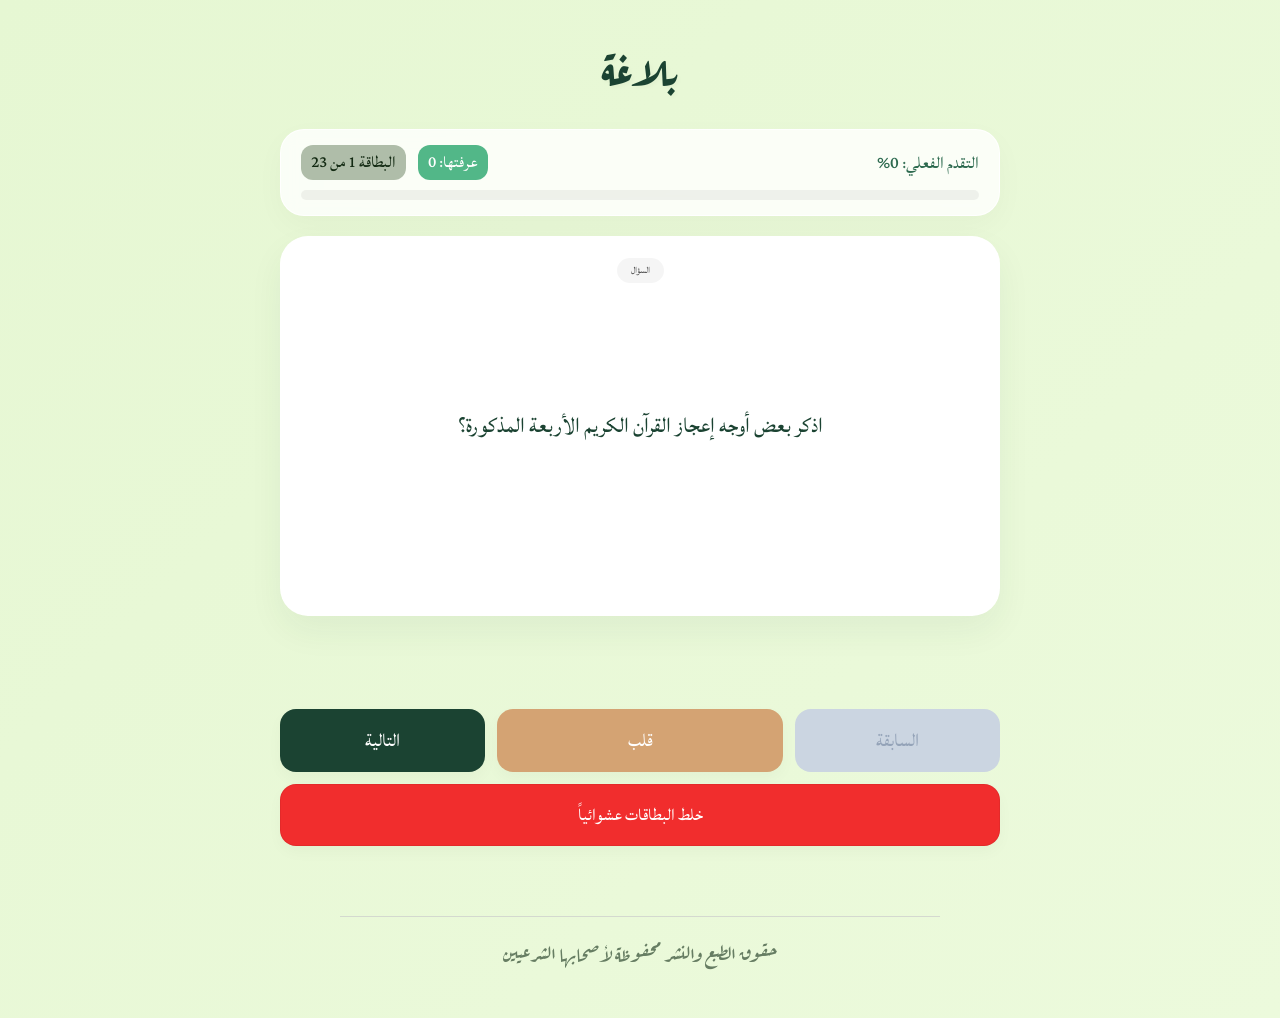
<file: balaaqaa.html>
<!DOCTYPE html>
<html lang="ar" direction="rtl">
<head>
  <meta charset="UTF-8" />
  <title>بلاغة فلاش - كفيف</title>
  <meta name="viewport" content="width=device-width, initial-scale=1.0"/>
  <meta property="og:image" content="11.png" />
  <link rel="icon" type="image/png" href="11.png"/>

  <link rel="preconnect" href="https://fonts.googleapis.com" />
   <link href="https://fonts.googleapis.com/css2?family=Aref+Ruqaa&family=Lateef&family=Montserrat:wght@500;700&display=swap" rel="stylesheet">

  <style>
    :root {
      --primary-color: #1b4332;
      --primary-light: #2d6a4f;
      --accent-color: #d4a373;
      --accent-hover: #c39262;
      --bg-gradient: linear-gradient(135deg, #e6f7d3 0%, #ecfadc 100%);
      --card-front-bg: #ffffff;
      --card-back-bg: #e8f5e9;
      --text-dark: #132a13;
      --success-color: #52b788;
      --danger-color: #e91f30;
    }

    * { box-sizing: border-box; margin: 0; padding: 0; }
    
    body {
      font-family: 'Lateef', sans-serif;
      background: var(--bg-gradient);
      min-height: 100vh;
      padding: 30px 20px;
      display: flex;
      flex-direction: column;
      align-items: center;
      direction: rtl;
      color: var(--text-dark);
    }
    
    .app-container {
      width: 100%;
      max-width: 720px;
      display: flex;
      flex-direction: column;
      align-items: center;
      gap: 20px;
    }

    .header {
      text-align: center;
      margin-bottom: 5px;
      animation: fadeInDown 0.6s ease-out;
    }

    h1 {
      font-family: 'Aref Ruqaa', serif;
      font-size: 44px;
      color: var(--primary-color);
      text-shadow: 2px 2px 4px rgba(0,0,0,0.03);
      margin-bottom: 5px;
    }

    .dashboard {
      width: 100%;
      background: rgba(255, 255, 255, 0.8);
      padding: 15px 20px;
      border-radius: 24px;
      box-shadow: 0 10px 30px rgba(0,0,0,0.03);
      backdrop-filter: blur(8px);
      border: 1px solid rgba(255,255,255,0.9);
      display: flex;
      flex-direction: column;
      gap: 10px;
    }

    .thafaas {
      display: flex;
      justify-content: space-between;
      align-items: center;
      font-size: 22px;
      color: var(--primary-light);
    }

    .dharaja {
      display: flex;
      gap: 12px;
    }

    .score-badge {
      padding: 2px 10px;
      border-radius: 12px;
      color: white;
      font-size: 21px;
    }
    .score-badge.mastered { background-color: var(--success-color); }
    .score-badge.review { background-color: #afbda9; color: var(--text-dark); }

    .progress-bar-bg {
      width: 100%;
      height: 10px;
      background-color: rgba(0, 0, 0, 0.05);
      border-radius: 10px;
      overflow: hidden;
    }

    .progress-bar-fill {
      height: 100%;
      width: 0%;
      background: linear-gradient(90deg, var(--success-color), var(--primary-light));
      border-radius: 10px;
      transition: width 0.4s cubic-bezier(0.4, 0, 0.2, 1);
    }

    .flashcard-wrapper {
      perspective: 1200px;
      width: 100%;
      height: 380px;
      cursor: pointer;
    }

    .flashcard {
      width: 100%;
      height: 100%;
      position: relative;
      transform-style: preserve-3d;
      transition: transform 0.6s cubic-bezier(0.4, 0, 0.2, 1);
    }

    .flashcard.flipped {
      transform: rotateY(180deg);
    }

    .card-side {
      position: absolute;
      width: 100%;
      height: 100%;
      backface-visibility: hidden;
      border-radius: 28px;
      padding: 35px;
      display: flex;
      flex-direction: column;
      justify-content: center;
      align-items: center;
      text-align: center;
      box-shadow: 0 15px 35px rgba(27, 67, 50, 0.06);
      border: 2px solid rgba(255,255,255,0.8);
      overflow-y: auto;
    }

    .flashcard-wrapper:hover .card-side {
      box-shadow: 0 25px 50px rgba(27, 67, 50, 0.15);
    }

    .side-front {
      background: var(--card-front-bg);
      color: var(--primary-color);
    }

    .side-back {
      background: var(--card-back-bg);
      color: var(--text-dark);
      transform: rotateY(180deg);
      border: 2px dashed var(--primary-light);
    }

    .side-hint {
      font-size: 12px;
      position: absolute;
      top: 20px;
      background: rgba(0, 0, 0, 0.04);
      padding: 4px 14px;
      border-radius: 30px;
      color: #555;
    }

    .card-text {
      font-size: 28px;
      line-height: 1.6;
      white-space: pre-line;
      word-break: break-word;
    }

    .assessment-row {
      display: flex;
      gap: 15px;
      width: 100%;
      animation: fadeIn 0.5s ease;
    }

    .assess-btn {
      flex: 1;
      font-family: 'Lateef', sans-serif;
      font-size: 20px;
      border: none;
      padding: 12px;
      border-radius: 16px;
      cursor: pointer;
      color: white;
      transition: all 0.2s ease;
      box-shadow: 0 4px 10px rgba(0,0,0,0.05);
    }
    .assess-btn.know { background-color: var(--success-color); }
    .assess-btn.know:hover { background-color: #40a073; }
    .assess-btn.dont-know { background-color: var(--danger-color); }
    .assess-btn.dont-know:hover { background-color: #d62839; }

    .controls-container {
      width: 100%;
      display: flex;
      flex-direction: column;
      gap: 12px;
    }

    .main-controls {
      display: flex;
      gap: 12px;
      width: 100%;
    }

    .game-btn {
      font-family: 'Lateef', sans-serif;
      font-size: 24px;
      border: none;
      padding: 14px 22px;
      border-radius: 16px;
      cursor: pointer;
      transition: all 0.2s ease;
      display: flex;
      align-items: center;
      justify-content: center;
      gap: 6px;
      box-shadow: 0 6px 15px rgba(0,0,0,0.03);
    }

    .btn-nav {
      background-color: var(--primary-color);
      color: white;
      flex: 2;
    }
    .btn-nav:hover:not(:disabled) {
      background-color: var(--primary-light);
    }

    .btn-flip {
      background-color: var(--accent-color);
      color: white;
      flex: 3;
    }
    .btn-flip:hover {
      background-color: var(--accent-hover);
    }

    .btn-utility {
      background-color: rgba(255, 255, 255, 0.8);
      color: var(--text-dark);
      border: 1px solid rgba(0,0,0,0.06);
      width: 100%;
      font-size: 22px;
    }
    .btn-utility:hover {
      background-color: #ffffff;
      color: var(--primary-light);
    }

    .game-btn:disabled {
      background-color: #cbd5e1;
      color: #94a3b8;
      cursor: not-allowed;
      transform: none !important;
      box-shadow: none !important;
    }

    .celebration-overlay {
      position: fixed;
      top: 0; left: 0; right: 0; bottom: 0;
      background: rgba(27, 67, 50, 0.95);
      z-index: 100;
      display: flex;
      flex-direction: column;
      justify-content: center;
      align-items: center;
      color: white;
      text-align: center;
      padding: 20px;
      opacity: 0;
      pointer-events: none;
      transition: opacity 0.5s ease;
    }
    .celebration-overlay.active {
      opacity: 1;
      pointer-events: auto;
    }
    .celebration-box {
      background: white;
      color: var(--text-dark);
      padding: 40px 30px;
      border-radius: 28px;
      max-width: 500px;
      width: 100%;
      box-shadow: 0 20px 50px rgba(0,0,0,0.3);
      transform: scale(0.8);
      transition: transform 0.5s cubic-bezier(0.34, 1.56, 0.64, 1);
    }
    .celebration-overlay.active .celebration-box {
      transform: scale(1);
    }
    .celebration-title {
      font-family: 'Aref Ruqaa', serif;
      font-size: 45px;
      color: var(--primary-color);
      margin-bottom: 15px;
    }

    .footer {
      font-family: 'Aref Ruqaa', serif;
      text-align: center;
      margin-top: 50px;
      padding: 20px 0;
      font-size: 20px;
      color: #2f4931;
      opacity: 0.7;
      border-top: 1px solid #ccc;
      width: 100%;
      max-width: 600px;
    }

    @keyframes fadeInDown {
      from { opacity: 0; transform: translateY(-20px); }
      to { opacity: 1; transform: translateY(0); }
    }
    @keyframes fadeIn { from { opacity: 0; } to { opacity: 1; } }

    @media (max-width: 600px) {
      h1 { font-size: 32px; }
      .flashcard-wrapper { height: 340px; }
      .card-text { font-size: 20px; }
      .main-controls { flex-direction: column; }
      .game-btn { width: 100%; }
    }
  </style>
</head>
<body>

  <div class="app-container">
    
    <div class="header">
      <h1>بلاغة</h1>
    </div>

    <div class="dashboard">
      <div class="thafaas">
        <div id="progressPercentage">التقدم الفعلي: 0%</div>
        <div class="dharaja">
          <span class="score-badge mastered" id="masteredCount">عرفتها: 0</span>
          <span class="score-badge review" id="cardProgress">البطاقة 0 من 0</span>
        </div>
      </div>
      <div class="progress-bar-bg">
        <div class="progress-bar-fill" id="progressBarFill"></div>
      </div>
    </div>

    <div class="flashcard-wrapper" onclick="toggleCardFlip()">
      <div class="flashcard" id="flashcardElement">
        <div class="card-side side-front">
          <span class="side-hint">السؤال</span>
          <div class="card-text" id="questionDisplay">جاري التحميل...</div>
        </div>
        <div class="card-side side-back">
          <span class="side-hint">الإجابة</span>
          <div class="card-text" id="answerDisplay">-</div>
        </div>
      </div>
    </div>

    <div class="assessment-row" id="assessmentRow" style="visibility: hidden;">
      <button class="assess-btn know" onclick="markCard(true)">عرفت الإجابة</button>
      <button class="assess-btn dont-know" onclick="markCard(false)">أحتاج لمراجعتها</button>
    </div>

    <div class="controls-container">
      <div class="main-controls">
        <button class="game-btn btn-nav" id="prevCardBtn" onclick="event.stopPropagation(); changeCard(-1)">السابقة</button>
        <button class="game-btn btn-flip" id="flipCardBtn" onclick="event.stopPropagation(); toggleCardFlip();">قلب</button>
        <button class="game-btn btn-nav" id="nextCardBtn" onclick="event.stopPropagation(); changeCard(1)">التالية</button>
      </div>
      
      <button style="background-color: rgb(241, 45, 45); color: #ffffff;" class="game-btn btn-utility" onclick="event.stopPropagation(); shuffleCards()">خلط البطاقات عشوائياً</button>
    </div>

    <footer class="footer">
      حقوق الطبع والنشر محفوظة لأصحابها الشرعيين
    </footer>

  </div>

  <div class="celebration-overlay" id="celebrationOverlay">
    <div class="celebration-box">
      <div class="celebration-title">صفق نفسك! (بالسبابتان)</div>
      <p style="font-size: 20px; margin-bottom: 20px; line-height: 1.6;">بسم الله ماشاءالله! ما هذه الاجابات الجميالة. لا أحد يستطيع أن يكون مثلك</p>
      <div style="background: #f4fbf4; padding: 15px; border-radius: 16px; margin-bottom: 25px; color: var(--primary-color);" id="finalScoreText">
        البطاقات التي عرفتها: 0 من 0
      </div>
      <button class="game-btn btn-flip" style="width:100%;" onclick="restartDeck()">إعادة المذاكرة من جديد</button>
    </div>
  </div>

  <script>
let flashcards = [
  { q: "اذكر بعض أوجه إعجاز القرآن الكريم الأربعة المذكورة؟", a: "١ - فصاحته وبلاغته.\n٢ - سلامته من التناقض والاختلاف في المضمون والمعنى.\n٣ - تناوله الدقيق للوقائع التاريخية الماضية.\n٤ - ما جاء به في مجال الأخلاق والتربية للمرء والمجتمع." },
  { q: "ما المقصود بالفصاحة؟", a: "الفصاحة هي: سلامة الألفاظ من اللحن، والإبهام، وسوء التأليف والتعقيد." },
  { q: "ما المقصود بفصاحة المفرد وفصاحة الكلام وفصاحة المتكلم عند الإمام الجرجاني؟", a: "١ - فصاحة المفرد: هي خلوصه من تنافر الحروف والغرابة ومخالفة القياس.\n٢ - فصاحة الكلام: هي خلوصه من تنافر الكلمات وضعف التأليف والتعقيد.\n٣ - فصاحة المتكلم: هي ملكة يقتدر بها المتكلم على التعبير عن المعنى بلفظ فصيح." },
  { q: "ما الفرق بين الفصاحة والبلاغة؟", a: "تقع الفصاحة صفة للكلمة والكلام والمتكلم، أما البلاغة فإنها تقع صفة للكلام والمتكلم فقط." },
  { q: "ما سر اختلاف صورة الفعل بين قوله تعالى ((تَنَزَّلُ الْمَلَائِكَةُ)) و((تَتَنَزَّلُ عَلَيْهِمُ الْمَلَائِكَةُ))؟", a: "١ - (تَنَزَّلُ): حُذفت التاء لأن النزول أقل، حيث يخص ليلة القدر التي تأتي مرة واحدة في العام.\n٢ - (تَتَنَزَّلُ): بقيت التاء لأن النزول كثير ومتكرر على المؤمنين لتبشيرهم بالجنة على مدار العام." },
  { q: "ما هو السياق التاريخي لزيارة سليمان بن عبد الملك للمدينة المنورة؟", a: "حج أمير المؤمنين سليمان بن عبد الملك عام ٩٨ هـ، وزار المدينة المنورة وأقام فيها ثلاثة أيام، ورافقه من خاصته ابن شهاب الزهري ورجاء بن حيوة." },
  { q: "كيف تم اللقاء بين سليمان بن عبد الملك وأبي حازم؟ وما الانطباع الأول؟", a: "سأل سليمان عن رجل أدرك الصحابة فأتوه بأبي حازم، وعندما دخل لم يؤذن له بالجلوس فجلس مكانه، وازدرته عينا سليمان لأنه رآه رجلاً أحور أعرج." },
  { q: "علام علل أبو حازم كراهية الناس للموت؟", a: "قال: لأنكم خربتم آخرتكم وعمرتم دنياكم، فأنتم تكرهون النقلة من العمران إلى الخراب." },
  { q: "كيف يقدم كل من المحسن والمسيء على الآخرة في حكمة أبي حازم؟", a: "١ - المحسن: يقدم كالغائب يقدم على أهله من سفر بعيد.\n٢ - المسيء: يقدم كالعبد الآبق (العاصي) يؤتى به إلى سيد غليظ شديد؛ إن شاء عفا أو عذب." },
  { q: "مَن هو أعقل الناس ومَن هو أحمق الناس في نظر أبي حازم؟", a: "١ - أعقل الناس: من تعلم العلم والحكمة وعلمها الناس.\n٢ - أحمق الناس: من حط في هوى رجل وهو ظالم، فباع آخرته بدنيا غيره." },
  { q: "ما هو أسمع الدعاء وما هي أزكى الصدقة؟", a: "١ - أسمع الدعاء: دعاء الجنتين الخائفين.\n٢ - أزكى الصدقة: جهد المقل." },
  { q: "لماذا رفض أبو حازم صحبة أمير المؤمنين سليمان بن عبد الملك؟", a: "رفض خوفاً من الركون إلى الظلم فقال: (أخاف أن أركن إلى الذين ظلموا فيذيقني الله ضعف الحياة وضعف الممات)." },
  { q: "ما هي العلة التي ذكرها أبو حازم في رفضه زيارة الملوك؟", a: "قال مبيناً المنهج الصحيح: (إنا عهدنا الملوك يأتون العلماء فصار في ذلك صلاح الفريقين)." },
  { q: "ما النصيحة الجامعة التي وجهها أبو حازم لسليمان؟ وما موقفه من عطيته؟", a: "نصحه قائلاً: (اتق الله فلا يراك حيث نهاك ولا يفتقدك حيث أمرك).\nوأمر له سليمان بهدية قدرها ألف دينار فرفض أبو حازم أخذها." },
  { q: "ما هي النظريات الثلاث الأساسية حول أصل اللغة العربية ونشأتها؟", a: "١ - مدرسة التوقيف.\n٢ - مدرسة الاصطلاح.\n٣ - مدرسة المحاكاة." },
  { q: "مَن هو زعيم مدرسة التوقيف؟ وما رأيه ودليله؟", a: "زعيمها: أبو علي الفارسي (أستاذ أبي الفتح عثمان بن جني).\nرأيه: يرى أن اللغة وحي من الله.\nدليله: قوله تعالى: ((وَعَلَّمَ آدَمَ الْأَسْمَاءَ كُلَّهَا))." },
  { q: "ما المقصود بالأسماء واللغة في آية التوقيف حسب رأي الفارسي؟", a: "المقصود بالأسماء في الآية هي (اللغة)، والمراد باللغة هنا اللغات العالمية كافة." },
  { q: "ما هو رأي مدرسة الاصطلاح في نشأة اللغة؟ وما مستندهم؟", a: "رأى كثيرون أن اللغة تواضع واصطلاح بين البشر، واستدلوا أيضاً بقوله تعالى: ((وَعَلَّمَ آدَمَ الْأَسْمَاءَ كُلَّهَا))." },
  { q: "كيف أولت مدرسة الاصطلاح معنى الآية الكريمة؟", a: "أولوها بأن الله تعالى خلق وأوجد في آدم عليه السلام القدرة على تعلم اللغة واستنباطها بنفسه." },
  { q: "ما هي الحجة اللغوية لمدرسة الاصطلاح التي نفت بها أن اللغة وحي وتوقيف؟", a: "قالوا: لو كانت اللغة وحياً وتوقيفاً لما وُجد فيها (التضاد)، و(الترادف)، و(المشترك اللفظي)." },
  { q: "ما هو رأي مدرسة المحاكاة؟ ومَن يؤيدها من اللغويين؟", a: "ترى أن أصل اللغة يعود إلى الأصوات المسموعة في الطبيعة، ويرى اللغويون المحدثون أن هذه النظرية هي الأقرب إلى الصواب." },
  { q: "ما هي العيوب الموجهة لمدرسة المحاكاة؟", a: "عدم استطاعتنا تفسير العلاقة بين الصوت والمعنى في بعض الكلمات الجامدة (مثل: منضدة - جبل - غصن)." },
  { q: "ما هو رأي وموقف الإمام ابن جني بين نظريات أصل اللغة؟", a: "وقف حائراً بين القول بالتوقيف (الوحي) وبين القول بالاصطلاح ولم يجزم بأحدهما." }
];

    let currentCardIndex = 0;
    let masteredCards = new Set(); 

    window.onload = function() {
      renderCard();
    };

    function renderCard() {
      const total = flashcards.length;
      const progressPercent = total > 1 ? Math.round((currentCardIndex / (total - 1)) * 100) : 0;
      
      document.getElementById("progressPercentage").innerText = `التقدم الفعلي: ${progressPercent}%`;
      document.getElementById("cardProgress").innerText = `البطاقة ${currentCardIndex + 1} من ${total}`;
      document.getElementById("progressBarFill").style.width = `${progressPercent}%`;
      document.getElementById("masteredCount").innerText = `عرفتها: ${masteredCards.size}`;

      document.getElementById("questionDisplay").innerText = flashcards[currentCardIndex].q;
      document.getElementById("answerDisplay").innerText = flashcards[currentCardIndex].a;

      document.getElementById("prevCardBtn").disabled = (currentCardIndex === 0);
      document.getElementById("nextCardBtn").disabled = (currentCardIndex === total - 1);
    }

    function toggleCardFlip() {
      const card = document.getElementById("flashcardElement");
      card.classList.toggle("flipped");
      
      const assessRow = document.getElementById("assessmentRow");
      if (card.classList.contains("flipped")) {
        assessRow.style.visibility = "visible";
      } else {
        assessRow.style.visibility = "hidden";
      }
    }

    function resetCardFlip() {
      document.getElementById("flashcardElement").classList.remove("flipped");
      document.getElementById("assessmentRow").style.visibility = "hidden";
    }

    function changeCard(direction) {
      const targetIndex = currentCardIndex + direction;
      if (targetIndex >= 0 && targetIndex < flashcards.length) {
        resetCardFlip();
        setTimeout(() => {
          currentCardIndex = targetIndex;
          renderCard();
        }, 180);
      }
    }

    function markCard(isMastered) {
      if (isMastered) {
        masteredCards.add(currentCardIndex);
      } else {
        masteredCards.delete(currentCardIndex);
      }
      
      if (currentCardIndex < flashcards.length - 1) {
        changeCard(1);
      } else {
        document.getElementById("finalScoreText").innerText = `البطاقات التي عرفتها بشكل متقن: ${masteredCards.size} من أصل ${flashcards.length}`;
        document.getElementById("celebrationOverlay").classList.add("active");
      }
    }

    function shuffleCards() {
      resetCardFlip();
      setTimeout(() => {
        for (let i = flashcards.length - 1; i > 0; i--) {
          const j = Math.floor(Math.random() * (i + 1));
          [flashcards[i], flashcards[j]] = [flashcards[j], flashcards[i]];
        }
        currentCardIndex = 0;
        masteredCards.clear();
        renderCard();
        alert("تم إعادة ترتيب البطاقات عشوائياً.");
      }, 200);
    }

    function restartDeck() {
      document.getElementById("celebrationOverlay").classList.remove("active");
      currentCardIndex = 0;
      masteredCards.clear();
      resetCardFlip();
      renderCard();
    }

    window.addEventListener("keydown", function(e) {
      if (e.code === "Space") {
        e.preventDefault(); 
        toggleCardFlip();
      } else if (e.key === "ArrowRight") {
        changeCard(-1); 
      } else if (e.key === "ArrowLeft") {
        changeCard(1);  
      }
    });
  </script>
</body>
</html>
</file>
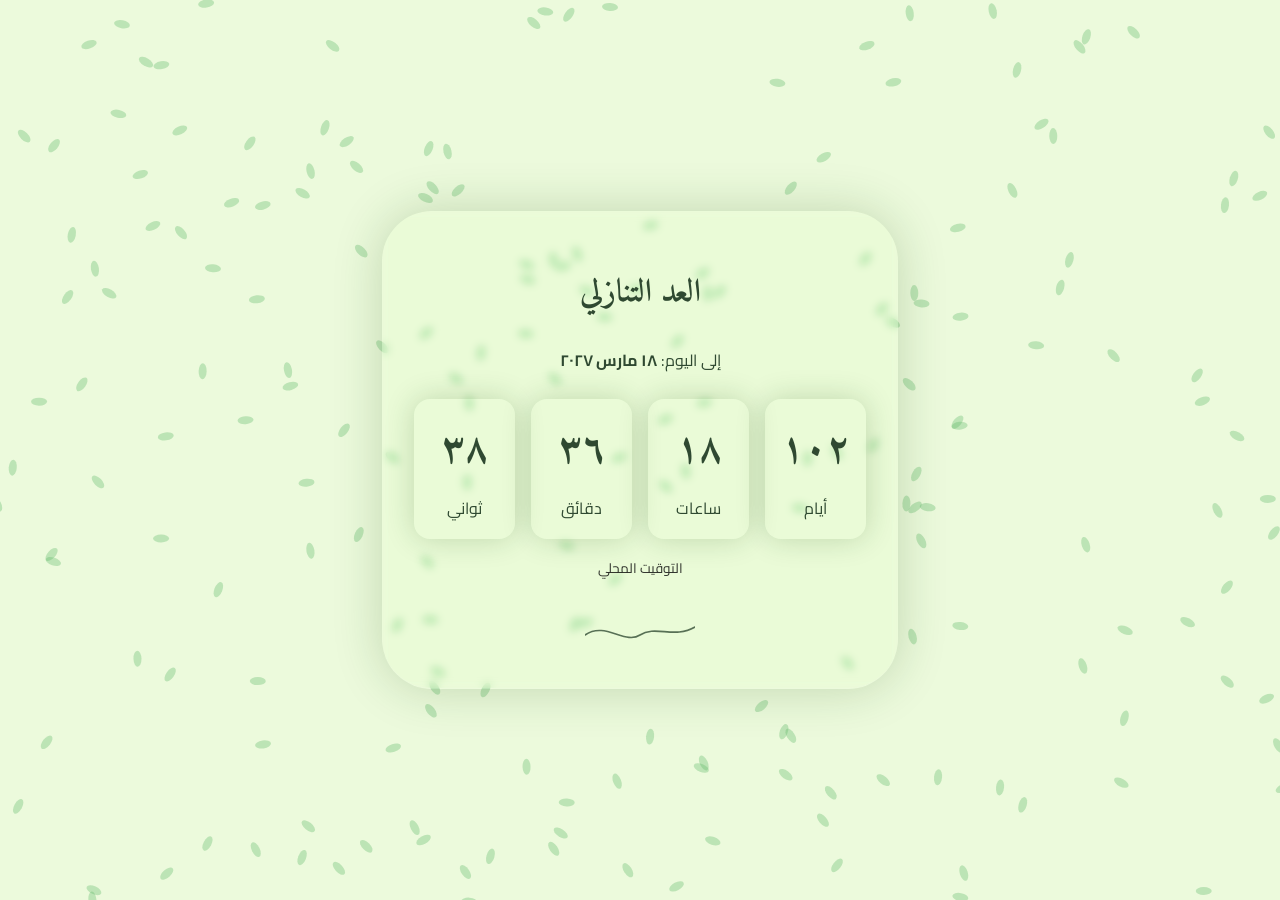
<file: countdown.html>
<!DOCTYPE html>
<html lang="ar" dir="rtl">
<head>
  <meta charset="UTF-8">
  <meta name="viewport" content="width=device-width, initial-scale=1.0">
  <title>العد التنازلي - ١٨ مارس ٢٠٢٧</title>
  <link href="https://fonts.googleapis.com/css2?family=Amiri:ital@0;1&family=Cairo:wght@400;700&display=swap" rel="stylesheet">
  <link rel="icon" type="image/png" href="11.png">
  <style>
    :root{--bg1:#ecfadc;--accent:#4392fa}
    body {
      margin:0;
      background: #ecfadc;
      font-family: 'Cairo', sans-serif;
      display:flex;
      justify-content:center;
      align-items:center;
      min-height:100vh;
      overflow:hidden;
      position:relative;
    }
    canvas#rippleCanvas {
      position:absolute;
      inset:0;
      z-index:0;
    }
    .glass { backdrop-filter: blur(4px) saturate(120%); -webkit-backdrop-filter: blur(6px); }
    @keyframes floaty { 0%{transform: translateY(0px);}50%{transform: translateY(-8px);}100%{transform: translateY(0px);} }
    @keyframes fadeIn { from{ opacity:0; transform: translateY(8px);} to{ opacity:1; transform: translateY(0);} }
    @keyframes calmWave { 0%{transform:translateY(0);}50%{transform:translateY(-3px);}100%{transform:translateY(0);} }
    .fadeIn { animation: fadeIn 1.2s ease both; }
    .animated-text { display:inline-block; animation: calmWave 5s ease-in-out infinite; }
    .card {
      border-radius: 1rem;
      padding: 1rem;
      background: #a2ff5600;
      text-align:center;
      box-shadow:0 0px 30px rgba(27, 73, 0, 0.2);
    }
    .number {
      font-size: 2rem;
      font-weight: bold;
      font-family: 'Amiri', serif;
      color:#2f4931;
      margin-bottom:0.5rem;
      animation: calmWave 6s ease-in-out infinite;
    }
    .label {
      font-size:1rem;
      color:#2f4931;
    }
    .grid {
      display:grid;
      grid-template-columns: repeat(2, 1fr);
      gap:1rem;
    }
    @media(min-width:768px){
      .grid { grid-template-columns: repeat(4,1fr);} 
      .number { font-size:2.5rem; }
    }
  </style>
</head>
<body>
  <canvas id="rippleCanvas"></canvas>

  <div class="relative w-full max-w-3xl rounded-2xl overflow-hidden shadow-2xl glass home-btn" style="box-shadow:0 0px 50px rgba(27, 73, 0, 0.2); position:relative; z-index:1; border-radius: 50px;">

    <div style="position:relative; padding:2rem; text-align:center; background: #ffffff00; border-radius: 50px;">
      <h1 class="fadeIn animated-text" style="font-size:2rem; font-family:'Amiri', serif; color:#2f4931; margin-bottom:0.5rem;">العد التنازلي</h1>
      <p class="fadeIn" style="color:#2f4931; margin-bottom:1.5rem;">
        إلى اليوم: <span class="animated-text" style="font-weight:700;">١٨ مارس ٢٠٢٧</span>
      </p>

      <div class="grid" id="countdown">
        <div class="card"><div class="number" id="days">٠٠</div><div class="label">أيام</div></div>
        <div class="card"><div class="number" id="hours">٠٠</div><div class="label">ساعات</div></div>
        <div class="card"><div class="number" id="minutes">٠٠</div><div class="label">دقائق</div></div>
        <div class="card"><div class="number" id="seconds">٠٠</div><div class="label">ثواني</div></div>
      </div>

      <p style="font-size:0.85rem; opacity:0.8; margin-top:1rem;">التوقيت المحلي</p>

      <div style="margin-top:2rem; animation: floaty 6s ease-in-out infinite;">
        <svg width="110" height="35" viewBox="0 0 110 35" fill="none" xmlns="http://www.w3.org/2000/svg">
          <path d="M0 22 C20 8 40 32 55 22 C70 12 90 26 110 14" stroke="#2f4931dd" stroke-width="1.6" stroke-linecap="round" stroke-linejoin="round" opacity="0.9" />
        </svg>
      </div>
    </div>
  </div>

  <script>
    const target = new Date(2027, 2, 18, 0, 0, 0);
    const map = ["٠","١","٢","٣","٤","٥","٦","٧","٨","٩"];
    function toArabicIndic(num){
      return String(num).split("").map(c => (c >= '0' && c <= '9' ? map[c.charCodeAt(0)-48] : c)).join("");
    }
    function pad(n){ return n.toString().padStart(2,'0'); }
    function update(){
      const now = new Date();
      let diff = Math.max(0, target-now);
      const days = Math.floor(diff / (1000*60*60*24)); diff -= days*24*60*60*1000;
      const hours = Math.floor(diff / (1000*60*60)); diff -= hours*60*60*1000;
      const minutes = Math.floor(diff / (1000*60)); diff -= minutes*60*1000;
      const seconds = Math.floor(diff/1000);
      document.getElementById('days').textContent = toArabicIndic(pad(days));
      document.getElementById('hours').textContent = toArabicIndic(pad(hours));
      document.getElementById('minutes').textContent = toArabicIndic(pad(minutes));
      document.getElementById('seconds').textContent = toArabicIndic(pad(seconds));
    }
    setInterval(update,1000);
    update();
  </script>
  <script>
    const canvas = document.getElementById('rippleCanvas');
    const ctx = canvas.getContext('2d');
    let width, height;
    
    function resize(){
      width = canvas.width = window.innerWidth;
      height = canvas.height = window.innerHeight;
    }
    window.addEventListener('resize', resize);
    resize();

    const ripples = [];
    const leaves = [];
    const btn = document.querySelector('.home-btn');

    // Initialize leaves with very low initial velocity
    for(let i=0; i<200; i++){
      leaves.push({
        x: Math.random() * width,
        y: Math.random() * height,
        drift: (Math.random() * 0.15 + 0.05), // Slower base drift
        angle: Math.random() * Math.PI * 2,
        vx: (Math.random() - 0.5) * 0.2,
        vy: (Math.random() - 0.5) * 0.2,
      });
    }

    document.addEventListener('mousemove', e => {
      ripples.push({
        type: 'circle',
        x: e.clientX, 
        y: e.clientY, 
        r: 0, 
        alpha: 0.3
      });
    });

    function spawnBtnRipple() {
        if(btn) {
            const rect = btn.getBoundingClientRect();
            const centerX = rect.left + rect.width / 2;
            const centerY = rect.top + rect.height / 2;
            ripples.push({
                type: 'rect',
                x: centerX,
                y: centerY,
                baseW: rect.width,
                baseH: rect.height,
                growth: 0,
                alpha: 0.5
            });
        }
    }

    // Increased Interval to 8 seconds for a more spacious feel
    setInterval(() => {
        spawnBtnRipple();
        setTimeout(spawnBtnRipple, 1000); // Increased delay between double ripples
    }, 8000);

    function animate(){
      ctx.clearRect(0, 0, width, height);

      // --- Ripples ---
      for(let i=0; i<ripples.length; i++){
        const rp = ripples[i];
        ctx.beginPath();
        ctx.strokeStyle = `rgba(101,186,109,${rp.alpha})`;
        ctx.lineWidth = 1.2;

        if (rp.type === 'circle') {
            ctx.arc(rp.x, rp.y, rp.r, 0, Math.PI * 2);
            ctx.stroke();
            rp.r += 1.1;
            rp.alpha -= 0.004;
        } 
        else if (rp.type === 'rect') {
            const currentW = rp.baseW + rp.growth;
            const currentH = rp.baseH + rp.growth;
            const currentRadius = 35 + (rp.growth / 2);
            if (ctx.roundRect) {
                ctx.roundRect(rp.x - currentW/2, rp.y - currentH/2, currentW, currentH, currentRadius);
            } else {
                ctx.rect(rp.x - currentW/2, rp.y - currentH/2, currentW, currentH);
            }
            ctx.stroke();
            
            // Slower growth + slower fade = much larger ripples
            rp.growth += 0.7; 
            rp.alpha -= 0.0018; 
        }

        if(rp.alpha <= 0){ 
            ripples.splice(i, 1); 
            i--; 
        }
      }

      // Button center
      let bX, bY;
      if (btn) {
          const r = btn.getBoundingClientRect();
          bX = r.left + r.width / 2;
          bY = r.top + r.height / 2;
      }

      // One-third screen radius for attraction zone
      const attractionRadius = width / 3;

      // --- Leaves ---
      for(const leaf of leaves){
        
        // 1. Localized Spiral Attraction Logic
        if (bX !== undefined) {
            const dx = bX - leaf.x;
            const dy = bY - leaf.y;
            const dist = Math.sqrt(dx*dx + dy*dy);
            
            // Only attract if within the center third of the screen
            if (dist < attractionRadius && dist > 15) {
                // Diminishing factor based on distance (stronger at edge of zone, weaker at center)
                const strength = (1 - dist/attractionRadius);
                
                // Radial pull (Extreme slow)
                const pullFactor = 0.000008 * strength;
                leaf.vx += dx * pullFactor;
                leaf.vy += dy * pullFactor;

                // Tangential force (Circular motion)
                const orbitFactor = 0.000025 * strength;
                leaf.vx += dy * orbitFactor; 
                leaf.vy += -dx * orbitFactor;
            }
        }

        // 2. Ripple Interaction
        for(const rp of ripples){
          let dx, dy, dist, isHit = false;
          const pushStrength = 1.5;

          if (rp.type === 'circle') {
              dx = leaf.x - rp.x;
              dy = leaf.y - rp.y;
              dist = Math.sqrt(dx*dx + dy*dy);
              if(dist < rp.r + 15 && dist > rp.r - 15) isHit = true;
          } 
          else if (rp.type === 'rect') {
              dx = leaf.x - rp.x;
              dy = leaf.y - rp.y;
              const halfW = (rp.baseW + rp.growth) / 2;
              const halfH = (rp.baseH + rp.growth) / 2;
              const absDx = Math.abs(dx);
              const absDy = Math.abs(dy);

              // Wider hit zone for the larger button ripple
              const onV = (absDy < halfH + 20) && (absDx > halfW - 15 && absDx < halfW + 25);
              const onH = (absDx < halfW + 20) && (absDy > halfH - 15 && absDy < halfH + 25);

              if (onV || onH) {
                 isHit = true;
                 dist = Math.sqrt(dx*dx + dy*dy); 
              }
          }

          if (isHit) {
              const d = dist || 1; 
              leaf.vx += (dx / d) * pushStrength;
              leaf.vy += (dy / d) * pushStrength;
              leaf.angle = Math.atan2(leaf.vy, leaf.vx);
          }
        }

        // Apply High Friction for "Slower" feel
        leaf.vx *= 0.99; 
        leaf.vy *= 0.99;
        
        leaf.x += leaf.vx + Math.cos(leaf.angle) * leaf.drift;
        leaf.y += leaf.vy + Math.sin(leaf.angle) * leaf.drift * 0.3;

        // Wrapping
        if(leaf.x > width + 30) leaf.x = -30;
        if(leaf.x < -30) leaf.x = width + 30;
        if(leaf.y > height + 30) leaf.y = -30;
        if(leaf.y < -30) leaf.y = height + 30;

        // Draw
        ctx.beginPath();
        ctx.ellipse(leaf.x, leaf.y, 8, 4, leaf.angle, 0, Math.PI * 2);
        ctx.fillStyle = 'rgba(101,186,109,0.35)';
        ctx.fill();
      }

      requestAnimationFrame(animate);
    }
    animate();
  </script>
</body>
</html>
</file>
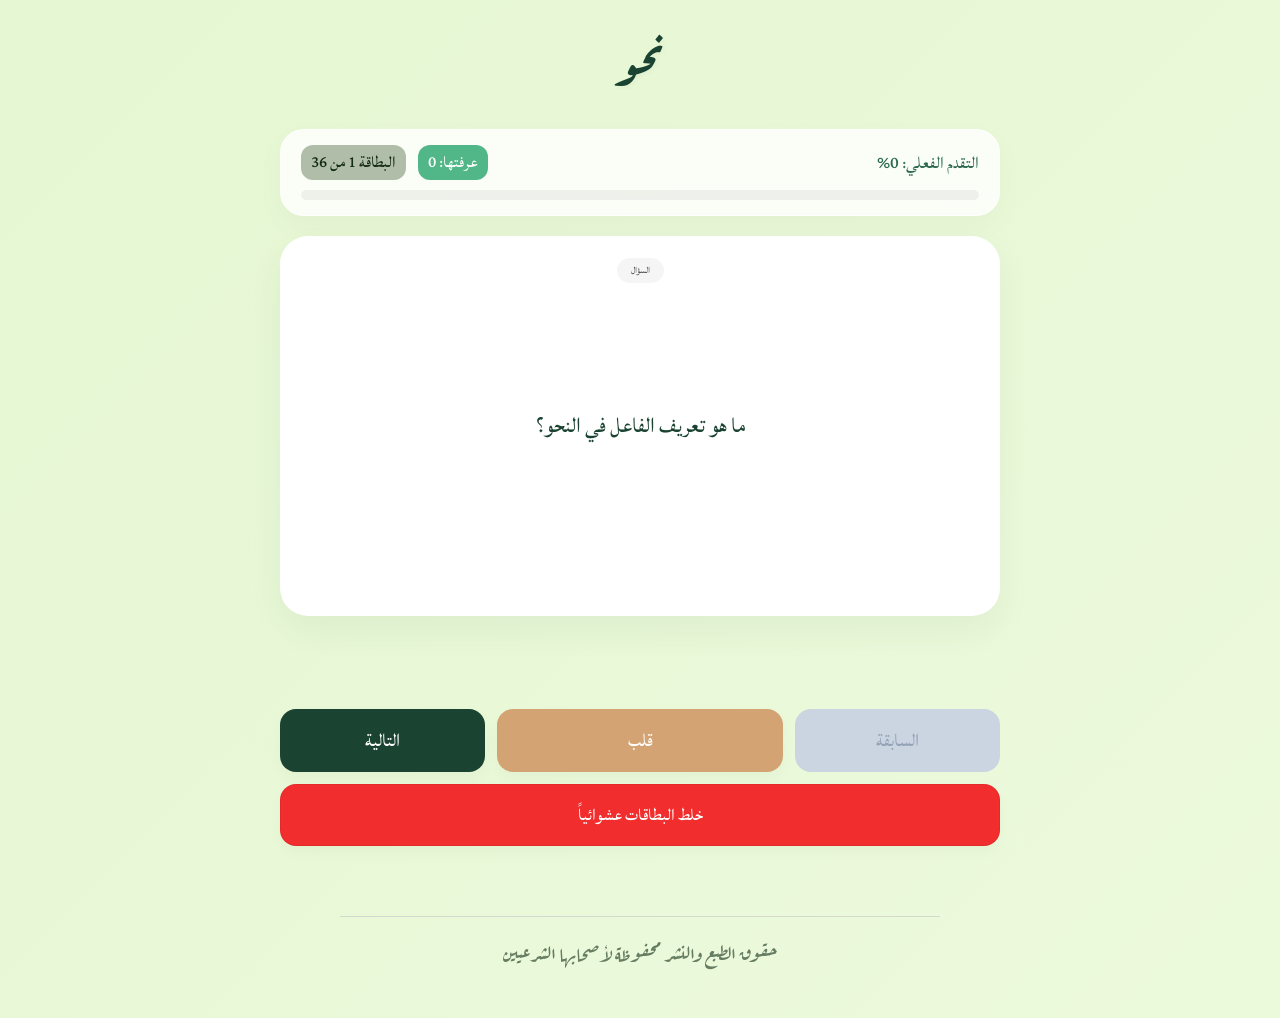
<file: nahu.html>
<!DOCTYPE html>
<html lang="ar" direction="rtl">
<head>
  <meta charset="UTF-8" />
  <title>نحو فلاش - كفيف</title>
  <meta name="viewport" content="width=device-width, initial-scale=1.0"/>
  <meta property="og:image" content="11.png" />
  <link rel="icon" type="image/png" href="11.png"/>

  <link rel="preconnect" href="https://fonts.googleapis.com" />
   <link href="https://fonts.googleapis.com/css2?family=Aref+Ruqaa&family=Lateef&family=Montserrat:wght@500;700&display=swap" rel="stylesheet">

  <style>
    :root {
      --primary-color: #1b4332;
      --primary-light: #2d6a4f;
      --accent-color: #d4a373;
      --accent-hover: #c39262;
      --bg-gradient: linear-gradient(135deg, #e6f7d3 0%, #ecfadc 100%);
      --card-front-bg: #ffffff;
      --card-back-bg: #e8f5e9;
      --text-dark: #132a13;
      --success-color: #52b788;
      --danger-color: #e91f30;
    }

    * { box-sizing: border-box; margin: 0; padding: 0; }
    
    body {
      font-family: 'Lateef', sans-serif;
      background: var(--bg-gradient);
      min-height: 100vh;
      padding: 30px 20px;
      display: flex;
      flex-direction: column;
      align-items: center;
      direction: rtl;
      color: var(--text-dark);
    }
    
    .app-container {
      width: 100%;
      max-width: 720px;
      display: flex;
      flex-direction: column;
      align-items: center;
      gap: 20px;
    }

    .header {
      text-align: center;
      margin-bottom: 5px;
      animation: fadeInDown 0.6s ease-out;
    }

    h1 {
      font-family: 'Aref Ruqaa', serif;
      font-size: 44px;
      color: var(--primary-color);
      text-shadow: 2px 2px 4px rgba(0,0,0,0.03);
      margin-bottom: 5px;
    }

    .dashboard {
      width: 100%;
      background: rgba(255, 255, 255, 0.8);
      padding: 15px 20px;
      border-radius: 24px;
      box-shadow: 0 10px 30px rgba(0,0,0,0.03);
      backdrop-filter: blur(8px);
      border: 1px solid rgba(255,255,255,0.9);
      display: flex;
      flex-direction: column;
      gap: 10px;
    }

    .thafaas {
      display: flex;
      justify-content: space-between;
      align-items: center;
      font-size: 22px;
      color: var(--primary-light);
    }

    .dharaja {
      display: flex;
      gap: 12px;
    }

    .score-badge {
      padding: 2px 10px;
      border-radius: 12px;
      color: white;
      font-size: 21px;
    }
    .score-badge.mastered { background-color: var(--success-color); }
    .score-badge.review { background-color: #afbda9; color: var(--text-dark); }

    .progress-bar-bg {
      width: 100%;
      height: 10px;
      background-color: rgba(0, 0, 0, 0.05);
      border-radius: 10px;
      overflow: hidden;
    }

    .progress-bar-fill {
      height: 100%;
      width: 0%;
      background: linear-gradient(90deg, var(--success-color), var(--primary-light));
      border-radius: 10px;
      transition: width 0.4s cubic-bezier(0.4, 0, 0.2, 1);
    }

    .flashcard-wrapper {
      perspective: 1200px;
      width: 100%;
      height: 380px;
      cursor: pointer;
    }

    .flashcard {
      width: 100%;
      height: 100%;
      position: relative;
      transform-style: preserve-3d;
      transition: transform 0.6s cubic-bezier(0.4, 0, 0.2, 1);
    }

    .flashcard.flipped {
      transform: rotateY(180deg);
    }

    .card-side {
      position: absolute;
      width: 100%;
      height: 100%;
      backface-visibility: hidden;
      border-radius: 28px;
      padding: 35px;
      display: flex;
      flex-direction: column;
      justify-content: center;
      align-items: center;
      text-align: center;
      box-shadow: 0 15px 35px rgba(27, 67, 50, 0.06);
      border: 2px solid rgba(255,255,255,0.8);
      overflow-y: auto;
    }

    .flashcard-wrapper:hover .card-side {
      box-shadow: 0 25px 50px rgba(27, 67, 50, 0.15);
    }

    .side-front {
      background: var(--card-front-bg);
      color: var(--primary-color);
    }

    .side-back {
      background: var(--card-back-bg);
      color: var(--text-dark);
      transform: rotateY(180deg);
      border: 2px dashed var(--primary-light);
    }

    .side-hint {
      font-size: 12px;
      position: absolute;
      top: 20px;
      background: rgba(0, 0, 0, 0.04);
      padding: 4px 14px;
      border-radius: 30px;
      color: #555;
    }

    .card-text {
      font-size: 28px;
      line-height: 1.6;
      white-space: pre-line;
      word-break: break-word;
    }

    .assessment-row {
      display: flex;
      gap: 15px;
      width: 100%;
      animation: fadeIn 0.5s ease;
    }

    .assess-btn {
      flex: 1;
      font-family: 'Lateef', sans-serif;
      font-size: 20px;
      border: none;
      padding: 12px;
      border-radius: 16px;
      cursor: pointer;
      color: white;
      transition: all 0.2s ease;
      box-shadow: 0 4px 10px rgba(0,0,0,0.05);
    }
    .assess-btn.know { background-color: var(--success-color); }
    .assess-btn.know:hover { background-color: #40a073; }
    .assess-btn.dont-know { background-color: var(--danger-color); }
    .assess-btn.dont-know:hover { background-color: #d62839; }

    .controls-container {
      width: 100%;
      display: flex;
      flex-direction: column;
      gap: 12px;
    }

    .main-controls {
      display: flex;
      gap: 12px;
      width: 100%;
    }

    .game-btn {
      font-family: 'Lateef', sans-serif;
      font-size: 24px;
      border: none;
      padding: 14px 22px;
      border-radius: 16px;
      cursor: pointer;
      transition: all 0.2s ease;
      display: flex;
      align-items: center;
      justify-content: center;
      gap: 6px;
      box-shadow: 0 6px 15px rgba(0,0,0,0.03);
    }

    .btn-nav {
      background-color: var(--primary-color);
      color: white;
      flex: 2;
    }
    .btn-nav:hover:not(:disabled) {
      background-color: var(--primary-light);
    }

    .btn-flip {
      background-color: var(--accent-color);
      color: white;
      flex: 3;
    }
    .btn-flip:hover {
      background-color: var(--accent-hover);
    }

    .btn-utility {
      background-color: rgba(255, 255, 255, 0.8);
      color: var(--text-dark);
      border: 1px solid rgba(0,0,0,0.06);
      width: 100%;
      font-size: 22px;
    }
    .btn-utility:hover {
      background-color: #ffffff;
      color: var(--primary-light);
    }

    .game-btn:disabled {
      background-color: #cbd5e1;
      color: #94a3b8;
      cursor: not-allowed;
      transform: none !important;
      box-shadow: none !important;
    }

    .celebration-overlay {
      position: fixed;
      top: 0; left: 0; right: 0; bottom: 0;
      background: rgba(27, 67, 50, 0.95);
      z-index: 100;
      display: flex;
      flex-direction: column;
      justify-content: center;
      align-items: center;
      color: white;
      text-align: center;
      padding: 20px;
      opacity: 0;
      pointer-events: none;
      transition: opacity 0.5s ease;
    }
    .celebration-overlay.active {
      opacity: 1;
      pointer-events: auto;
    }
    .celebration-box {
      background: white;
      color: var(--text-dark);
      padding: 40px 30px;
      border-radius: 28px;
      max-width: 500px;
      width: 100%;
      box-shadow: 0 20px 50px rgba(0,0,0,0.3);
      transform: scale(0.8);
      transition: transform 0.5s cubic-bezier(0.34, 1.56, 0.64, 1);
    }
    .celebration-overlay.active .celebration-box {
      transform: scale(1);
    }
    .celebration-title {
      font-family: 'Aref Ruqaa', serif;
      font-size: 45px;
      color: var(--primary-color);
      margin-bottom: 15px;
    }

    .footer {
      font-family: 'Aref Ruqaa', serif;
      text-align: center;
      margin-top: 50px;
      padding: 20px 0;
      font-size: 20px;
      color: #2f4931;
      opacity: 0.7;
      border-top: 1px solid #ccc;
      width: 100%;
      max-width: 600px;
    }

    @keyframes fadeInDown {
      from { opacity: 0; transform: translateY(-20px); }
      to { opacity: 1; transform: translateY(0); }
    }
    @keyframes fadeIn { from { opacity: 0; } to { opacity: 1; } }

    @media (max-width: 600px) {
      h1 { font-size: 32px; }
      .flashcard-wrapper { height: 340px; }
      .card-text { font-size: 20px; }
      .main-controls { flex-direction: column; }
      .game-btn { width: 100%; }
    }
  </style>
</head>
<body>

  <div class="app-container">
    
    <div class="header">
      <h1>نحو</h1>
    </div>

    <div class="dashboard">
      <div class="thafaas">
        <div id="progressPercentage">التقدم الفعلي: 0%</div>
        <div class="dharaja">
          <span class="score-badge mastered" id="masteredCount">عرفتها: 0</span>
          <span class="score-badge review" id="cardProgress">البطاقة 0 من 0</span>
        </div>
      </div>
      <div class="progress-bar-bg">
        <div class="progress-bar-fill" id="progressBarFill"></div>
      </div>
    </div>

    <div class="flashcard-wrapper" onclick="toggleCardFlip()">
      <div class="flashcard" id="flashcardElement">
        <div class="card-side side-front">
          <span class="side-hint">السؤال</span>
          <div class="card-text" id="questionDisplay">جاري التحميل...</div>
        </div>
        <div class="card-side side-back">
          <span class="side-hint">الإجابة</span>
          <div class="card-text" id="answerDisplay">-</div>
        </div>
      </div>
    </div>

    <div class="assessment-row" id="assessmentRow" style="visibility: hidden;">
      <button class="assess-btn know" onclick="markCard(true)">عرفت الإجابة</button>
      <button class="assess-btn dont-know" onclick="markCard(false)">أحتاج لمراجعتها</button>
    </div>

    <div class="controls-container">
      <div class="main-controls">
        <button class="game-btn btn-nav" id="prevCardBtn" onclick="event.stopPropagation(); changeCard(-1)">السابقة</button>
        <button class="game-btn btn-flip" id="flipCardBtn" onclick="event.stopPropagation(); toggleCardFlip();">قلب</button>
        <button class="game-btn btn-nav" id="nextCardBtn" onclick="event.stopPropagation(); changeCard(1)">التالية</button>
      </div>
      
      <button style="background-color: rgb(241, 45, 45); color: #ffffff;" class="game-btn btn-utility" onclick="event.stopPropagation(); shuffleCards()">خلط البطاقات عشوائياً</button>
    </div>

    <footer class="footer">
      حقوق الطبع والنشر محفوظة لأصحابها الشرعيين
    </footer>

  </div>

  <div class="celebration-overlay" id="celebrationOverlay">
    <div class="celebration-box">
      <div class="celebration-title">صفق نفسك! (بالسبابتان)</div>
      <p style="font-size: 20px; margin-bottom: 20px; line-height: 1.6;">بسم الله ماشاءالله! ما هذه الاجابات الجميالة. لا أحد يستطيع أن يكون مثلك</p>
      <div style="background: #f4fbf4; padding: 15px; border-radius: 16px; margin-bottom: 25px; color: var(--primary-color);" id="finalScoreText">
        البطاقات التي عرفتها: 0 من 0
      </div>
      <button class="game-btn btn-flip" style="width:100%;" onclick="restartDeck()">إعادة المذاكرة من جديد</button>
    </div>
  </div>

  <script>
let flashcards = [
  { q: "ما هو تعريف الفاعل في النحو؟", a: "هو الاسم المسند إليه فعل على طريقة (فَعَلَ) أو ما يشبهه." },
  { q: "ما هو الحكم الإعرابي الثابت للفاعل؟", a: "الحكم الإعرابي للفاعل هو الرفع دائماً." },
  { q: "ما حكم تقديم الفاعل على رافعه (الفعل)؟", a: "حكمه وجوب التأخر عن رافعه، ولا يجوز تقديمه عليه مطلقاً." },
  { q: "ماذا يُعرب الاسم إذا تقدّم على الفعل؟", a: "يُعرب الاسم في هذه الحالة مبتدأً، وتكون الجملة الفعلية بعده في محل رفع خبر." },
  { q: "ما حكم اقتران الفعل بعلامتي التثنية والجمع إذا كان الفاعل مثنى أو جمعاً؟", a: "لا يجوز أن يُثنى الفعل أو يُجمع، بل يلزم حالة الإفراد دائماً." },
  { q: "ما هي أوجه إعراب ما ظاهره تثنية الفعل وجمعه في كلام العرب مثل حديث (يتعاقبون فيكم ملائكة)؟", a: "١ - أن يكون الاسم المؤخر مبتدأً، والفعل والفاعل قبله خبر مقدم.\n٢ - أن يكون الاسم المؤخر بدلاً من الضمير المتصل بالفعل." },
  { q: "متى يُحذف الفعل مع الفاعل جوازاً؟ مع التمثيل.", a: "يُحذف جوازاً إذا دلّ عليه دليل.\nمثل: أن يقال من يقرأ؟ فتقول محمد." },
  { q: "متى يُحذف الفعل وجوباً؟ وما إعراب الاسم المرفوع بعد هذه الأدوات؟", a: "يُحذف وجوباً بعد (إن) و(إذا) الشرطيتين.\nويُعرب الاسم المرفوع بعدها فاعلاً لفعل محذوف وجوباً." },
  { q: "ما الذي يلحق الفعل الماضي إذا أُسند إلى فاعل مؤنث؟", a: "تلحقه تاء التأنيث الساكنة في آخره، ولا فرق في ذلك بين المؤنث الحقيقي والمجازي." },
  { q: "ما هي مواضع وجوب تأنيث الفعل مع الفاعل المؤنث؟", a: "١ - إذا أُسند الفعل إلى ضمير مستتر يعود على مؤنث حقيقي أو مجازي.\n٢ - إذا كان الفاعل اسماً ظاهراً حقيقي التأنيث متصلاً بالفعل مباشرة." },
  { q: "ما هي مواضع جواز تأنيث وتذكير الفعل مع الفاعل المؤنث؟", a: "١ - مع المؤنث الظاهر مجازي التأنيث.\n٢ - مع جمع التكسير للمذكر أو المؤنث.\n٣ - مع جمع المؤنث السالم." },
  { q: "ما هو الأصل في ترتيب الجملة الفعلية من حيث الفاعل والمفعول به؟", a: "الأصل أن يلي الفاعلُ الفعلَ مباشرة، والأصل في المفعول به أن يأتي بعد الفاعل." },
  { q: "ما هي مواضع وجوب تقديم المفعول به على الفعل؟", a: "١ - إذا كان المفعول به اسم شرط.\n٢ - إذا كان المفعول به اسم استفهام.\n٣ - إذا كان المفعول به ضميراً منفصلاً لو تأخر لزم اتصاله." },
  { q: "متى يجب تقديم الفاعل على المفعول به؟", a: "يجب تقديم الفاعل إذا خيف اللبس وحدث شك بسبب خفاء علامات الإعراب وعدم وجود قرينة." },
  { q: "متى يجوز التقديم والتأخير بين الفاعل والمفعول به عند خفاء الإعراب؟", a: "يجوز التقديم والتأخير إذا وجدت علامة أو قرينة واضحة تبيّن الفاعل من المفعول به." },
  { q: "ما الذي يحدث عند حذف الفاعل؟ وما الأحكام التي يكتسبها نائب الفاعل؟", a: "يُحذف الفاعل ويقام المفعول به مقامه.\nويكتسب أحكام الفاعل وهي: لزوم الرفع، ووجوب التأخر عن رافعه، وعدم جواز حذفه." },
  { q: "كيف يُصاغ الفعل المبني للمجهول من الماضي والمضارع؟", a: "- من الماضي: يُضم أوله ويُكسر ما قبل آخره.\n- من المضارع: يُضم أوله ويُفتح ما قبل آخره." },
  { q: "كيف يُصاغ الفعل المبني للمجهول إذا كان مبدوءاً بتاء زائدة أو همزة وصل؟", a: "- المبدوء بتاء زائدة: يُضم أوله وثانيه.\n- المبدوء بهمزة وصل: يُضم أوله وثالثه." },
  { q: "ما هو تعريف الاستثناء في النحو؟", a: "هو إخراج الاسم الواقع بعد أداة الاستثناء من حكم ما قبله." },
  { q: "ما هي أركان الاستثناء الثلاثة؟", a: "١ - المستثنى منه (يقع قبل الأداة).\n٢ - أداة الاستثناء.\n٣ - المستثنى (يقع بعد الأداة)." },
  { q: "متى يجب نصب المستثنى بـ (إلا)؟ مع التمثيل.", a: "يججب نصبه إذا كانت الجملة تامة موجبة.\nمثل: حضر الطلاب إلا طالباً." },
  { q: "ما حكم المستثنى بـ (إلا) إذا كانت الجملة تامة منفية؟ مع التمثيل.", a: "يجوز فيه وجهان: النصب على الاستثناء، أو الإتباع على البدلية.\nمثل: ما نجح الطلاب إلا طالباً / إلا طالبٌ." },
  { q: "كيف يُعرب المستثنى بـ (إلا) إذا كانت الجملة ناقصة منفية؟", a: "يُعرب حسب موقعه في الجملة كأن أداة الاستثناء غير موجودة." },
  { q: "كيف تُعرب أداتا الاستثناء (غير وسوى)؟", a: "تُعربان بنفس إعراب المستثنى الواقع بعد (إلا) بحسب أحوال الجملة الثلاثة، وتُعرب سوى بحركات مقدرة." },
  { q: "ما هو الحكم الإعرابي الثابت للاسم الواقع بعد (غير وسوى)؟", a: "يكون الاسم الواقع بعدهما واجب الجر بالإضافة (مضاف إليه) دائماً." },
  { q: "ما حكم الاستثناء بعد الأفعال (ليس ولا يكون)؟ وما وضع اسمها؟", a: "يجب نصب المستثنى بعدهما على أنه خبرها.\nأما اسمها فيكون ضميراً مستتراً وجوباً." },
  { q: "ما حكم المستثنى بـ (خلا، عدا، حاشا) إذا لم تسبقها ما المصدرية؟", a: "يجوز فيه وجهان:\n١ - الجر: على اعتبار أنها حروف جر.\n٢ - النصب: على اعتبار أنها أفعال ماضية والفاعل مستتر." },
  { q: "ما حكم دخول ما المصدرية على (خلا وأخواتها)؟ وما حكم المستثنى بعدها؟", a: "إذا دخلت ما يتعين أن تكون أفعالاً فقط ولا يجوز أن تكون حروف جر.\nولذلك يجب نصب المستثنى بعدها على أنه مفعول به." },
  { q: "ما هو تعريف الحال في النحو؟ وما هو أصلها وأصل صاحبها؟", a: "الحال: وصف فضلة منصوب يأتي للدلالة على هيئة صاحب الحال.\nالأصل فيها أن تكون نكرة، والأصل في صاحبها أن يكون معرفة." },
  { q: "هل تأتي الحال جملة؟ وما شرطها؟", a: "نعم، تأتي جملة اسمية أو فعلية، ولا بد لها من رابط (كالواو أو الضمير أو كلاهما) يربطها بالصاحب." },
  { q: "هل تأتي الحال شبه جملة؟ وما حكمها من حيث الرابط؟", a: "نعم، تأتي شبه جملة (ظرف أو جار ومجرور) وتكون في محل نصب.\nولا تحتاج شبه الجملة إلى رابط مطلقاً." },
  { q: "ما هي شروط مجيء صاحب الحال نكرة؟", a: "١ - أن يتقدم الحال على صاحبها النكرة.\n٢ - أن يُخصّص صاحب الحال بوصف أو إضافة.\n٣ - أن تكون الجملة منفية أو مسبوقة بنفي." },
  { q: "ما هي أقسام الحال المؤكدة؟ مع التمثيل.", a: "١ - مؤكدة للعامل: مثل (وأرسلناك للناس رسولاً).\n٢ - مؤكدة لمضمون الجملة: مثل (أنا زيد معروفاً)." },
  { q: "ما حكم تعدد الحال لصاحبها؟", a: "يجوز تعدد الحال سواء كان صاحبها مفرداً أو متعدداً." },
  { q: "ما العمل إذا تعددت الحال لصاحب متعدد ولم يُعلم أي الحالين لأي الصاحبين؟", a: "عند خفاء اللبس، تُجعل الحال الأولى للاسم الثاني، وتُجعل الحال الثانية للاسم الأول." },
  { q: "ما حكم حذف عامل الحال؟ مع التمثيل.", a: "- جوازاً: إذا دلّ عليه دليل (مثل جواب راكباً لمن سألك كيف جئت؟).\n- وجوباً: مع الحال المؤكدة لمضمون الجملة." }
];

    let currentCardIndex = 0;
    let masteredCards = new Set(); 

    window.onload = function() {
      renderCard();
    };

    function renderCard() {
      const total = flashcards.length;
      const progressPercent = total > 1 ? Math.round((currentCardIndex / (total - 1)) * 100) : 0;
      
      document.getElementById("progressPercentage").innerText = `التقدم الفعلي: ${progressPercent}%`;
      document.getElementById("cardProgress").innerText = `البطاقة ${currentCardIndex + 1} من ${total}`;
      document.getElementById("progressBarFill").style.width = `${progressPercent}%`;
      document.getElementById("masteredCount").innerText = `عرفتها: ${masteredCards.size}`;

      document.getElementById("questionDisplay").innerText = flashcards[currentCardIndex].q;
      document.getElementById("answerDisplay").innerText = flashcards[currentCardIndex].a;

      document.getElementById("prevCardBtn").disabled = (currentCardIndex === 0);
      document.getElementById("nextCardBtn").disabled = (currentCardIndex === total - 1);
    }

    function toggleCardFlip() {
      const card = document.getElementById("flashcardElement");
      card.classList.toggle("flipped");
      
      const assessRow = document.getElementById("assessmentRow");
      if (card.classList.contains("flipped")) {
        assessRow.style.visibility = "visible";
      } else {
        assessRow.style.visibility = "hidden";
      }
    }

    function resetCardFlip() {
      document.getElementById("flashcardElement").classList.remove("flipped");
      document.getElementById("assessmentRow").style.visibility = "hidden";
    }

    function changeCard(direction) {
      const targetIndex = currentCardIndex + direction;
      if (targetIndex >= 0 && targetIndex < flashcards.length) {
        resetCardFlip();
        setTimeout(() => {
          currentCardIndex = targetIndex;
          renderCard();
        }, 180);
      }
    }

    function markCard(isMastered) {
      if (isMastered) {
        masteredCards.add(currentCardIndex);
      } else {
        masteredCards.delete(currentCardIndex);
      }
      
      if (currentCardIndex < flashcards.length - 1) {
        changeCard(1);
      } else {
        document.getElementById("finalScoreText").innerText = `البطاقات التي عرفتها بشكل متقن: ${masteredCards.size} من أصل ${flashcards.length}`;
        document.getElementById("celebrationOverlay").classList.add("active");
      }
    }

    function shuffleCards() {
      resetCardFlip();
      setTimeout(() => {
        for (let i = flashcards.length - 1; i > 0; i--) {
          const j = Math.floor(Math.random() * (i + 1));
          [flashcards[i], flashcards[j]] = [flashcards[j], flashcards[i]];
        }
        currentCardIndex = 0;
        masteredCards.clear();
        renderCard();
        alert("تم إعادة ترتيب البطاقات عشوائياً.");
      }, 200);
    }

    function restartDeck() {
      document.getElementById("celebrationOverlay").classList.remove("active");
      currentCardIndex = 0;
      masteredCards.clear();
      resetCardFlip();
      renderCard();
    }

    window.addEventListener("keydown", function(e) {
      if (e.code === "Space") {
        e.preventDefault(); 
        toggleCardFlip();
      } else if (e.key === "ArrowRight") {
        changeCard(-1); 
      } else if (e.key === "ArrowLeft") {
        changeCard(1);  
      }
    });
  </script>
</body>
</html>
</file>
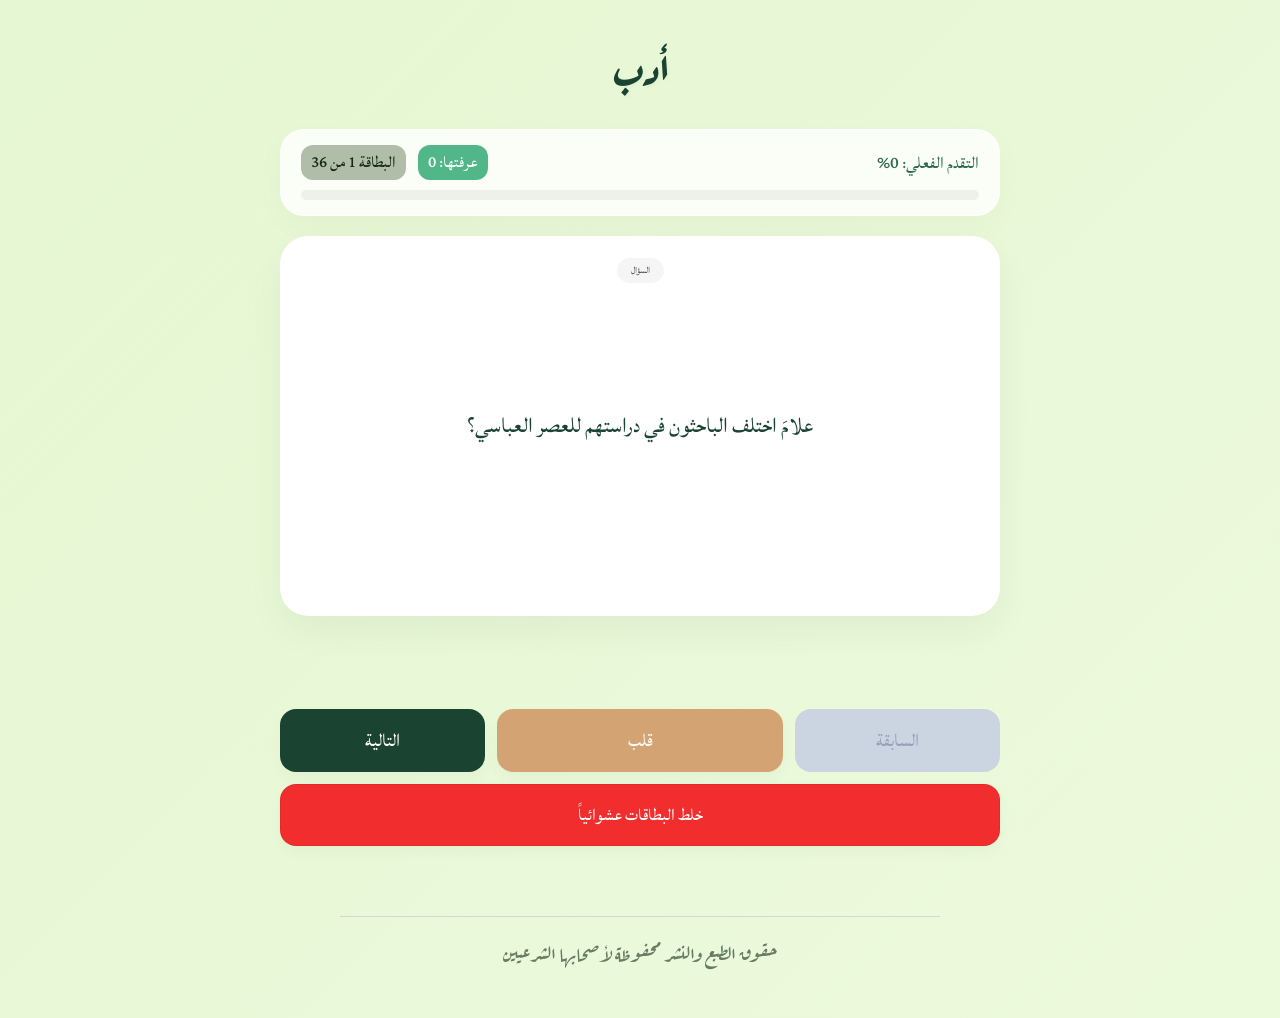
<file: flash/adab.html>
<!DOCTYPE html>
<html lang="ar" direction="rtl">
<head>
  <meta charset="UTF-8" />
  <title>أدب فلاش - كفيف</title>
  <meta name="viewport" content="width=device-width, initial-scale=1.0"/>
  <meta property="og:image" content="../11.png" />
  <link rel="icon" type="image/png" href="../11.png"/>

  <link rel="preconnect" href="https://fonts.googleapis.com" />
   <link href="https://fonts.googleapis.com/css2?family=Aref+Ruqaa&family=Lateef&family=Montserrat:wght@500;700&display=swap" rel="stylesheet">

  <style>
    :root {
      --primary-color: #1b4332;
      --primary-light: #2d6a4f;
      --accent-color: #d4a373;
      --accent-hover: #c39262;
      --bg-gradient: linear-gradient(135deg, #e6f7d3 0%, #ecfadc 100%);
      --card-front-bg: #ffffff;
      --card-back-bg: #e8f5e9;
      --text-dark: #132a13;
      --success-color: #52b788;
      --danger-color: #e91f30;
    }

    * { box-sizing: border-box; margin: 0; padding: 0; }
    
    body {
      font-family: 'Lateef', sans-serif;
      background: var(--bg-gradient);
      min-height: 100vh;
      padding: 30px 20px;
      display: flex;
      flex-direction: column;
      align-items: center;
      direction: rtl;
      color: var(--text-dark);
    }
    
    .app-container {
      width: 100%;
      max-width: 720px;
      display: flex;
      flex-direction: column;
      align-items: center;
      gap: 20px;
    }

    .header {
      text-align: center;
      margin-bottom: 5px;
      animation: fadeInDown 0.6s ease-out;
    }

    h1 {
      font-family: 'Aref Ruqaa', serif;
      font-size: 44px;
      color: var(--primary-color);
      text-shadow: 2px 2px 4px rgba(0,0,0,0.03);
      margin-bottom: 5px;
    }

    .dashboard {
      width: 100%;
      background: rgba(255, 255, 255, 0.8);
      padding: 15px 20px;
      border-radius: 24px;
      box-shadow: 0 10px 30px rgba(0,0,0,0.03);
      backdrop-filter: blur(8px);
      border: 1px solid rgba(255,255,255,0.9);
      display: flex;
      flex-direction: column;
      gap: 10px;
    }

    .thafaas {
      display: flex;
      justify-content: space-between;
      align-items: center;
      font-size: 22px;
      color: var(--primary-light);
    }

    .dharaja {
      display: flex;
      gap: 12px;
    }

    .score-badge {
      padding: 2px 10px;
      border-radius: 12px;
      color: white;
      font-size: 21px;
    }
    .score-badge.mastered { background-color: var(--success-color); }
    .score-badge.review { background-color: #afbda9; color: var(--text-dark); }

    .progress-bar-bg {
      width: 100%;
      height: 10px;
      background-color: rgba(0, 0, 0, 0.05);
      border-radius: 10px;
      overflow: hidden;
    }

    .progress-bar-fill {
      height: 100%;
      width: 0%;
      background: linear-gradient(90deg, var(--success-color), var(--primary-light));
      border-radius: 10px;
      transition: width 0.4s cubic-bezier(0.4, 0, 0.2, 1);
    }

    .flashcard-wrapper {
      perspective: 1200px;
      width: 100%;
      height: 380px;
      cursor: pointer;
    }

    .flashcard {
      width: 100%;
      height: 100%;
      position: relative;
      transform-style: preserve-3d;
      transition: transform 0.6s cubic-bezier(0.4, 0, 0.2, 1);
    }

    .flashcard.flipped {
      transform: rotateY(180deg);
    }

    .card-side {
      position: absolute;
      width: 100%;
      height: 100%;
      backface-visibility: hidden;
      border-radius: 28px;
      padding: 35px;
      display: flex;
      flex-direction: column;
      justify-content: center;
      align-items: center;
      text-align: center;
      box-shadow: 0 15px 35px rgba(27, 67, 50, 0.06);
      border: 2px solid rgba(255,255,255,0.8);
      overflow-y: auto;
    }

    .flashcard-wrapper:hover .card-side {
      box-shadow: 0 25px 50px rgba(27, 67, 50, 0.15);
    }

    .side-front {
      background: var(--card-front-bg);
      color: var(--primary-color);
    }

    .side-back {
      background: var(--card-back-bg);
      color: var(--text-dark);
      transform: rotateY(180deg);
      border: 2px dashed var(--primary-light);
    }

    .side-hint {
      font-size: 12px;
      position: absolute;
      top: 20px;
      background: rgba(0, 0, 0, 0.04);
      padding: 4px 14px;
      border-radius: 30px;
      color: #555;
    }

    .card-text {
      font-size: 28px;
      line-height: 1.6;
      white-space: pre-line;
      word-break: break-word;
    }

    .assessment-row {
      display: flex;
      gap: 15px;
      width: 100%;
      animation: fadeIn 0.5s ease;
    }

    .assess-btn {
      flex: 1;
      font-family: 'Lateef', sans-serif;
      font-size: 20px;
      border: none;
      padding: 12px;
      border-radius: 16px;
      cursor: pointer;
      color: white;
      transition: all 0.2s ease;
      box-shadow: 0 4px 10px rgba(0,0,0,0.05);
    }
    .assess-btn.know { background-color: var(--success-color); }
    .assess-btn.know:hover { background-color: #40a073; }
    .assess-btn.dont-know { background-color: var(--danger-color); }
    .assess-btn.dont-know:hover { background-color: #d62839; }

    .controls-container {
      width: 100%;
      display: flex;
      flex-direction: column;
      gap: 12px;
    }

    .main-controls {
      display: flex;
      gap: 12px;
      width: 100%;
    }

    .game-btn {
      font-family: 'Lateef', sans-serif;
      font-size: 24px;
      border: none;
      padding: 14px 22px;
      border-radius: 16px;
      cursor: pointer;
      transition: all 0.2s ease;
      display: flex;
      align-items: center;
      justify-content: center;
      gap: 6px;
      box-shadow: 0 6px 15px rgba(0,0,0,0.03);
    }

    .btn-nav {
      background-color: var(--primary-color);
      color: white;
      flex: 2;
    }
    .btn-nav:hover:not(:disabled) {
      background-color: var(--primary-light);
    }

    .btn-flip {
      background-color: var(--accent-color);
      color: white;
      flex: 3;
    }
    .btn-flip:hover {
      background-color: var(--accent-hover);
    }

    .btn-utility {
      background-color: rgba(255, 255, 255, 0.8);
      color: var(--text-dark);
      border: 1px solid rgba(0,0,0,0.06);
      width: 100%;
      font-size: 22px;
    }
    .btn-utility:hover {
      background-color: #ffffff;
      color: var(--primary-light);
    }

    .game-btn:disabled {
      background-color: #cbd5e1;
      color: #94a3b8;
      cursor: not-allowed;
      transform: none !important;
      box-shadow: none !important;
    }

    .celebration-overlay {
      position: fixed;
      top: 0; left: 0; right: 0; bottom: 0;
      background: rgba(27, 67, 50, 0.95);
      z-index: 100;
      display: flex;
      flex-direction: column;
      justify-content: center;
      align-items: center;
      color: white;
      text-align: center;
      padding: 20px;
      opacity: 0;
      pointer-events: none;
      transition: opacity 0.5s ease;
    }
    .celebration-overlay.active {
      opacity: 1;
      pointer-events: auto;
    }
    .celebration-box {
      background: white;
      color: var(--text-dark);
      padding: 40px 30px;
      border-radius: 28px;
      max-width: 500px;
      width: 100%;
      box-shadow: 0 20px 50px rgba(0,0,0,0.3);
      transform: scale(0.8);
      transition: transform 0.5s cubic-bezier(0.34, 1.56, 0.64, 1);
    }
    .celebration-overlay.active .celebration-box {
      transform: scale(1);
    }
    .celebration-title {
      font-family: 'Aref Ruqaa', serif;
      font-size: 45px;
      color: var(--primary-color);
      margin-bottom: 15px;
    }

    .footer {
      font-family: 'Aref Ruqaa', serif;
      text-align: center;
      margin-top: 50px;
      padding: 20px 0;
      font-size: 20px;
      color: #2f4931;
      opacity: 0.7;
      border-top: 1px solid #ccc;
      width: 100%;
      max-width: 600px;
    }

    @keyframes fadeInDown {
      from { opacity: 0; transform: translateY(-20px); }
      to { opacity: 1; transform: translateY(0); }
    }
    @keyframes fadeIn { from { opacity: 0; } to { opacity: 1; } }

    @media (max-width: 600px) {
      h1 { font-size: 32px; }
      .flashcard-wrapper { height: 340px; }
      .card-text { font-size: 20px; }
      .main-controls { flex-direction: column; }
      .game-btn { width: 100%; }
    }
  </style>
</head>
<body>

  <div class="app-container">
    
    <div class="header">
      <h1>أدب</h1>
    </div>

    <div class="dashboard">
      <div class="thafaas">
        <div id="progressPercentage">التقدم الفعلي: 0%</div>
        <div class="dharaja">
          <span class="score-badge mastered" id="masteredCount">عرفتها: 0</span>
          <span class="score-badge review" id="cardProgress">البطاقة 0 من 0</span>
        </div>
      </div>
      <div class="progress-bar-bg">
        <div class="progress-bar-fill" id="progressBarFill"></div>
      </div>
    </div>

    <div class="flashcard-wrapper" onclick="toggleCardFlip()">
      <div class="flashcard" id="flashcardElement">
        <div class="card-side side-front">
          <span class="side-hint">السؤال</span>
          <div class="card-text" id="questionDisplay">جاري التحميل...</div>
        </div>
        <div class="card-side side-back">
          <span class="side-hint">الإجابة</span>
          <div class="card-text" id="answerDisplay">-</div>
        </div>
      </div>
    </div>

    <div class="assessment-row" id="assessmentRow" style="visibility: hidden;">
      <button class="assess-btn know" onclick="markCard(true)">عرفت الإجابة</button>
      <button class="assess-btn dont-know" onclick="markCard(false)">أحتاج لمراجعتها</button>
    </div>

    <div class="controls-container">
      <div class="main-controls">
        <button class="game-btn btn-nav" id="prevCardBtn" onclick="event.stopPropagation(); changeCard(-1)">السابقة</button>
        <button class="game-btn btn-flip" id="flipCardBtn" onclick="event.stopPropagation(); toggleCardFlip();">قلب</button>
        <button class="game-btn btn-nav" id="nextCardBtn" onclick="event.stopPropagation(); changeCard(1)">التالية</button>
      </div>
      
      <button style="background-color: rgb(241, 45, 45); color: #ffffff;" class="game-btn btn-utility" onclick="event.stopPropagation(); shuffleCards()">خلط البطاقات عشوائياً</button>
    </div>

    <footer class="footer">
      حقوق الطبع والنشر محفوظة لأصحابها الشرعيين
    </footer>

  </div>

  <div class="celebration-overlay" id="celebrationOverlay">
    <div class="celebration-box">
      <div class="celebration-title">صفق نفسك! (بالسبابتان)</div>
      <p style="font-size: 20px; margin-bottom: 20px; line-height: 1.6;">بسم الله ماشاءالله! ما هذه الاجابات الجميالة. لا أحد يستطيع أن يكون مثلك</p>
      <div style="background: #f4fbf4; padding: 15px; border-radius: 16px; margin-bottom: 25px; color: var(--primary-color);" id="finalScoreText">
        البطاقات التي عرفتها: 0 من 0
      </div>
      <button class="game-btn btn-flip" style="width:100%;" onclick="restartDeck()">إعادة المذاكرة من جديد</button>
    </div>
  </div>

  <script>
let flashcards = [
  { q: "علامَ اختلف الباحثون في دراستهم للعصر العباسي؟", a: "اختلف الباحثون في تقسيم العصر العباسي إلى مراحل." },
  { q: "علامَ اتفق الباحثون في دراستهم للعصر العباسي؟", a: "اتفقوا على أنه يبدأ عام ١٣٢ هـ وينتهي عام ٦٥٦ هـ." },
  { q: "ما هي الأسباب الثلاثة لاختلاف الباحثين في تقسيم العصر العباسي؟", a: "١ - طول العصر العباسي الذي يبلغ خمسة قرون.\n٢ - صعوبة مجاراة الأحداث والوقائع.\n٣ - الوقوف على الخصائص الفنية لكل إقليم في الدولة العباسية." },
  { q: "ما هي المدة الزمنية للعصر العباسي الأول؟", a: "يبدأ عام ١٣٢ هـ وينتهي عام ٢٣٢ هـ." },
  { q: "ما هي المدة الزمنية للعصر العباسي الثاني؟", a: "يبدأ عام ٢٣٢ هـ وينتهي عام ٣٣٤ هـ." },
  { q: "ما هي المدة الزمنية للعصر العباسي الثالث؟", a: "يبدأ عام ٣٣٤ هـ وينتهي عام ٤٤٧ هـ." },
  { q: "ما هي المدة الزمنية للعصر العباسي الرابع؟", a: "يبدأ عام ٤٤٧ هـ وينتهي عام ٦٥٦ هـ." },
  { q: "علل: نشطت الدعوة العباسية في بلاد فارس.", a: "حيث حمل لواء الدعوة هناك أبو مسلم الخراساني الذي حارب الأمويين وقضى على دولتهم." },
  { q: "اذكر الخلفاء الخمسة للدولة العباسية الذين ورد ذكرهم في الملف.", a: "أبو العباس السفاح - أبو جعفر المنصور - هارون الرشيد - المأمون - المعتصم." },
  { q: "كيف كانت الأحوال السياسية ومقاليد الحكم في المائة عام الأولى من الدولة العباسية؟", a: "في المائة عام الأولى كانت الدولة وحكامها أقوياء." },
  { q: "كيف تغيرت مقاليد الحكم ومنصب الخليفة بعد المائة عام الأولى؟", a: "صارت مقاليد الحكم في يد الأتراك تارة والفرس تارة أخرى، وصار المنصب صورياً والخليفة ألعوبة في يد الحكام الفعليين من الأتراك والفرس." },
  { q: "ما سبب عيش الخلفاء وحاشيتهم حياة مترفة ناعمة؟", a: "بسبب الأموال التي تُجبى إليهم من أطراف البلاد." },
  { q: "ما هي مظاهر الإنفاق المفرط في الحياة الاجتماعية العباسية؟", a: "كثرة الإنفاق على موائد الطعام والشراب وشراء الجواري والغلمان ومجالس الغناء وتعاطي الخمر." },
  { q: "ما هي الحركة الشعوبية؟ وما هدفها؟", a: "هي حركة مناهضة للعرب ترد على تعصب الأمويين للعرب وتنادي بالتسوية بين العرب وغيرهم." },
  { q: "كيف ظهر أثر تقديم الفرس على العرب اجتماعيّاً؟", a: "ظهر من يجهر بتفضيل الفرس على العرب ويستهزئ بأخلاقهم وثقافتهم." },
  { q: "متى ازدهرت الحياة العلمية في العصر العباسي تحديداً؟", a: "ازدهرت الحياة العلمية في العصر العباسي في القرن الرابع الهجري." },
  { q: "اذكر أول ثلاثة عوامل ساعدت على ازدهار الحياة العلمية العباسية.", a: "١ - انتشار حلقات التعليم في المساجد والكتاتيب.\n٢ - كثرة الهبات والعطايا التي يعطيها الخلفاء للعلماء والمؤدبين.\n٣ - شيوع الجدل والمناظرة في مجالس الخلفاء وغيرهم." },
  { q: "ما أثر حركة الترجمة في الحياة العلمية؟ ومن الخليفة الذي تميز عهده بذلك؟", a: "نشطت حركة الترجمة عن الفارسية واليونانية وغيرها، خاصة في عهد هارون الرشيد الذي أنشأ دار الحكمة في بغداد." },
  { q: "ما هي العلوم التي ازدهرت ونشطت حركة تدوين مروياتها؟", a: "ازدهرت علوم اللغة والنحو والرواية، ونشطت حركة تدوين المرويات في العلوم الشرعية مما ساعد على حدوث نهضة علمية في دراسة التفسير والحديث والفقه وغيرها." },
  { q: "كيف ساهم إغداق الخلفاء للهبات في ازدهار الشعر؟ (اذكر المثالين المذكورين).", a: "- أعطى الخليفة محمد المهدي الشاعر مروان بن أبي حفصة مائة ألف درهم.\n- أعطى الخليفة هارون الرشيد الشاعر سلم الحاسر عشرين ألف دينار." },
  { q: "ما سبب إتقان الشعراء العباسيين لعلوم اللغة؟", a: "بسبب سيطرة اللغويين على سوق الشعر." },
  { q: "كيف تطور النقد الأدبي في هذا العصر؟ وما أثره على الشعراء؟", a: "اتسع آفاق النقد الأدبي؛ حيث خرج عن دائرة النقد التأثري الانفعالي إلى المنهجية العلمية." },
  { q: "اذكر ثلاثة عوامل أخرى أدت إلى ازدهار الشعر تتعلق بالثقافات الأخرى والتنافس.", a: "١ - تأثر الشعراء بالحياة العلمية المزدهرة؛ نتيجة لنشاط حركة الترجمة.\n٢ - الامتزاج القوي بين العرب وغيرهم.\n٣ - التنافس بين أمراء المنطقة في اجتذاب الشعراء إلى بلاطهم." },
  { q: "علل كثرة المدح كثرة مفرطة في العصر العباسي، ومن أبرز شعرائه؟", a: "كثر المدح كثرة مفرطة طمعاً في نوال الخلفاء، ومن أهم شعراء المدح مروان بن أبي حفصة." },
  { q: "ما الفرق بين معاني المدح قديماً وعند العباسيين؟", a: "- قديماً: كان يدور حول معاني العفة والشجاعة والكرم وغيرها.\n- العباسيون: زادوا في المدح معاني جديدة كالحفاظ على الدين والتقوى والورع وإحياء السنة." },
  { q: "كيف طور الشعراء العباسيون غرض الرثاء؟ ومن أشهر شعرائه؟", a: "لم يقتصروا على مجرد تعداد صفات المرثي، بل أضافوا تمجيد الشهادة والبطولة، ورثاء المدن والحيوانات الأليفة والممتلكات الشخصية، ومن أشهرهم أبو تمام." },
  { q: "ما سبب كثرة الغزل في العصر العباسي؟ وما هما تياراه وأشهر شعرائه؟", a: "كثر الغزل بسبب انتشار الغناء والجواري والغلمان، وبقي في الغزل التياران العفيف والفاحش، ومن أشهر شعرائه عباس بن الأحنف." },
  { q: "ما هي مظاهر انتشار الخمريات في الشعر العباسي؟ ومن أبرز شعرائه؟", a: "انتشر شرب الخمر وكانت هناك دور تدار فيها الكؤوس دون محاسبة من الخلفاء، وحول بعضهم دار الخلافة إلى حانة. أبرز شعرائه: أبو نواس - والبة بن الحباب - مطيع بن إياس." },
  { q: "ما تعريف الزهد عباسيّاً؟ ولماذا ظهر؟ ومن أشهر شعرائه؟", a: "هو ترك متاع الدنيا الزائل والتفكير في نعيم الآخرة الباقي (النظر إلى الدنيا بعين زوال)، وظهر كونه يقابل صفة المجون والزندقة وامتلأت المساجد بالوعاظ والنساك والمحدثين، وأشهرهم مالك بن دينار." },
  { q: "ما هو الشعر التعليمي؟ وبمن اشتهر غرض الزهد والحكمة؟", a: "الشعر التعليمي فن استحدثه العباسيون، صاغوا فيه بعض العلوم والمعارف القديمة في ثوب شعري، واشتهر أبو العتاهية بشاعر الزهد والحكمة." },
  { q: "اذكر أشهر شعراء الهجاء العباسيين، وما هي مستويات ومظاهر هذا الغرض لديهم؟", a: "أشهرهم: بشار بن برد - حماد عجرد - دعبل الخزاعي - ابن الرومي.\n- كان أداة للتقارع بين الخصوم.\n- انحدر بعضهم إلى حضيض الفحش وهتك الأعراض.\n- وقف بعضهم عند حد السخرية." },
  { q: "ما سبب انتشار الشعر السياسي في العصر العباسي؟ وكيف تصرف الشعراء تجاهه؟", a: "انتشر بسبب الصراع بين العلويين والعباسيين حول الأحق بالخلافة، ومال عدد كبير من الشعراء إلى العباسيين طمعاً في عطاياهم حيث رددوا أحقيتهم بالخلافة." },
  { q: "ما هي خصائص الشعر العباسي من حيث 'الفنون والأغراض'؟", a: "١ - استمرت الموضوعات التقليدية مثل المدح والهجاء والرثاء لأنها لصيقة بالإنسان.\n٢ - تطورت المعاني التي يعالجها الشعراء في الموضوعات التقليدية.\n٣ - ظهرت موضوعات جديدة.\n٤ - استجابة كثير من الشعراء إلى الوحدة الموضوعية." },
  { q: "ما هي الأغراض الأربعة الجديدة التي ظهرت في الشعر العباسي وما سبب كل منها؟", a: "- الغزل بالمذكر: بسبب كثرة الغلمان في قصور الوجهاء.\n- رثاء المدن: بسبب خراب بعضها في أزمنة الفتن والكوارث الطبيعية.\n- الشعر الصوفي (الزهد): بسبب كونه رد فعل لشعر الخلاعة والزندقة.\n- نظم العلوم والفنون: بسبب الحاجة إلى تعلم الناشئة مبادئ العلوم والفنون." },
  { q: "ما هي خصائص الشعر العباسي من حيث 'الألفاظ والأساليب'؟", a: "١ - اتجهت الألفاظ إلى السهولة وتبرأ الشعراء من التعقيد والغرابة.\n٢ - دخلت كثير من الألفاظ الفارسية والرومية الشعر العربي.\n٣ - بدأت فنون البديع تغزو لغة الشعر شيئاً فشيئاً حتى تحولت القصيدة بنهايته لمعرض لألوان البديع.\n٤ - دخلت مصطلحات العلوم والفنون وبخاصة مصطلحات المنطق والفلسفة." },
  { q: "ما هي خصائص الشعر العباسي من حيث 'المعاني والأخيلة والأداء'؟", a: "١ - اتجه الشعراء إلى تعميق المعاني والمبالغة للوصول لمعنى لم يسبق إليه أحد.\n٢ - اهتم الشعراء بالتدليل المنطقي على المعاني الغريبة ليتحول الشك إلى يقين وقبول.\n٣ - كثرت الاستعارات الغريبة.\n٤ - التأثر بالمعجم القرآني في الأداء الشعري." }
];

    let currentCardIndex = 0;
    let masteredCards = new Set(); 

    window.onload = function() {
      renderCard();
    };

    function renderCard() {
      const total = flashcards.length;
      const progressPercent = total > 1 ? Math.round((currentCardIndex / (total - 1)) * 100) : 0;
      
      document.getElementById("progressPercentage").innerText = `التقدم الفعلي: ${progressPercent}%`;
      document.getElementById("cardProgress").innerText = `البطاقة ${currentCardIndex + 1} من ${total}`;
      document.getElementById("progressBarFill").style.width = `${progressPercent}%`;
      document.getElementById("masteredCount").innerText = `عرفتها: ${masteredCards.size}`;

      document.getElementById("questionDisplay").innerText = flashcards[currentCardIndex].q;
      document.getElementById("answerDisplay").innerText = flashcards[currentCardIndex].a;

      document.getElementById("prevCardBtn").disabled = (currentCardIndex === 0);
      document.getElementById("nextCardBtn").disabled = (currentCardIndex === total - 1);
    }

    function toggleCardFlip() {
      const card = document.getElementById("flashcardElement");
      card.classList.toggle("flipped");
      
      const assessRow = document.getElementById("assessmentRow");
      if (card.classList.contains("flipped")) {
        assessRow.style.visibility = "visible";
      } else {
        assessRow.style.visibility = "hidden";
      }
    }

    function resetCardFlip() {
      document.getElementById("flashcardElement").classList.remove("flipped");
      document.getElementById("assessmentRow").style.visibility = "hidden";
    }

    function changeCard(direction) {
      const targetIndex = currentCardIndex + direction;
      if (targetIndex >= 0 && targetIndex < flashcards.length) {
        resetCardFlip();
        setTimeout(() => {
          currentCardIndex = targetIndex;
          renderCard();
        }, 180);
      }
    }

    function markCard(isMastered) {
      if (isMastered) {
        masteredCards.add(currentCardIndex);
      } else {
        masteredCards.delete(currentCardIndex);
      }
      
      if (currentCardIndex < flashcards.length - 1) {
        changeCard(1);
      } else {
        document.getElementById("finalScoreText").innerText = `البطاقات التي عرفتها بشكل متقن: ${masteredCards.size} من أصل ${flashcards.length}`;
        document.getElementById("celebrationOverlay").classList.add("active");
      }
    }

    function shuffleCards() {
      resetCardFlip();
      setTimeout(() => {
        for (let i = flashcards.length - 1; i > 0; i--) {
          const j = Math.floor(Math.random() * (i + 1));
          [flashcards[i], flashcards[j]] = [flashcards[j], flashcards[i]];
        }
        currentCardIndex = 0;
        masteredCards.clear();
        renderCard();
        alert("تم إعادة ترتيب البطاقات عشوائياً.");
      }, 200);
    }

    function restartDeck() {
      document.getElementById("celebrationOverlay").classList.remove("active");
      currentCardIndex = 0;
      masteredCards.clear();
      resetCardFlip();
      renderCard();
    }

    window.addEventListener("keydown", function(e) {
      if (e.code === "Space") {
        e.preventDefault(); 
        toggleCardFlip();
      } else if (e.key === "ArrowRight") {
        changeCard(-1); 
      } else if (e.key === "ArrowLeft") {
        changeCard(1);  
      }
    });
  </script>
</body>
</html>
</file>
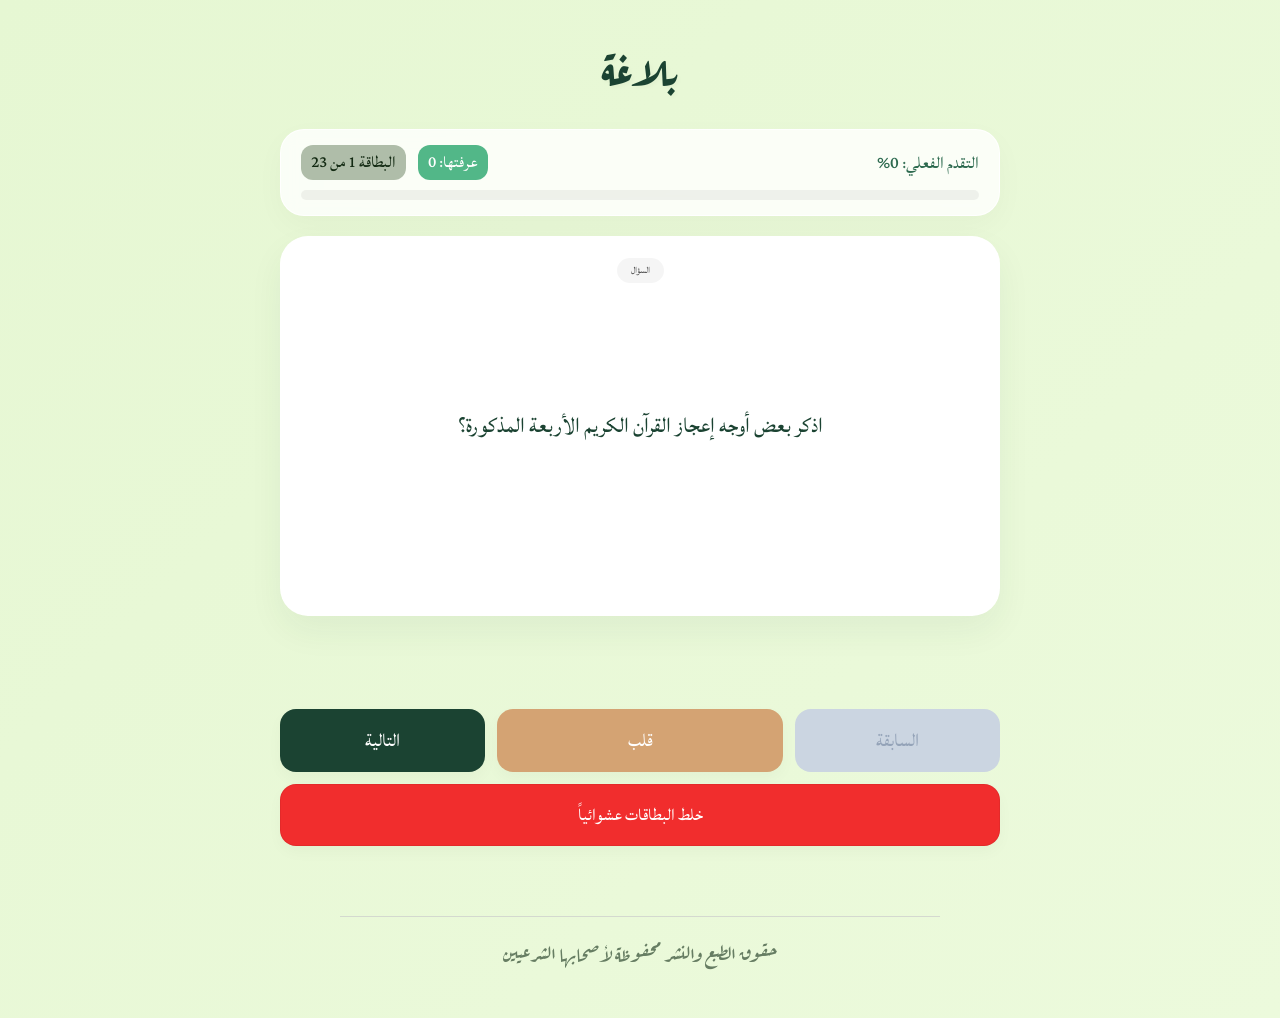
<file: flash/balaaqaa.html>
<!DOCTYPE html>
<html lang="ar" direction="rtl">
<head>
  <meta charset="UTF-8" />
  <title>بلاغة فلاش - كفيف</title>
  <meta name="viewport" content="width=device-width, initial-scale=1.0"/>
  <meta property="og:image" content="11.png" />
  <link rel="icon" type="image/png" href="11.png"/>

  <link rel="preconnect" href="https://fonts.googleapis.com" />
   <link href="https://fonts.googleapis.com/css2?family=Aref+Ruqaa&family=Lateef&family=Montserrat:wght@500;700&display=swap" rel="stylesheet">

  <style>
    :root {
      --primary-color: #1b4332;
      --primary-light: #2d6a4f;
      --accent-color: #d4a373;
      --accent-hover: #c39262;
      --bg-gradient: linear-gradient(135deg, #e6f7d3 0%, #ecfadc 100%);
      --card-front-bg: #ffffff;
      --card-back-bg: #e8f5e9;
      --text-dark: #132a13;
      --success-color: #52b788;
      --danger-color: #e91f30;
    }

    * { box-sizing: border-box; margin: 0; padding: 0; }
    
    body {
      font-family: 'Lateef', sans-serif;
      background: var(--bg-gradient);
      min-height: 100vh;
      padding: 30px 20px;
      display: flex;
      flex-direction: column;
      align-items: center;
      direction: rtl;
      color: var(--text-dark);
    }
    
    .app-container {
      width: 100%;
      max-width: 720px;
      display: flex;
      flex-direction: column;
      align-items: center;
      gap: 20px;
    }

    .header {
      text-align: center;
      margin-bottom: 5px;
      animation: fadeInDown 0.6s ease-out;
    }

    h1 {
      font-family: 'Aref Ruqaa', serif;
      font-size: 44px;
      color: var(--primary-color);
      text-shadow: 2px 2px 4px rgba(0,0,0,0.03);
      margin-bottom: 5px;
    }

    .dashboard {
      width: 100%;
      background: rgba(255, 255, 255, 0.8);
      padding: 15px 20px;
      border-radius: 24px;
      box-shadow: 0 10px 30px rgba(0,0,0,0.03);
      backdrop-filter: blur(8px);
      border: 1px solid rgba(255,255,255,0.9);
      display: flex;
      flex-direction: column;
      gap: 10px;
    }

    .thafaas {
      display: flex;
      justify-content: space-between;
      align-items: center;
      font-size: 22px;
      color: var(--primary-light);
    }

    .dharaja {
      display: flex;
      gap: 12px;
    }

    .score-badge {
      padding: 2px 10px;
      border-radius: 12px;
      color: white;
      font-size: 21px;
    }
    .score-badge.mastered { background-color: var(--success-color); }
    .score-badge.review { background-color: #afbda9; color: var(--text-dark); }

    .progress-bar-bg {
      width: 100%;
      height: 10px;
      background-color: rgba(0, 0, 0, 0.05);
      border-radius: 10px;
      overflow: hidden;
    }

    .progress-bar-fill {
      height: 100%;
      width: 0%;
      background: linear-gradient(90deg, var(--success-color), var(--primary-light));
      border-radius: 10px;
      transition: width 0.4s cubic-bezier(0.4, 0, 0.2, 1);
    }

    .flashcard-wrapper {
      perspective: 1200px;
      width: 100%;
      height: 380px;
      cursor: pointer;
    }

    .flashcard {
      width: 100%;
      height: 100%;
      position: relative;
      transform-style: preserve-3d;
      transition: transform 0.6s cubic-bezier(0.4, 0, 0.2, 1);
    }

    .flashcard.flipped {
      transform: rotateY(180deg);
    }

    .card-side {
      position: absolute;
      width: 100%;
      height: 100%;
      backface-visibility: hidden;
      border-radius: 28px;
      padding: 35px;
      display: flex;
      flex-direction: column;
      justify-content: center;
      align-items: center;
      text-align: center;
      box-shadow: 0 15px 35px rgba(27, 67, 50, 0.06);
      border: 2px solid rgba(255,255,255,0.8);
      overflow-y: auto;
    }

    .flashcard-wrapper:hover .card-side {
      box-shadow: 0 25px 50px rgba(27, 67, 50, 0.15);
    }

    .side-front {
      background: var(--card-front-bg);
      color: var(--primary-color);
    }

    .side-back {
      background: var(--card-back-bg);
      color: var(--text-dark);
      transform: rotateY(180deg);
      border: 2px dashed var(--primary-light);
    }

    .side-hint {
      font-size: 12px;
      position: absolute;
      top: 20px;
      background: rgba(0, 0, 0, 0.04);
      padding: 4px 14px;
      border-radius: 30px;
      color: #555;
    }

    .card-text {
      font-size: 28px;
      line-height: 1.6;
      white-space: pre-line;
      word-break: break-word;
    }

    .assessment-row {
      display: flex;
      gap: 15px;
      width: 100%;
      animation: fadeIn 0.5s ease;
    }

    .assess-btn {
      flex: 1;
      font-family: 'Lateef', sans-serif;
      font-size: 20px;
      border: none;
      padding: 12px;
      border-radius: 16px;
      cursor: pointer;
      color: white;
      transition: all 0.2s ease;
      box-shadow: 0 4px 10px rgba(0,0,0,0.05);
    }
    .assess-btn.know { background-color: var(--success-color); }
    .assess-btn.know:hover { background-color: #40a073; }
    .assess-btn.dont-know { background-color: var(--danger-color); }
    .assess-btn.dont-know:hover { background-color: #d62839; }

    .controls-container {
      width: 100%;
      display: flex;
      flex-direction: column;
      gap: 12px;
    }

    .main-controls {
      display: flex;
      gap: 12px;
      width: 100%;
    }

    .game-btn {
      font-family: 'Lateef', sans-serif;
      font-size: 24px;
      border: none;
      padding: 14px 22px;
      border-radius: 16px;
      cursor: pointer;
      transition: all 0.2s ease;
      display: flex;
      align-items: center;
      justify-content: center;
      gap: 6px;
      box-shadow: 0 6px 15px rgba(0,0,0,0.03);
    }

    .btn-nav {
      background-color: var(--primary-color);
      color: white;
      flex: 2;
    }
    .btn-nav:hover:not(:disabled) {
      background-color: var(--primary-light);
    }

    .btn-flip {
      background-color: var(--accent-color);
      color: white;
      flex: 3;
    }
    .btn-flip:hover {
      background-color: var(--accent-hover);
    }

    .btn-utility {
      background-color: rgba(255, 255, 255, 0.8);
      color: var(--text-dark);
      border: 1px solid rgba(0,0,0,0.06);
      width: 100%;
      font-size: 22px;
    }
    .btn-utility:hover {
      background-color: #ffffff;
      color: var(--primary-light);
    }

    .game-btn:disabled {
      background-color: #cbd5e1;
      color: #94a3b8;
      cursor: not-allowed;
      transform: none !important;
      box-shadow: none !important;
    }

    .celebration-overlay {
      position: fixed;
      top: 0; left: 0; right: 0; bottom: 0;
      background: rgba(27, 67, 50, 0.95);
      z-index: 100;
      display: flex;
      flex-direction: column;
      justify-content: center;
      align-items: center;
      color: white;
      text-align: center;
      padding: 20px;
      opacity: 0;
      pointer-events: none;
      transition: opacity 0.5s ease;
    }
    .celebration-overlay.active {
      opacity: 1;
      pointer-events: auto;
    }
    .celebration-box {
      background: white;
      color: var(--text-dark);
      padding: 40px 30px;
      border-radius: 28px;
      max-width: 500px;
      width: 100%;
      box-shadow: 0 20px 50px rgba(0,0,0,0.3);
      transform: scale(0.8);
      transition: transform 0.5s cubic-bezier(0.34, 1.56, 0.64, 1);
    }
    .celebration-overlay.active .celebration-box {
      transform: scale(1);
    }
    .celebration-title {
      font-family: 'Aref Ruqaa', serif;
      font-size: 45px;
      color: var(--primary-color);
      margin-bottom: 15px;
    }

    .footer {
      font-family: 'Aref Ruqaa', serif;
      text-align: center;
      margin-top: 50px;
      padding: 20px 0;
      font-size: 20px;
      color: #2f4931;
      opacity: 0.7;
      border-top: 1px solid #ccc;
      width: 100%;
      max-width: 600px;
    }

    @keyframes fadeInDown {
      from { opacity: 0; transform: translateY(-20px); }
      to { opacity: 1; transform: translateY(0); }
    }
    @keyframes fadeIn { from { opacity: 0; } to { opacity: 1; } }

    @media (max-width: 600px) {
      h1 { font-size: 32px; }
      .flashcard-wrapper { height: 340px; }
      .card-text { font-size: 20px; }
      .main-controls { flex-direction: column; }
      .game-btn { width: 100%; }
    }
  </style>
</head>
<body>

  <div class="app-container">
    
    <div class="header">
      <h1>بلاغة</h1>
    </div>

    <div class="dashboard">
      <div class="thafaas">
        <div id="progressPercentage">التقدم الفعلي: 0%</div>
        <div class="dharaja">
          <span class="score-badge mastered" id="masteredCount">عرفتها: 0</span>
          <span class="score-badge review" id="cardProgress">البطاقة 0 من 0</span>
        </div>
      </div>
      <div class="progress-bar-bg">
        <div class="progress-bar-fill" id="progressBarFill"></div>
      </div>
    </div>

    <div class="flashcard-wrapper" onclick="toggleCardFlip()">
      <div class="flashcard" id="flashcardElement">
        <div class="card-side side-front">
          <span class="side-hint">السؤال</span>
          <div class="card-text" id="questionDisplay">جاري التحميل...</div>
        </div>
        <div class="card-side side-back">
          <span class="side-hint">الإجابة</span>
          <div class="card-text" id="answerDisplay">-</div>
        </div>
      </div>
    </div>

    <div class="assessment-row" id="assessmentRow" style="visibility: hidden;">
      <button class="assess-btn know" onclick="markCard(true)">عرفت الإجابة</button>
      <button class="assess-btn dont-know" onclick="markCard(false)">أحتاج لمراجعتها</button>
    </div>

    <div class="controls-container">
      <div class="main-controls">
        <button class="game-btn btn-nav" id="prevCardBtn" onclick="event.stopPropagation(); changeCard(-1)">السابقة</button>
        <button class="game-btn btn-flip" id="flipCardBtn" onclick="event.stopPropagation(); toggleCardFlip();">قلب</button>
        <button class="game-btn btn-nav" id="nextCardBtn" onclick="event.stopPropagation(); changeCard(1)">التالية</button>
      </div>
      
      <button style="background-color: rgb(241, 45, 45); color: #ffffff;" class="game-btn btn-utility" onclick="event.stopPropagation(); shuffleCards()">خلط البطاقات عشوائياً</button>
    </div>

    <footer class="footer">
      حقوق الطبع والنشر محفوظة لأصحابها الشرعيين
    </footer>

  </div>

  <div class="celebration-overlay" id="celebrationOverlay">
    <div class="celebration-box">
      <div class="celebration-title">صفق نفسك! (بالسبابتان)</div>
      <p style="font-size: 20px; margin-bottom: 20px; line-height: 1.6;">بسم الله ماشاءالله! ما هذه الاجابات الجميالة. لا أحد يستطيع أن يكون مثلك</p>
      <div style="background: #f4fbf4; padding: 15px; border-radius: 16px; margin-bottom: 25px; color: var(--primary-color);" id="finalScoreText">
        البطاقات التي عرفتها: 0 من 0
      </div>
      <button class="game-btn btn-flip" style="width:100%;" onclick="restartDeck()">إعادة المذاكرة من جديد</button>
    </div>
  </div>

  <script>
let flashcards = [
  { q: "اذكر بعض أوجه إعجاز القرآن الكريم الأربعة المذكورة؟", a: "١ - فصاحته وبلاغته.\n٢ - سلامته من التناقض والاختلاف في المضمون والمعنى.\n٣ - تناوله الدقيق للوقائع التاريخية الماضية.\n٤ - ما جاء به في مجال الأخلاق والتربية للمرء والمجتمع." },
  { q: "ما المقصود بالفصاحة؟", a: "الفصاحة هي: سلامة الألفاظ من اللحن، والإبهام، وسوء التأليف والتعقيد." },
  { q: "ما المقصود بفصاحة المفرد وفصاحة الكلام وفصاحة المتكلم عند الإمام الجرجاني؟", a: "١ - فصاحة المفرد: هي خلوصه من تنافر الحروف والغرابة ومخالفة القياس.\n٢ - فصاحة الكلام: هي خلوصه من تنافر الكلمات وضعف التأليف والتعقيد.\n٣ - فصاحة المتكلم: هي ملكة يقتدر بها المتكلم على التعبير عن المعنى بلفظ فصيح." },
  { q: "ما الفرق بين الفصاحة والبلاغة؟", a: "تقع الفصاحة صفة للكلمة والكلام والمتكلم، أما البلاغة فإنها تقع صفة للكلام والمتكلم فقط." },
  { q: "ما سر اختلاف صورة الفعل بين قوله تعالى ((تَنَزَّلُ الْمَلَائِكَةُ)) و((تَتَنَزَّلُ عَلَيْهِمُ الْمَلَائِكَةُ))؟", a: "١ - (تَنَزَّلُ): حُذفت التاء لأن النزول أقل، حيث يخص ليلة القدر التي تأتي مرة واحدة في العام.\n٢ - (تَتَنَزَّلُ): بقيت التاء لأن النزول كثير ومتكرر على المؤمنين لتبشيرهم بالجنة على مدار العام." },
  { q: "ما هو السياق التاريخي لزيارة سليمان بن عبد الملك للمدينة المنورة؟", a: "حج أمير المؤمنين سليمان بن عبد الملك عام ٩٨ هـ، وزار المدينة المنورة وأقام فيها ثلاثة أيام، ورافقه من خاصته ابن شهاب الزهري ورجاء بن حيوة." },
  { q: "كيف تم اللقاء بين سليمان بن عبد الملك وأبي حازم؟ وما الانطباع الأول؟", a: "سأل سليمان عن رجل أدرك الصحابة فأتوه بأبي حازم، وعندما دخل لم يؤذن له بالجلوس فجلس مكانه، وازدرته عينا سليمان لأنه رآه رجلاً أحور أعرج." },
  { q: "علام علل أبو حازم كراهية الناس للموت؟", a: "قال: لأنكم خربتم آخرتكم وعمرتم دنياكم، فأنتم تكرهون النقلة من العمران إلى الخراب." },
  { q: "كيف يقدم كل من المحسن والمسيء على الآخرة في حكمة أبي حازم؟", a: "١ - المحسن: يقدم كالغائب يقدم على أهله من سفر بعيد.\n٢ - المسيء: يقدم كالعبد الآبق (العاصي) يؤتى به إلى سيد غليظ شديد؛ إن شاء عفا أو عذب." },
  { q: "مَن هو أعقل الناس ومَن هو أحمق الناس في نظر أبي حازم؟", a: "١ - أعقل الناس: من تعلم العلم والحكمة وعلمها الناس.\n٢ - أحمق الناس: من حط في هوى رجل وهو ظالم، فباع آخرته بدنيا غيره." },
  { q: "ما هو أسمع الدعاء وما هي أزكى الصدقة؟", a: "١ - أسمع الدعاء: دعاء الجنتين الخائفين.\n٢ - أزكى الصدقة: جهد المقل." },
  { q: "لماذا رفض أبو حازم صحبة أمير المؤمنين سليمان بن عبد الملك؟", a: "رفض خوفاً من الركون إلى الظلم فقال: (أخاف أن أركن إلى الذين ظلموا فيذيقني الله ضعف الحياة وضعف الممات)." },
  { q: "ما هي العلة التي ذكرها أبو حازم في رفضه زيارة الملوك؟", a: "قال مبيناً المنهج الصحيح: (إنا عهدنا الملوك يأتون العلماء فصار في ذلك صلاح الفريقين)." },
  { q: "ما النصيحة الجامعة التي وجهها أبو حازم لسليمان؟ وما موقفه من عطيته؟", a: "نصحه قائلاً: (اتق الله فلا يراك حيث نهاك ولا يفتقدك حيث أمرك).\nوأمر له سليمان بهدية قدرها ألف دينار فرفض أبو حازم أخذها." },
  { q: "ما هي النظريات الثلاث الأساسية حول أصل اللغة العربية ونشأتها؟", a: "١ - مدرسة التوقيف.\n٢ - مدرسة الاصطلاح.\n٣ - مدرسة المحاكاة." },
  { q: "مَن هو زعيم مدرسة التوقيف؟ وما رأيه ودليله؟", a: "زعيمها: أبو علي الفارسي (أستاذ أبي الفتح عثمان بن جني).\nرأيه: يرى أن اللغة وحي من الله.\nدليله: قوله تعالى: ((وَعَلَّمَ آدَمَ الْأَسْمَاءَ كُلَّهَا))." },
  { q: "ما المقصود بالأسماء واللغة في آية التوقيف حسب رأي الفارسي؟", a: "المقصود بالأسماء في الآية هي (اللغة)، والمراد باللغة هنا اللغات العالمية كافة." },
  { q: "ما هو رأي مدرسة الاصطلاح في نشأة اللغة؟ وما مستندهم؟", a: "رأى كثيرون أن اللغة تواضع واصطلاح بين البشر، واستدلوا أيضاً بقوله تعالى: ((وَعَلَّمَ آدَمَ الْأَسْمَاءَ كُلَّهَا))." },
  { q: "كيف أولت مدرسة الاصطلاح معنى الآية الكريمة؟", a: "أولوها بأن الله تعالى خلق وأوجد في آدم عليه السلام القدرة على تعلم اللغة واستنباطها بنفسه." },
  { q: "ما هي الحجة اللغوية لمدرسة الاصطلاح التي نفت بها أن اللغة وحي وتوقيف؟", a: "قالوا: لو كانت اللغة وحياً وتوقيفاً لما وُجد فيها (التضاد)، و(الترادف)، و(المشترك اللفظي)." },
  { q: "ما هو رأي مدرسة المحاكاة؟ ومَن يؤيدها من اللغويين؟", a: "ترى أن أصل اللغة يعود إلى الأصوات المسموعة في الطبيعة، ويرى اللغويون المحدثون أن هذه النظرية هي الأقرب إلى الصواب." },
  { q: "ما هي العيوب الموجهة لمدرسة المحاكاة؟", a: "عدم استطاعتنا تفسير العلاقة بين الصوت والمعنى في بعض الكلمات الجامدة (مثل: منضدة - جبل - غصن)." },
  { q: "ما هو رأي وموقف الإمام ابن جني بين نظريات أصل اللغة؟", a: "وقف حائراً بين القول بالتوقيف (الوحي) وبين القول بالاصطلاح ولم يجزم بأحدهما." }
];

    let currentCardIndex = 0;
    let masteredCards = new Set(); 

    window.onload = function() {
      renderCard();
    };

    function renderCard() {
      const total = flashcards.length;
      const progressPercent = total > 1 ? Math.round((currentCardIndex / (total - 1)) * 100) : 0;
      
      document.getElementById("progressPercentage").innerText = `التقدم الفعلي: ${progressPercent}%`;
      document.getElementById("cardProgress").innerText = `البطاقة ${currentCardIndex + 1} من ${total}`;
      document.getElementById("progressBarFill").style.width = `${progressPercent}%`;
      document.getElementById("masteredCount").innerText = `عرفتها: ${masteredCards.size}`;

      document.getElementById("questionDisplay").innerText = flashcards[currentCardIndex].q;
      document.getElementById("answerDisplay").innerText = flashcards[currentCardIndex].a;

      document.getElementById("prevCardBtn").disabled = (currentCardIndex === 0);
      document.getElementById("nextCardBtn").disabled = (currentCardIndex === total - 1);
    }

    function toggleCardFlip() {
      const card = document.getElementById("flashcardElement");
      card.classList.toggle("flipped");
      
      const assessRow = document.getElementById("assessmentRow");
      if (card.classList.contains("flipped")) {
        assessRow.style.visibility = "visible";
      } else {
        assessRow.style.visibility = "hidden";
      }
    }

    function resetCardFlip() {
      document.getElementById("flashcardElement").classList.remove("flipped");
      document.getElementById("assessmentRow").style.visibility = "hidden";
    }

    function changeCard(direction) {
      const targetIndex = currentCardIndex + direction;
      if (targetIndex >= 0 && targetIndex < flashcards.length) {
        resetCardFlip();
        setTimeout(() => {
          currentCardIndex = targetIndex;
          renderCard();
        }, 180);
      }
    }

    function markCard(isMastered) {
      if (isMastered) {
        masteredCards.add(currentCardIndex);
      } else {
        masteredCards.delete(currentCardIndex);
      }
      
      if (currentCardIndex < flashcards.length - 1) {
        changeCard(1);
      } else {
        document.getElementById("finalScoreText").innerText = `البطاقات التي عرفتها بشكل متقن: ${masteredCards.size} من أصل ${flashcards.length}`;
        document.getElementById("celebrationOverlay").classList.add("active");
      }
    }

    function shuffleCards() {
      resetCardFlip();
      setTimeout(() => {
        for (let i = flashcards.length - 1; i > 0; i--) {
          const j = Math.floor(Math.random() * (i + 1));
          [flashcards[i], flashcards[j]] = [flashcards[j], flashcards[i]];
        }
        currentCardIndex = 0;
        masteredCards.clear();
        renderCard();
        alert("تم إعادة ترتيب البطاقات عشوائياً.");
      }, 200);
    }

    function restartDeck() {
      document.getElementById("celebrationOverlay").classList.remove("active");
      currentCardIndex = 0;
      masteredCards.clear();
      resetCardFlip();
      renderCard();
    }

    window.addEventListener("keydown", function(e) {
      if (e.code === "Space") {
        e.preventDefault(); 
        toggleCardFlip();
      } else if (e.key === "ArrowRight") {
        changeCard(-1); 
      } else if (e.key === "ArrowLeft") {
        changeCard(1);  
      }
    });
  </script>
</body>
</html>
</file>
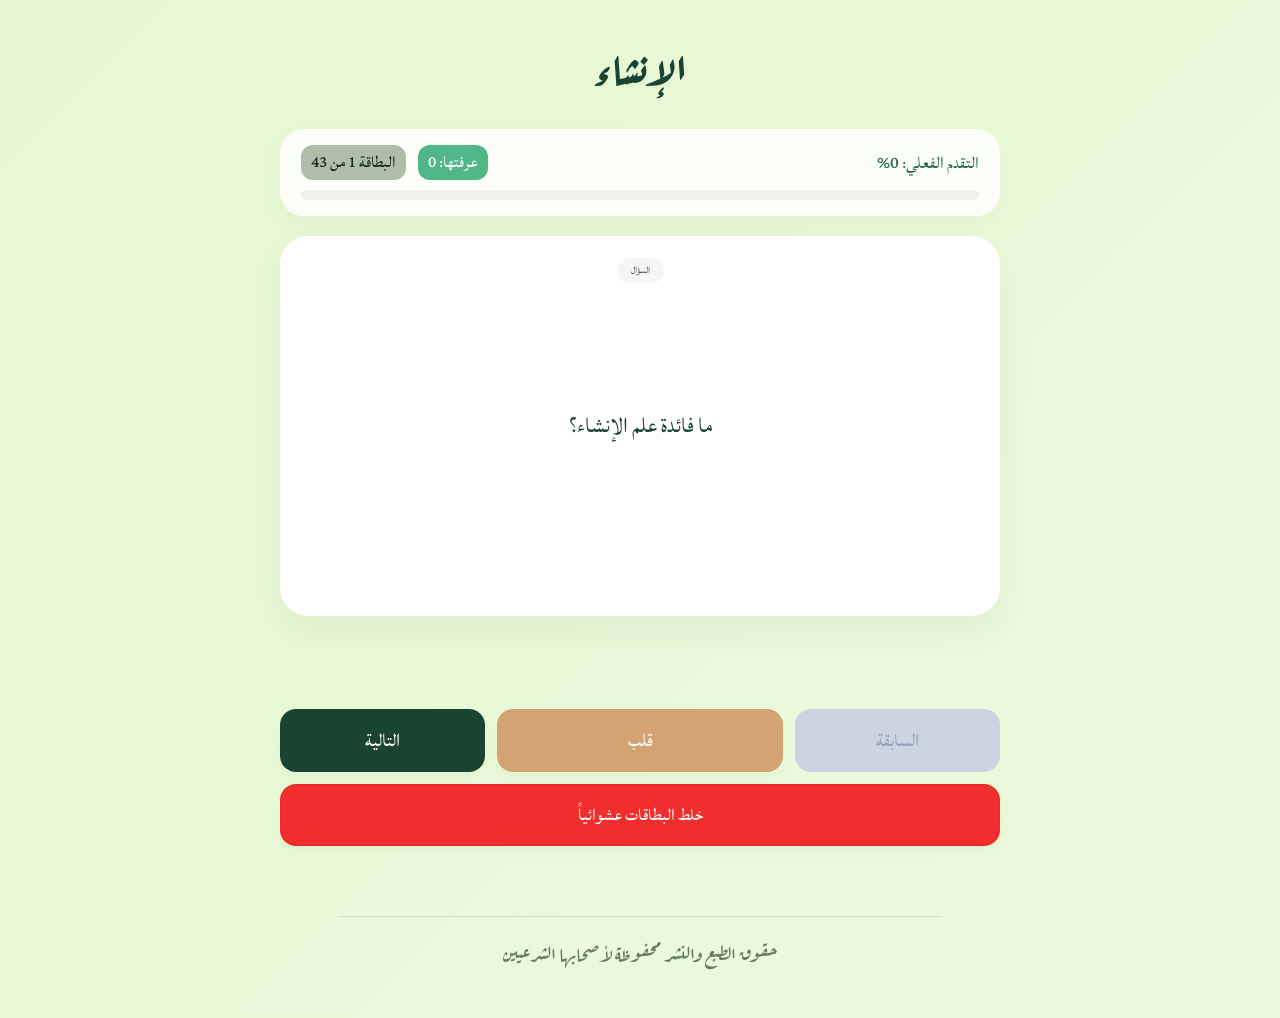
<file: flash/insha.html>
<!DOCTYPE html>
<html lang="ar" direction="rtl">
<head>
  <meta charset="UTF-8" />
  <title>إنشاء فلاش - كفيف</title>
  <meta name="viewport" content="width=device-width, initial-scale=1.0"/>
  <meta property="og:image" content="../11.png" />
  <link rel="icon" type="image/png" href="../11.png"/>

  <link rel="preconnect" href="https://fonts.googleapis.com" />
   <link href="https://fonts.googleapis.com/css2?family=Aref+Ruqaa&family=Lateef&family=Montserrat:wght@500;700&display=swap" rel="stylesheet">

  <style>
    :root {
      --primary-color: #1b4332;
      --primary-light: #2d6a4f;
      --accent-color: #d4a373;
      --accent-hover: #c39262;
      --bg-gradient: linear-gradient(135deg, #e6f7d3 0%, #ecfadc 100%);
      --card-front-bg: #ffffff;
      --card-back-bg: #e8f5e9;
      --text-dark: #132a13;
      --success-color: #52b788;
      --danger-color: #e91f30;
    }

    * { box-sizing: border-box; margin: 0; padding: 0; }
    
    body {
      font-family: 'Lateef', sans-serif;
      background: var(--bg-gradient);
      min-height: 100vh;
      padding: 30px 20px;
      display: flex;
      flex-direction: column;
      align-items: center;
      direction: rtl;
      color: var(--text-dark);
    }
    
    .app-container {
      width: 100%;
      max-width: 720px;
      display: flex;
      flex-direction: column;
      align-items: center;
      gap: 20px;
    }

    .header {
      text-align: center;
      margin-bottom: 5px;
      animation: fadeInDown 0.6s ease-out;
    }

    h1 {
      font-family: 'Aref Ruqaa', serif;
      font-size: 44px;
      color: var(--primary-color);
      text-shadow: 2px 2px 4px rgba(0,0,0,0.03);
      margin-bottom: 5px;
    }

    .dashboard {
      width: 100%;
      background: rgba(255, 255, 255, 0.8);
      padding: 15px 20px;
      border-radius: 24px;
      box-shadow: 0 10px 30px rgba(0,0,0,0.03);
      backdrop-filter: blur(8px);
      border: 1px solid rgba(255,255,255,0.9);
      display: flex;
      flex-direction: column;
      gap: 10px;
    }

    .thafaas {
      display: flex;
      justify-content: space-between;
      align-items: center;
      font-size: 22px;
      color: var(--primary-light);
    }

    .dharaja {
      display: flex;
      gap: 12px;
    }

    .score-badge {
      padding: 2px 10px;
      border-radius: 12px;
      color: white;
      font-size: 21px;
    }
    .score-badge.mastered { background-color: var(--success-color); }
    .score-badge.review { background-color: #afbda9; color: var(--text-dark); }

    .progress-bar-bg {
      width: 100%;
      height: 10px;
      background-color: rgba(0, 0, 0, 0.05);
      border-radius: 10px;
      overflow: hidden;
    }

    .progress-bar-fill {
      height: 100%;
      width: 0%;
      background: linear-gradient(90deg, var(--success-color), var(--primary-light));
      border-radius: 10px;
      transition: width 0.4s cubic-bezier(0.4, 0, 0.2, 1);
    }

    .flashcard-wrapper {
      perspective: 1200px;
      width: 100%;
      height: 380px;
      cursor: pointer;
    }

    .flashcard {
      width: 100%;
      height: 100%;
      position: relative;
      transform-style: preserve-3d;
      transition: transform 0.6s cubic-bezier(0.4, 0, 0.2, 1);
    }

    .flashcard.flipped {
      transform: rotateY(180deg);
    }

    .card-side {
      position: absolute;
      width: 100%;
      height: 100%;
      backface-visibility: hidden;
      border-radius: 28px;
      padding: 35px;
      display: flex;
      flex-direction: column;
      justify-content: center;
      align-items: center;
      text-align: center;
      box-shadow: 0 15px 35px rgba(27, 67, 50, 0.06);
      border: 2px solid rgba(255,255,255,0.8);
      overflow-y: auto;
    }

    .flashcard-wrapper:hover .card-side {
      box-shadow: 0 25px 50px rgba(27, 67, 50, 0.15);
    }

    .side-front {
      background: var(--card-front-bg);
      color: var(--primary-color);
    }

    .side-back {
      background: var(--card-back-bg);
      color: var(--text-dark);
      transform: rotateY(180deg);
      border: 2px dashed var(--primary-light);
    }

    .side-hint {
      font-size: 12px;
      position: absolute;
      top: 20px;
      background: rgba(0, 0, 0, 0.04);
      padding: 4px 14px;
      border-radius: 30px;
      color: #555;
    }

    .card-text {
      font-size: 28px;
      line-height: 1.6;
      white-space: pre-line;
      word-break: break-word;
    }

    .assessment-row {
      display: flex;
      gap: 15px;
      width: 100%;
      animation: fadeIn 0.5s ease;
    }

    .assess-btn {
      flex: 1;
      font-family: 'Lateef', sans-serif;
      font-size: 20px;
      border: none;
      padding: 12px;
      border-radius: 16px;
      cursor: pointer;
      color: white;
      transition: all 0.2s ease;
      box-shadow: 0 4px 10px rgba(0,0,0,0.05);
    }
    .assess-btn.know { background-color: var(--success-color); }
    .assess-btn.know:hover { background-color: #40a073; }
    .assess-btn.dont-know { background-color: var(--danger-color); }
    .assess-btn.dont-know:hover { background-color: #d62839; }

    .controls-container {
      width: 100%;
      display: flex;
      flex-direction: column;
      gap: 12px;
    }

    .main-controls {
      display: flex;
      gap: 12px;
      width: 100%;
    }

    .game-btn {
      font-family: 'Lateef', sans-serif;
      font-size: 24px;
      border: none;
      padding: 14px 22px;
      border-radius: 16px;
      cursor: pointer;
      transition: all 0.2s ease;
      display: flex;
      align-items: center;
      justify-content: center;
      gap: 6px;
      box-shadow: 0 6px 15px rgba(0,0,0,0.03);
    }

    .btn-nav {
      background-color: var(--primary-color);
      color: white;
      flex: 2;
    }
    .btn-nav:hover:not(:disabled) {
      background-color: var(--primary-light);
    }

    .btn-flip {
      background-color: var(--accent-color);
      color: white;
      flex: 3;
    }
    .btn-flip:hover {
      background-color: var(--accent-hover);
    }

    .btn-utility {
      background-color: rgba(255, 255, 255, 0.8);
      color: var(--text-dark);
      border: 1px solid rgba(0,0,0,0.06);
      width: 100%;
      font-size: 22px;
    }
    .btn-utility:hover {
      background-color: #ffffff;
      color: var(--primary-light);
    }

    .game-btn:disabled {
      background-color: #cbd5e1;
      color: #94a3b8;
      cursor: not-allowed;
      transform: none !important;
      box-shadow: none !important;
    }

    .celebration-overlay {
      position: fixed;
      top: 0; left: 0; right: 0; bottom: 0;
      background: rgba(27, 67, 50, 0.95);
      z-index: 100;
      display: flex;
      flex-direction: column;
      justify-content: center;
      align-items: center;
      color: white;
      text-align: center;
      padding: 20px;
      opacity: 0;
      pointer-events: none;
      transition: opacity 0.5s ease;
    }
    .celebration-overlay.active {
      opacity: 1;
      pointer-events: auto;
    }
    .celebration-box {
      background: white;
      color: var(--text-dark);
      padding: 40px 30px;
      border-radius: 28px;
      max-width: 500px;
      width: 100%;
      box-shadow: 0 20px 50px rgba(0,0,0,0.3);
      transform: scale(0.8);
      transition: transform 0.5s cubic-bezier(0.34, 1.56, 0.64, 1);
    }
    .celebration-overlay.active .celebration-box {
      transform: scale(1);
    }
    .celebration-title {
      font-family: 'Aref Ruqaa', serif;
      font-size: 45px;
      color: var(--primary-color);
      margin-bottom: 15px;
    }

    .footer {
      font-family: 'Aref Ruqaa', serif;
      text-align: center;
      margin-top: 50px;
      padding: 20px 0;
      font-size: 20px;
      color: #2f4931;
      opacity: 0.7;
      border-top: 1px solid #ccc;
      width: 100%;
      max-width: 600px;
    }

    @keyframes fadeInDown {
      from { opacity: 0; transform: translateY(-20px); }
      to { opacity: 1; transform: translateY(0); }
    }
    @keyframes fadeIn { from { opacity: 0; } to { opacity: 1; } }

    @media (max-width: 600px) {
      h1 { font-size: 32px; }
      .flashcard-wrapper { height: 340px; }
      .card-text { font-size: 20px; }
      .main-controls { flex-direction: column; }
      .game-btn { width: 100%; }
    }
  </style>
</head>
<body>

  <div class="app-container">
    
    <div class="header">
      <h1>الإنشاء</h1>
    </div>

    <div class="dashboard">
      <div class="thafaas">
        <div id="progressPercentage">التقدم الفعلي: 0%</div>
        <div class="dharaja">
          <span class="score-badge mastered" id="masteredCount">عرفتها: 0</span>
          <span class="score-badge review" id="cardProgress">البطاقة 0 من 0</span>
        </div>
      </div>
      <div class="progress-bar-bg">
        <div class="progress-bar-fill" id="progressBarFill"></div>
      </div>
    </div>

    <div class="flashcard-wrapper" onclick="toggleCardFlip()">
      <div class="flashcard" id="flashcardElement">
        <div class="card-side side-front">
          <span class="side-hint">السؤال</span>
          <div class="card-text" id="questionDisplay">جاري التحميل...</div>
        </div>
        <div class="card-side side-back">
          <span class="side-hint">الإجابة</span>
          <div class="card-text" id="answerDisplay">-</div>
        </div>
      </div>
    </div>

    <div class="assessment-row" id="assessmentRow" style="visibility: hidden;">
      <button class="assess-btn know" onclick="markCard(true)">عرفت الإجابة</button>
      <button class="assess-btn dont-know" onclick="markCard(false)">أحتاج لمراجعتها</button>
    </div>

    <div class="controls-container">
      <div class="main-controls">
        <button class="game-btn btn-nav" id="prevCardBtn" onclick="event.stopPropagation(); changeCard(-1)">السابقة</button>
        <button class="game-btn btn-flip" id="flipCardBtn" onclick="event.stopPropagation(); toggleCardFlip();">قلب</button>
        <button class="game-btn btn-nav" id="nextCardBtn" onclick="event.stopPropagation(); changeCard(1)">التالية</button>
      </div>
      
      <button style="background-color: rgb(241, 45, 45); color: #ffffff;" class="game-btn btn-utility" onclick="event.stopPropagation(); shuffleCards()">خلط البطاقات عشوائياً</button>
    </div>

    <footer class="footer">
      حقوق الطبع والنشر محفوظة لأصحابها الشرعيين
    </footer>

  </div>

  <div class="celebration-overlay" id="celebrationOverlay">
    <div class="celebration-box">
      <div class="celebration-title">صفق نفسك! (بالسبابتان)</div>
      <p style="font-size: 20px; margin-bottom: 20px; line-height: 1.6;">بسم الله ماشاءالله! ما هذه الاجابات الجميالة. لا أحد يستطيع أن يكون مثلك</p>
      <div style="background: #f4fbf4; padding: 15px; border-radius: 16px; margin-bottom: 25px; color: var(--primary-color);" id="finalScoreText">
        البطاقات التي عرفتها: 0 من 0
      </div>
      <button class="game-btn btn-flip" style="width:100%;" onclick="restartDeck()">إعادة المذاكرة من جديد</button>
    </div>
  </div>

  <script>
    let flashcards = [
      { q: "ما فائدة علم الإنشاء؟", a: "١ - له أثر واضح في تأدية الأغراض.\n٢ - الإعراب عما يدور في الذهن.\n٣ - الحفاظ على العلوم والمعارف بتدوينها.\n٤ - يوسع ويعمق أفكار المتعلمين." },
      { q: "عرف الإنشاء؟", a: "العلم الذي يعرف به كيفية جمع المعاني والتأليف بينها وتنسيقها والتعبير عنها بعبارات بليغة." },
      { q: "ما هي المراحل في الإنشاء？", a: "(١) مرحلة التفكير\n(٢) مرحلة الصياغة أو الكتابة\n(٣) مرحلة الانتقادات والتصويبات أو المراجعة" },
      { q: "ما المقصود بمرحلة التفكير ؟", a: "أي إعمال الفكر في التعرف على الموضوع وما يتفرع عنه من أفكار جزئية واعية." },
      { q: "بم تقسم مرحلة التفكير؟", a: "أ- الشمول\nب - التنسيق\nج- التهذيب\nد - الترتيب المنطقي." },
      { q: "ما المقصود بمرحلة الصياغة؟", a: "ويتم فيها التزاوج بين المعاني والألفاظ وذلك عن طريق اختيار الألفاظ المعبرة عن معانيها ونظمها في جمل بليغة." },
      { q: "ما المقصود بمرحلة الانتقادات والتصويبات؟", a: "فيها يتم إعادة النظر فيما كتب وحذف ما ينبغي حذفه." },
      { q: "مم يتكون موضوع الإنشاء؟ / ما عناصر الإنشاء؟", a: "١ - مقدمة الموضوع: وفيها يذكر التعريف بالموضوع والهدف منه.\n٢ - صلب الموضوع: وفيه يكون الحديث عن كل فكرة من الأفكار الجزئية التي يتكون منها مجموعها الموضوع.\n- الخاتمة: وفيها يتم تلخيص الموضوع وتقديم المقترحات والتوصيات." },
      { q: "ما هي تقسيمات الإنشاء باعتبار الوسيلة التي يؤدي بها؟", a: "ينقسم إلى قسمين:\nالأول: الإنشاء الشفهي: ووسيلته اللسان ومن أمثلته المحادثة - المناظرة – الخطابة – المحاضرة.\nالثاني: الإنشاء التحريري: ووسيلته القلم ومن أنواعه المقال بأنواعه، والمراسلات." },
      { q: "ما هي تقسيمات الإنشاء بحسب الغرض منه？", a: "ينقسم إلى قسمين:\nالأول: الإنشاء الوظيفي: وهو ذلك النوع من التعبير الذي يحتاج إليه الإنسان في حياته العلمية والعملية والاجتماعية، مثل كتابة الرسائل والسير والمحاضرات.\nالثاني: الإنشاء الإبداعي: وهو ذلك النوع الذي يعبر عن المشاعر والأحاسيس والخواطر النفسية بأسلوب مثير مشوق، مثل كتابة الشعر والتراجم والقصص الأدبي والمقال الأدبي." },
      { q: "ما هي وسائل تنمية ملكة الإنشاء؟", a: "تنمى الملكة الإنشائية بعدة وسائل منها:\n١ - السماع الجيد للألفاظ واللغة وأصواتها وأساليبها من المحسنين تجنباً للأداءات الهجينة.\n٢ - مطالعة النصوص الفصيحة وحفظها لتنمية الثروة اللغوية.\n٣ - الفهم الدقيق لمدلولات الألفاظ في سياقها وعلاقة الجمل بعضها ببعض.\n٤ - حل الشعر وعقد النثر: أي تسيير الشعر نثراً والنثر نظماً.\n٥ - التدريب على التعبير في أنواع الإنشاء المتنوعة ليسهل تناولها عند إرادتها." },
      { q: "ما هو تعريف الإنشاء الشفهي؟ وما هي وسيلته؟", a: "هو ذلك النوع الذي يعبر عما يدور في الذهن من أفكار عن طريق الأصوات اللغوية، ووسيلته هي اللسان." },
      { q: "كم نوعاً للإنشاء الشفهي؟ اذكرها.", a: "الإنشاء الشفهي نوعان:\n١ - الإنشاء الشفهي المباشر: وهو الذي يكون بين المتكلم والمخاطب مواجهة.\n٢ - الإنشاء الشفهي غير المباشر: وهو الذي يكون بين المتكلم والمخاطب عبر وسائل الاتصال." },
      { q: "ما هي الأهمية التاريخية والإنسانية للإنشاء الشفهي المباشر؟", a: "يعد الإنشاء الشفهي المباشر هو الشكل الأول من أشكال الاتصال الإنساني." },
      { q: "لماذا لا يزال الاتصال الشفهي المباشر يحدث أثراً لا تستطيع الأجهزة الإعلامية أن تقوم به؟", a: "وذلك لأن المحدث يستطيع أن يتفاعل مع مستمعيه حينما يستجيبون له، كما أن المستمعين يؤثر بعضهم في بعض بما يصدر عنهم من انفعالات ظاهرة أو إشارات أو تعليقات." },
      { q: "هل لوسائل الاتصال الشفهي غير المباشر دور مهم أيضاً؟ اذكر أمثلة.", a: "نعم، فقد أثبتت وسائل الاتصال الشفهي غير المباشر كالإذاعة والتلفاز دوراً مهماً لا يقل أهمية عن وسائل الاتصال المباشر." },
      { q: "عرف المناظرة كما وردت عن التهانوي؟", a: "المناظرة كما عرفها التهانوي: علم يعرف به كيفية إثبات المطلوب أو نفيه أو نفي دليله مع الخصم القائم على الأدلة المنطقية حتى ينتهي بانتصار أحدهما على الآخر." },
      { q: "ما هي أنواع المناظرة؟", a: "نوعان:\nأ - مناظرة واقعية: وهي التي تدور حول موضوع معين له واقع كالمناظرة التي جرت بين سيدنا إبراهيم - عليه السلام - وملك زمانه.\nب - مناظرة خيالية: وهي التي تعتمد في مضمونها على الخيال كالمناظرة بين الربيع والخريف والماء والهواء." },
      { q: "ما هي شروط عقد المناظرة؟", a: "١ - أن تكون في موضوع محدد له أهميته.\n٢ - أن يجمع فيها بين خصمين أي مختلفين أو موضوعين متباينين في صفاتها.\n٣ - أن يسعى كل خصم في نصرة نفسه وتفنيد مزاعم خصمه." },
      { q: "ما هو تعريف الخطابة؟", a: "هي إلقاء الكلام المنثور سجعاً أو مرسلاً لاستمالة السامعين إلى رأي أو ترغيبهم في عمل." },
      { q: "اذكر أصول الخطابة الأساسية؟", a: "للخطابة أصول كثيرة منها:\n١ - وحدة الموضوع: أن يكون للخطبة موضوع واحد واضح غير متشعب الأطراف ولا متعدد القضايا.\n٢ - تأخي الأفكار: أن تكون عناصر الخطبة متوائمة بحيث يسلم كل عنصر فيها إلى الآخر في تسلسل منطقي مقبول.\n٣ - مراعاة الحال: أن تتواءم الخطبة وحال الناس بحيث تتناول قضية من القضايا التي تشغل الرأي العام.\n٤ - جودة الأسلوب: أن تكون الألفاظ سهلة المأخذ والجمل شديدة الارتباط قريبة التآخي دون تطويل أو استطراد.\n٥ - حسن الإلقاء: ألا يستمر الخطيب على حال واحدة في النطق بل تكون الجمل تفاوتة في مظاهرها." },
      { q: "ما أهمية جودة إلقاء الخطبة؟", a: "هي التي تجعل لسماعها فضلاً على قراءتها في صحيفة، حيث يجد الناس في سماعها من الارتياح فوق ما يجدونه عندما يقرؤونها أو يستمعون إلى من يسردها سرداً." },
      { q: "ما أنواع الخطابة في الإسلام باعتبار الموضوع؟", a: "١ - الخطبة السياسية.\n٢ - الخطبة الاجتماعية." },
      { q: "ما هي مكونات وأجزاء الخطبة？", a: "١ - الديباجة: وهي فاتحة الخطبة التي تشتمل على الحمد والثناء على الله، والصلاة والسلام على رسوله.\n٢ - صلب الخطابة: وفيه يتم تناول الأفكار الجزئية بعناية وافية ومفيدة، ويجب أن تشتمل على القرآن الكريم والسنة النبوية وأقوال الصحابة والتابعين.\n٣ - الخاتمة: ويحسن فيها أن تكون كلاماً جامعاً لما ورد في الخطبة." },
      { q: "ما الكتب الخارجية التي يستعان بها لإعداد خطبة بليغة؟", a: "١ - كتاب رياض الصالحين للنووي.\n٢ - كتاب الترغيب والترهيب للمنذري.\n٣ - كتاب مفتاح الخطابة والوعظ للعدوي.\n٤ - موسوعة نضرة النعيم في أخلاق الرسول الكريم المجموعة من العلماء." },
      { q: "عرف المحاضرة؟", a: "عبارة عن معلومات منسقة تعالج موضوعاً معيناً معالجة علمية سديدة." },
      { q: "ما هي أنواع المحاضرة؟", a: "١ - المحاضرة العامة: وهي التي تلقى لمعالجة موضوع من الموضوعات العامة غير المتخصصة بطائفة من الناس مثل المحافظة على البيئة.\n٢ - المحاضرة الخاصة: وهي التي تعالج موضوعاً خاصاً في مجتمع خاص وتقسم إلى (جامعية، ثقافية، وعلمية)." },
      { q: "ما أقسام المحاضرة الخاصة الدقيقة؟", a: "أ - المحاضرة الجامعية: وهي التي تلقى في جماعة من الطلاب لمعالجة موضوع دراسي معين.\nب - المحاضرة الثقافية: وهي التي تخاطب فئة معينة لإيضاح موضوع معين.\nج - المحاضرة العلمية: وهي التي تلقى في منتدى علمي لإثبات نظرية علمية معينة." },
      { q: "ما الذي ينبغي مراعاته في المحاضرة؟", a: "١ - وحدة الموضوع.\n٢ - الإفادة وسمو الهدف.\n٣ - الملاءمة للفئة المستهدفة.\n٤ - الإعداد الجيد." },
      { q: "ما أسلوب المحاضرة؟ وما يجب أن يستخدمه المحاضر؟", a: "١ - اللغة الفصحى.\n٢ - الأسلوب العلمي القائم على الأدلة.\n٣ - اللهجة الهادئة.\n٤ - الأسلوب الحواري البناء مع الفئة المستهدفة.\n٥ - الوسائل المعينة على الإيضاح." },
      { q: "ما هي سلوكيات الفئة المستهدفة (المستمعين) لإنجاح المحاضرة؟", a: "١ - الإنصات الجيد.\n٢ - تدوين الملاحظات ومناقشتها مع المحاضر في الوقت المتفق عليه.\n٣ - المحافظة على المبادئ العامة التي تساعد على إخراج المحاضرة على الصورة المثالية." },
      { q: "ما هي مكونات المحاضرة الثلاثة؟", a: "١ - التمهيد.\n٢ - صلب المحاضرة.\n٣ - الخاتمة." },
      { q: "ما هي مواضع استعمال علامة الترقيم: الفاصلة ( ، )؟", a: "(١) بين المفردات المعطوفة لبيان أقسام الشيء.\n(٢) بين المفردات المعطوفة، إذا تعلق بها ما يطيل عبارتها.\n(٣) بين الجمل المعطوفة القصيرة ولو كان كل منها لغرض مستقل.\n(٤) بين جمل الشرط والجزاء أو بين القسم وجوابه.\n(٥) بين الجملتين المرتبطتين في اللفظ والمعنى.\n(٦) بعد المنادى." },
      { q: "ما هي مواضع استعمال الفاصلة المنقوطة ( ؛ )؟", a: "(١) بين الجمل الطويلة التي يتألف من مجموعها كلام مفيد.\n(٢) بين جملتين تكون الثانية منها سبباً في الأولى، أو تكون الثانية مسببة عن الأولى (مثل: فهمت علامات الترقيم؛ لأنها مفيدة)." },
      { q: "ما هي استعمالات علامة الترقيم: النقطة ( . )؟", a: "توضع في نهاية الجملة تامة المعنى والمنتهية (مثل: خير الكلام ما قل ودل)." },
      { q: "ما هي مواضع استعمال النقطتين الرأسيتين ( : )؟", a: "(١) توضع بين القول ومدلوله (مثل: قال حكيم: ).\n(٢) بين الشيء وأقسامه.\n(٣) قبل الكلام الذي يوضح ويصنف ما قبله." },
      { q: "ما هي استعمالات علامة الاستفهام ( ؟ )؟", a: "توضع في نهاية الجمل المستفهم بها (مثل: متى حضرتك؟ أهذا خطك؟)." },
      { q: "متى تستعمل علامة التأثر ( ! )؟", a: "توضع في نهاية الجمل التي يعبر بها عن عاطفة أو شعور (كالفرح، الحزن، التعجب، الاستنكار، الدعاء، الإعجاب، التفجع، المدح، أو الذم)." },
      { q: "ما هي استعمالات القوسين ( ) أو الشرطتان ( - - )؟", a: "يوضعان لحصر الجمل الاعتراضية، أو لألفاظ الاحتراس لمنع اللبس والغموض." },
      { q: "ما هي فائدة علامة التخصيص ( \" \" )؟", a: "يوضع بين قوسيها الكلام الذي ينقل بنصه وحروفه بدقة وعناية دون تغيير (مثل الآيات والأحاديث الكريمة)." },
      { q: "ما هي استعمالات الشرطة التقليدية ( - )؟", a: "تستعمل للتفريق بين العدد والمعدود (مثل: أولاً- ثانياً-)، وفي أول السطر إذا وقعا عنواناً ممتداً." },
      { q: "ما هي فائدة علامة الحذف ( ... )؟", a: "توضع مكان الكلام المحذوف من السياق دلالة على الاختصار والتبسيط أو لاختبار وبناء أسئلة الطلاب." },
      { q: "ما هي فائدة واستعمال علامة المماثلة ( = )؟", a: "توضع مباشرة أسفل الكلام المتماثل في السطور المتتالية استغناءً عن تكرار الكتابة واختصاراً للجهد والوقت." }
    ];

    let currentCardIndex = 0;
    let masteredCards = new Set(); 

    window.onload = function() {
      renderCard();
    };

    function renderCard() {
      const total = flashcards.length;
      const progressPercent = total > 1 ? Math.round((currentCardIndex / (total - 1)) * 100) : 0;
      
      document.getElementById("progressPercentage").innerText = `التقدم الفعلي: ${progressPercent}%`;
      document.getElementById("cardProgress").innerText = `البطاقة ${currentCardIndex + 1} من ${total}`;
      document.getElementById("progressBarFill").style.width = `${progressPercent}%`;
      document.getElementById("masteredCount").innerText = `عرفتها: ${masteredCards.size}`;

      document.getElementById("questionDisplay").innerText = flashcards[currentCardIndex].q;
      document.getElementById("answerDisplay").innerText = flashcards[currentCardIndex].a;

      document.getElementById("prevCardBtn").disabled = (currentCardIndex === 0);
      document.getElementById("nextCardBtn").disabled = (currentCardIndex === total - 1);
    }

    function toggleCardFlip() {
      const card = document.getElementById("flashcardElement");
      card.classList.toggle("flipped");
      
      const assessRow = document.getElementById("assessmentRow");
      if (card.classList.contains("flipped")) {
        assessRow.style.visibility = "visible";
      } else {
        assessRow.style.visibility = "hidden";
      }
    }

    function resetCardFlip() {
      document.getElementById("flashcardElement").classList.remove("flipped");
      document.getElementById("assessmentRow").style.visibility = "hidden";
    }

    function changeCard(direction) {
      const targetIndex = currentCardIndex + direction;
      if (targetIndex >= 0 && targetIndex < flashcards.length) {
        resetCardFlip();
        setTimeout(() => {
          currentCardIndex = targetIndex;
          renderCard();
        }, 180);
      }
    }

    function markCard(isMastered) {
      if (isMastered) {
        masteredCards.add(currentCardIndex);
      } else {
        masteredCards.delete(currentCardIndex);
      }
      
      if (currentCardIndex < flashcards.length - 1) {
        changeCard(1);
      } else {
        document.getElementById("finalScoreText").innerText = `البطاقات التي عرفتها بشكل متقن: ${masteredCards.size} من أصل ${flashcards.length}`;
        document.getElementById("celebrationOverlay").classList.add("active");
      }
    }

    function shuffleCards() {
      resetCardFlip();
      setTimeout(() => {
        for (let i = flashcards.length - 1; i > 0; i--) {
          const j = Math.floor(Math.random() * (i + 1));
          [flashcards[i], flashcards[j]] = [flashcards[j], flashcards[i]];
        }
        currentCardIndex = 0;
        masteredCards.clear();
        renderCard();
        alert("تم إعادة ترتيب البطاقات عشوائياً.");
      }, 200);
    }

    function restartDeck() {
      document.getElementById("celebrationOverlay").classList.remove("active");
      currentCardIndex = 0;
      masteredCards.clear();
      resetCardFlip();
      renderCard();
    }

    window.addEventListener("keydown", function(e) {
      if (e.code === "Space") {
        e.preventDefault(); 
        toggleCardFlip();
      } else if (e.key === "ArrowRight") {
        changeCard(-1); 
      } else if (e.key === "ArrowLeft") {
        changeCard(1);  
      }
    });
  </script>
</body>
</html>
</file>
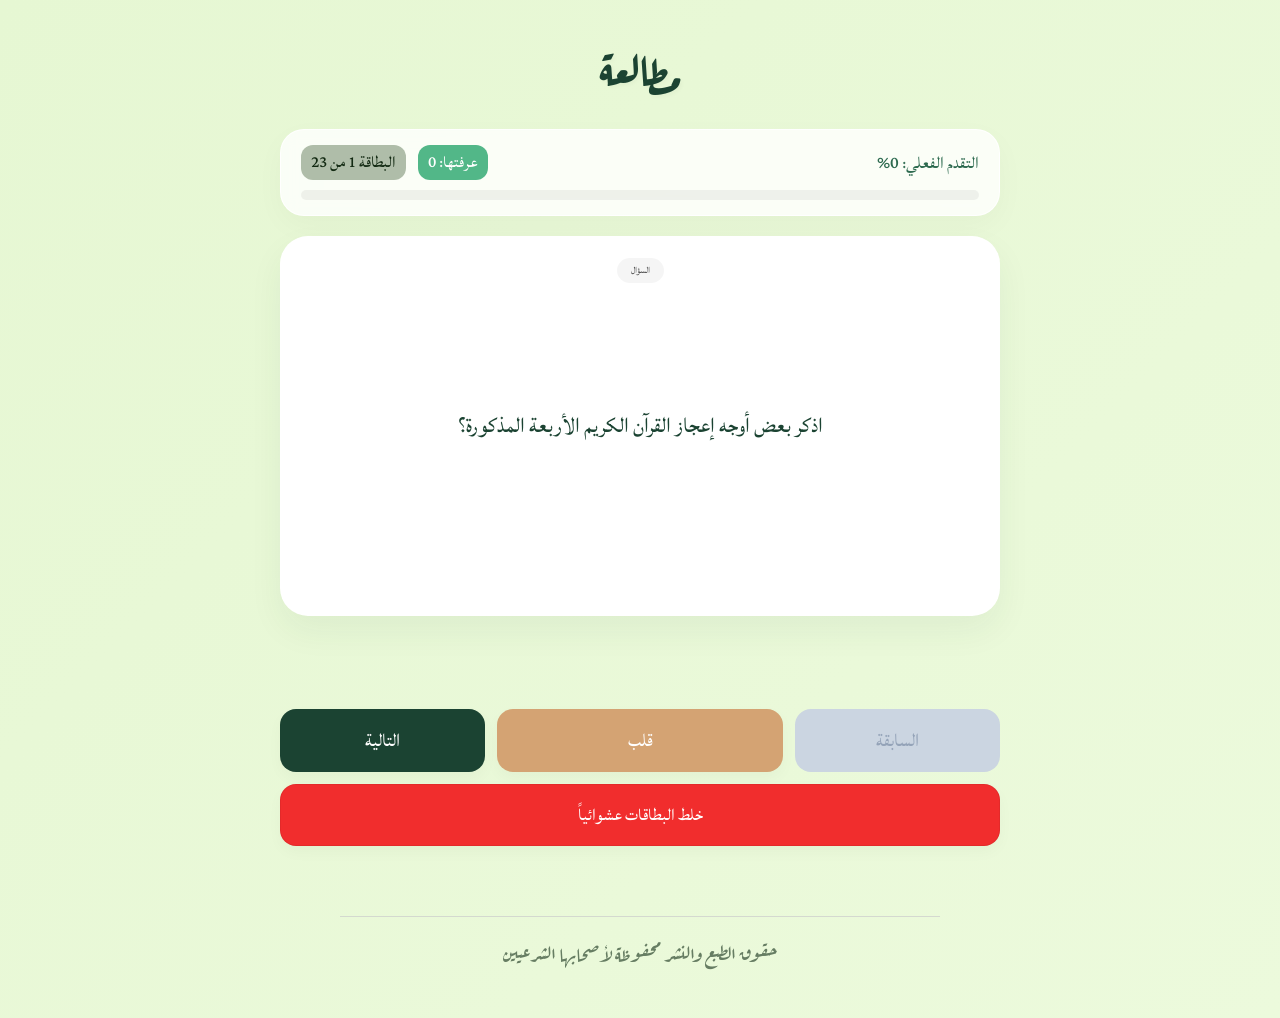
<file: flash/mutala.html>
<!DOCTYPE html>
<html lang="ar" direction="rtl">
<head>
  <meta charset="UTF-8" />
  <title>مطالعة فلاش - كفيف</title>
  <meta name="viewport" content="width=device-width, initial-scale=1.0"/>
  <meta property="og:image" content="../11.png" />
  <link rel="icon" type="image/png" href="../11.png"/>


  <link rel="preconnect" href="https://fonts.googleapis.com" />
   <link href="https://fonts.googleapis.com/css2?family=Aref+Ruqaa&family=Lateef&family=Montserrat:wght@500;700&display=swap" rel="stylesheet">

  <style>
    :root {
      --primary-color: #1b4332;
      --primary-light: #2d6a4f;
      --accent-color: #d4a373;
      --accent-hover: #c39262;
      --bg-gradient: linear-gradient(135deg, #e6f7d3 0%, #ecfadc 100%);
      --card-front-bg: #ffffff;
      --card-back-bg: #e8f5e9;
      --text-dark: #132a13;
      --success-color: #52b788;
      --danger-color: #e91f30;
    }

    * { box-sizing: border-box; margin: 0; padding: 0; }
    
    body {
      font-family: 'Lateef', sans-serif;
      background: var(--bg-gradient);
      min-height: 100vh;
      padding: 30px 20px;
      display: flex;
      flex-direction: column;
      align-items: center;
      direction: rtl;
      color: var(--text-dark);
    }
    
    .app-container {
      width: 100%;
      max-width: 720px;
      display: flex;
      flex-direction: column;
      align-items: center;
      gap: 20px;
    }

    .header {
      text-align: center;
      margin-bottom: 5px;
      animation: fadeInDown 0.6s ease-out;
    }

    h1 {
      font-family: 'Aref Ruqaa', serif;
      font-size: 44px;
      color: var(--primary-color);
      text-shadow: 2px 2px 4px rgba(0,0,0,0.03);
      margin-bottom: 5px;
    }

    .dashboard {
      width: 100%;
      background: rgba(255, 255, 255, 0.8);
      padding: 15px 20px;
      border-radius: 24px;
      box-shadow: 0 10px 30px rgba(0,0,0,0.03);
      backdrop-filter: blur(8px);
      border: 1px solid rgba(255,255,255,0.9);
      display: flex;
      flex-direction: column;
      gap: 10px;
    }

    .thafaas {
      display: flex;
      justify-content: space-between;
      align-items: center;
      font-size: 22px;
      color: var(--primary-light);
    }

    .dharaja {
      display: flex;
      gap: 12px;
    }

    .score-badge {
      padding: 2px 10px;
      border-radius: 12px;
      color: white;
      font-size: 21px;
    }
    .score-badge.mastered { background-color: var(--success-color); }
    .score-badge.review { background-color: #afbda9; color: var(--text-dark); }

    .progress-bar-bg {
      width: 100%;
      height: 10px;
      background-color: rgba(0, 0, 0, 0.05);
      border-radius: 10px;
      overflow: hidden;
    }

    .progress-bar-fill {
      height: 100%;
      width: 0%;
      background: linear-gradient(90deg, var(--success-color), var(--primary-light));
      border-radius: 10px;
      transition: width 0.4s cubic-bezier(0.4, 0, 0.2, 1);
    }

    .flashcard-wrapper {
      perspective: 1200px;
      width: 100%;
      height: 380px;
      cursor: pointer;
    }

    .flashcard {
      width: 100%;
      height: 100%;
      position: relative;
      transform-style: preserve-3d;
      transition: transform 0.6s cubic-bezier(0.4, 0, 0.2, 1);
    }

    .flashcard.flipped {
      transform: rotateY(180deg);
    }

    .card-side {
      position: absolute;
      width: 100%;
      height: 100%;
      backface-visibility: hidden;
      border-radius: 28px;
      padding: 35px;
      display: flex;
      flex-direction: column;
      justify-content: center;
      align-items: center;
      text-align: center;
      box-shadow: 0 15px 35px rgba(27, 67, 50, 0.06);
      border: 2px solid rgba(255,255,255,0.8);
      overflow-y: auto;
    }

    .flashcard-wrapper:hover .card-side {
      box-shadow: 0 25px 50px rgba(27, 67, 50, 0.15);
    }

    .side-front {
      background: var(--card-front-bg);
      color: var(--primary-color);
    }

    .side-back {
      background: var(--card-back-bg);
      color: var(--text-dark);
      transform: rotateY(180deg);
      border: 2px dashed var(--primary-light);
    }

    .side-hint {
      font-size: 12px;
      position: absolute;
      top: 20px;
      background: rgba(0, 0, 0, 0.04);
      padding: 4px 14px;
      border-radius: 30px;
      color: #555;
    }

    .card-text {
      font-size: 28px;
      line-height: 1.6;
      white-space: pre-line;
      word-break: break-word;
    }

    .assessment-row {
      display: flex;
      gap: 15px;
      width: 100%;
      animation: fadeIn 0.5s ease;
    }

    .assess-btn {
      flex: 1;
      font-family: 'Lateef', sans-serif;
      font-size: 20px;
      border: none;
      padding: 12px;
      border-radius: 16px;
      cursor: pointer;
      color: white;
      transition: all 0.2s ease;
      box-shadow: 0 4px 10px rgba(0,0,0,0.05);
    }
    .assess-btn.know { background-color: var(--success-color); }
    .assess-btn.know:hover { background-color: #40a073; }
    .assess-btn.dont-know { background-color: var(--danger-color); }
    .assess-btn.dont-know:hover { background-color: #d62839; }

    .controls-container {
      width: 100%;
      display: flex;
      flex-direction: column;
      gap: 12px;
    }

    .main-controls {
      display: flex;
      gap: 12px;
      width: 100%;
    }

    .game-btn {
      font-family: 'Lateef', sans-serif;
      font-size: 24px;
      border: none;
      padding: 14px 22px;
      border-radius: 16px;
      cursor: pointer;
      transition: all 0.2s ease;
      display: flex;
      align-items: center;
      justify-content: center;
      gap: 6px;
      box-shadow: 0 6px 15px rgba(0,0,0,0.03);
    }

    .btn-nav {
      background-color: var(--primary-color);
      color: white;
      flex: 2;
    }
    .btn-nav:hover:not(:disabled) {
      background-color: var(--primary-light);
    }

    .btn-flip {
      background-color: var(--accent-color);
      color: white;
      flex: 3;
    }
    .btn-flip:hover {
      background-color: var(--accent-hover);
    }

    .btn-utility {
      background-color: rgba(255, 255, 255, 0.8);
      color: var(--text-dark);
      border: 1px solid rgba(0,0,0,0.06);
      width: 100%;
      font-size: 22px;
    }
    .btn-utility:hover {
      background-color: #ffffff;
      color: var(--primary-light);
    }

    .game-btn:disabled {
      background-color: #cbd5e1;
      color: #94a3b8;
      cursor: not-allowed;
      transform: none !important;
      box-shadow: none !important;
    }

    .celebration-overlay {
      position: fixed;
      top: 0; left: 0; right: 0; bottom: 0;
      background: rgba(27, 67, 50, 0.95);
      z-index: 100;
      display: flex;
      flex-direction: column;
      justify-content: center;
      align-items: center;
      color: white;
      text-align: center;
      padding: 20px;
      opacity: 0;
      pointer-events: none;
      transition: opacity 0.5s ease;
    }
    .celebration-overlay.active {
      opacity: 1;
      pointer-events: auto;
    }
    .celebration-box {
      background: white;
      color: var(--text-dark);
      padding: 40px 30px;
      border-radius: 28px;
      max-width: 500px;
      width: 100%;
      box-shadow: 0 20px 50px rgba(0,0,0,0.3);
      transform: scale(0.8);
      transition: transform 0.5s cubic-bezier(0.34, 1.56, 0.64, 1);
    }
    .celebration-overlay.active .celebration-box {
      transform: scale(1);
    }
    .celebration-title {
      font-family: 'Aref Ruqaa', serif;
      font-size: 45px;
      color: var(--primary-color);
      margin-bottom: 15px;
    }

    .footer {
      font-family: 'Aref Ruqaa', serif;
      text-align: center;
      margin-top: 50px;
      padding: 20px 0;
      font-size: 20px;
      color: #2f4931;
      opacity: 0.7;
      border-top: 1px solid #ccc;
      width: 100%;
      max-width: 600px;
    }

    @keyframes fadeInDown {
      from { opacity: 0; transform: translateY(-20px); }
      to { opacity: 1; transform: translateY(0); }
    }
    @keyframes fadeIn { from { opacity: 0; } to { opacity: 1; } }

    @media (max-width: 600px) {
      h1 { font-size: 32px; }
      .flashcard-wrapper { height: 340px; }
      .card-text { font-size: 20px; }
      .main-controls { flex-direction: column; }
      .game-btn { width: 100%; }
    }
  </style>
</head>
<body>

  <div class="app-container">
    
    <div class="header">
      <h1>مطالعة</h1>
    </div>

    <div class="dashboard">
      <div class="thafaas">
        <div id="progressPercentage">التقدم الفعلي: 0%</div>
        <div class="dharaja">
          <span class="score-badge mastered" id="masteredCount">عرفتها: 0</span>
          <span class="score-badge review" id="cardProgress">البطاقة 0 من 0</span>
        </div>
      </div>
      <div class="progress-bar-bg">
        <div class="progress-bar-fill" id="progressBarFill"></div>
      </div>
    </div>

    <div class="flashcard-wrapper" onclick="toggleCardFlip()">
      <div class="flashcard" id="flashcardElement">
        <div class="card-side side-front">
          <span class="side-hint">السؤال</span>
          <div class="card-text" id="questionDisplay">جاري التحميل...</div>
        </div>
        <div class="card-side side-back">
          <span class="side-hint">الإجابة</span>
          <div class="card-text" id="answerDisplay">-</div>
        </div>
      </div>
    </div>

    <div class="assessment-row" id="assessmentRow" style="visibility: hidden;">
      <button class="assess-btn know" onclick="markCard(true)">عرفت الإجابة</button>
      <button class="assess-btn dont-know" onclick="markCard(false)">أحتاج لمراجعتها</button>
    </div>

    <div class="controls-container">
      <div class="main-controls">
        <button class="game-btn btn-nav" id="prevCardBtn" onclick="event.stopPropagation(); changeCard(-1)">السابقة</button>
        <button class="game-btn btn-flip" id="flipCardBtn" onclick="event.stopPropagation(); toggleCardFlip();">قلب</button>
        <button class="game-btn btn-nav" id="nextCardBtn" onclick="event.stopPropagation(); changeCard(1)">التالية</button>
      </div>
      
      <button style="background-color: rgb(241, 45, 45); color: #ffffff;" class="game-btn btn-utility" onclick="event.stopPropagation(); shuffleCards()">خلط البطاقات عشوائياً</button>
    </div>

    <footer class="footer">
      حقوق الطبع والنشر محفوظة لأصحابها الشرعيين
    </footer>

  </div>

  <div class="celebration-overlay" id="celebrationOverlay">
    <div class="celebration-box">
      <div class="celebration-title">صفق نفسك! (بالسبابتان)</div>
      <p style="font-size: 20px; margin-bottom: 20px; line-height: 1.6;">بسم الله ماشاءالله! ما هذه الاجابات الجميالة. لا أحد يستطيع أن يكون مثلك</p>
      <div style="background: #f4fbf4; padding: 15px; border-radius: 16px; margin-bottom: 25px; color: var(--primary-color);" id="finalScoreText">
        البطاقات التي عرفتها: 0 من 0
      </div>
      <button class="game-btn btn-flip" style="width:100%;" onclick="restartDeck()">إعادة المذاكرة من جديد</button>
    </div>
  </div>

  <script>
let flashcards = [
  { q: "اذكر بعض أوجه إعجاز القرآن الكريم الأربعة المذكورة؟", a: "١ - فصاحته وبلاغته.\n٢ - سلامته من التناقض والاختلاف في المضمون والمعنى.\n٣ - تناوله الدقيق للوقائع التاريخية الماضية.\n٤ - ما جاء به في مجال الأخلاق والتربية للمرء والمجتمع." },
  { q: "ما المقصود بالفصاحة؟", a: "الفصاحة هي: سلامة الألفاظ من اللحن، والإبهام، وسوء التأليف والتعقيد." },
  { q: "ما المقصود بفصاحة المفرد وفصاحة الكلام وفصاحة المتكلم عند الإمام الجرجاني؟", a: "١ - فصاحة المفرد: هي خلوصه من تنافر الحروف والغرابة ومخالفة القياس.\n٢ - فصاحة الكلام: هي خلوصه من تنافر الكلمات وضعف التأليف والتعقيد.\n٣ - فصاحة المتكلم: هي ملكة يقتدر بها المتكلم على التعبير عن المعنى بلفظ فصيح." },
  { q: "ما الفرق بين الفصاحة والبلاغة؟", a: "تقع الفصاحة صفة للكلمة والكلام والمتكلم، أما البلاغة فإنها تقع صفة للكلام والمتكلم فقط." },
  { q: "ما سر اختلاف صورة الفعل بين قوله تعالى ((تَنَزَّلُ الْمَلَائِكَةُ)) و((تَتَنَزَّلُ عَلَيْهِمُ الْمَلَائِكَةُ))؟", a: "١ - (تَنَزَّلُ): حُذفت التاء لأن النزول أقل، حيث يخص ليلة القدر التي تأتي مرة واحدة في العام.\n٢ - (تَتَنَزَّلُ): بقيت التاء لأن النزول كثير ومتكرر على المؤمنين لتبشيرهم بالجنة على مدار العام." },
  { q: "ما هو السياق التاريخي لزيارة سليمان بن عبد الملك للمدينة المنورة؟", a: "حج أمير المؤمنين سليمان بن عبد الملك عام ٩٨ هـ، وزار المدينة المنورة وأقام فيها ثلاثة أيام، ورافقه من خاصته ابن شهاب الزهري ورجاء بن حيوة." },
  { q: "كيف تم اللقاء بين سليمان بن عبد الملك وأبي حازم؟ وما الانطباع الأول؟", a: "سأل سليمان عن رجل أدرك الصحابة فأتوه بأبي حازم، وعندما دخل لم يؤذن له بالجلوس فجلس مكانه، وازدرته عينا سليمان لأنه رآه رجلاً أحور أعرج." },
  { q: "علام علل أبو حازم كراهية الناس للموت؟", a: "قال: لأنكم خربتم آخرتكم وعمرتم دنياكم، فأنتم تكرهون النقلة من العمران إلى الخراب." },
  { q: "كيف يقدم كل من المحسن والمسيء على الآخرة في حكمة أبي حازم؟", a: "١ - المحسن: يقدم كالغائب يقدم على أهله من سفر بعيد.\n٢ - المسيء: يقدم كالعبد الآبق (العاصي) يؤتى به إلى سيد غليظ شديد؛ إن شاء عفا أو عذب." },
  { q: "مَن هو أعقل الناس ومَن هو أحمق الناس في نظر أبي حازم؟", a: "١ - أعقل الناس: من تعلم العلم والحكمة وعلمها الناس.\n٢ - أحمق الناس: من حط في هوى رجل وهو ظالم، فباع آخرته بدنيا غيره." },
  { q: "ما هو أسمع الدعاء وما هي أزكى الصدقة؟", a: "١ - أسمع الدعاء: دعاء الجنتين الخائفين.\n٢ - أزكى الصدقة: جهد المقل." },
  { q: "لماذا رفض أبو حازم صحبة أمير المؤمنين سليمان بن عبد الملك؟", a: "رفض خوفاً من الركون إلى الظلم فقال: (أخاف أن أركن إلى الذين ظلموا فيذيقني الله ضعف الحياة وضعف الممات)." },
  { q: "ما هي العلة التي ذكرها أبو حازم في رفضه زيارة الملوك؟", a: "قال مبيناً المنهج الصحيح: (إنا عهدنا الملوك يأتون العلماء فصار في ذلك صلاح الفريقين)." },
  { q: "ما النصيحة الجامعة التي وجهها أبو حازم لسليمان؟ وما موقفه من عطيته؟", a: "نصحه قائلاً: (اتق الله فلا يراك حيث نهاك ولا يفتقدك حيث أمرك).\nوأمر له سليمان بهدية قدرها ألف دينار فرفض أبو حازم أخذها." },
  { q: "ما هي النظريات الثلاث الأساسية حول أصل اللغة العربية ونشأتها؟", a: "١ - مدرسة التوقيف.\n٢ - مدرسة الاصطلاح.\n٣ - مدرسة المحاكاة." },
  { q: "مَن هو زعيم مدرسة التوقيف؟ وما رأيه ودليله؟", a: "زعيمها: أبو علي الفارسي (أستاذ أبي الفتح عثمان بن جني).\nرأيه: يرى أن اللغة وحي من الله.\nدليله: قوله تعالى: ((وَعَلَّمَ آدَمَ الْأَسْمَاءَ كُلَّهَا))." },
  { q: "ما المقصود بالأسماء واللغة في آية التوقيف حسب رأي الفارسي؟", a: "المقصود بالأسماء في الآية هي (اللغة)، والمراد باللغة هنا اللغات العالمية كافة." },
  { q: "ما هو رأي مدرسة الاصطلاح في نشأة اللغة؟ وما مستندهم؟", a: "رأى كثيرون أن اللغة تواضع واصطلاح بين البشر، واستدلوا أيضاً بقوله تعالى: ((وَعَلَّمَ آدَمَ الْأَسْمَاءَ كُلَّهَا))." },
  { q: "كيف أولت مدرسة الاصطلاح معنى الآية الكريمة؟", a: "أولوها بأن الله تعالى خلق وأوجد في آدم عليه السلام القدرة على تعلم اللغة واستنباطها بنفسه." },
  { q: "ما هي الحجة اللغوية لمدرسة الاصطلاح التي نفت بها أن اللغة وحي وتوقيف؟", a: "قالوا: لو كانت اللغة وحياً وتوقيفاً لما وُجد فيها (التضاد)، و(الترادف)، و(المشترك اللفظي)." },
  { q: "ما هو رأي مدرسة المحاكاة؟ ومَن يؤيدها من اللغويين؟", a: "ترى أن أصل اللغة يعود إلى الأصوات المسموعة في الطبيعة، ويرى اللغويون المحدثون أن هذه النظرية هي الأقرب إلى الصواب." },
  { q: "ما هي العيوب الموجهة لمدرسة المحاكاة؟", a: "عدم استطاعتنا تفسير العلاقة بين الصوت والمعنى في بعض الكلمات الجامدة (مثل: منضدة - جبل - غصن)." },
  { q: "ما هو رأي وموقف الإمام ابن جني بين نظريات أصل اللغة؟", a: "وقف حائراً بين القول بالتوقيف (الوحي) وبين القول بالاصطلاح ولم يجزم بأحدهما." }
];

    let currentCardIndex = 0;
    let masteredCards = new Set(); 

    window.onload = function() {
      renderCard();
    };

    function renderCard() {
      const total = flashcards.length;
      const progressPercent = total > 1 ? Math.round((currentCardIndex / (total - 1)) * 100) : 0;
      
      document.getElementById("progressPercentage").innerText = `التقدم الفعلي: ${progressPercent}%`;
      document.getElementById("cardProgress").innerText = `البطاقة ${currentCardIndex + 1} من ${total}`;
      document.getElementById("progressBarFill").style.width = `${progressPercent}%`;
      document.getElementById("masteredCount").innerText = `عرفتها: ${masteredCards.size}`;

      document.getElementById("questionDisplay").innerText = flashcards[currentCardIndex].q;
      document.getElementById("answerDisplay").innerText = flashcards[currentCardIndex].a;

      document.getElementById("prevCardBtn").disabled = (currentCardIndex === 0);
      document.getElementById("nextCardBtn").disabled = (currentCardIndex === total - 1);
    }

    function toggleCardFlip() {
      const card = document.getElementById("flashcardElement");
      card.classList.toggle("flipped");
      
      const assessRow = document.getElementById("assessmentRow");
      if (card.classList.contains("flipped")) {
        assessRow.style.visibility = "visible";
      } else {
        assessRow.style.visibility = "hidden";
      }
    }

    function resetCardFlip() {
      document.getElementById("flashcardElement").classList.remove("flipped");
      document.getElementById("assessmentRow").style.visibility = "hidden";
    }

    function changeCard(direction) {
      const targetIndex = currentCardIndex + direction;
      if (targetIndex >= 0 && targetIndex < flashcards.length) {
        resetCardFlip();
        setTimeout(() => {
          currentCardIndex = targetIndex;
          renderCard();
        }, 180);
      }
    }

    function markCard(isMastered) {
      if (isMastered) {
        masteredCards.add(currentCardIndex);
      } else {
        masteredCards.delete(currentCardIndex);
      }
      
      if (currentCardIndex < flashcards.length - 1) {
        changeCard(1);
      } else {
        document.getElementById("finalScoreText").innerText = `البطاقات التي عرفتها بشكل متقن: ${masteredCards.size} من أصل ${flashcards.length}`;
        document.getElementById("celebrationOverlay").classList.add("active");
      }
    }

    function shuffleCards() {
      resetCardFlip();
      setTimeout(() => {
        for (let i = flashcards.length - 1; i > 0; i--) {
          const j = Math.floor(Math.random() * (i + 1));
          [flashcards[i], flashcards[j]] = [flashcards[j], flashcards[i]];
        }
        currentCardIndex = 0;
        masteredCards.clear();
        renderCard();
        alert("تم إعادة ترتيب البطاقات عشوائياً.");
      }, 200);
    }

    function restartDeck() {
      document.getElementById("celebrationOverlay").classList.remove("active");
      currentCardIndex = 0;
      masteredCards.clear();
      resetCardFlip();
      renderCard();
    }

    window.addEventListener("keydown", function(e) {
      if (e.code === "Space") {
        e.preventDefault(); 
        toggleCardFlip();
      } else if (e.key === "ArrowRight") {
        changeCard(-1); 
      } else if (e.key === "ArrowLeft") {
        changeCard(1);  
      }
    });
  </script>
</body>
</html>
</file>
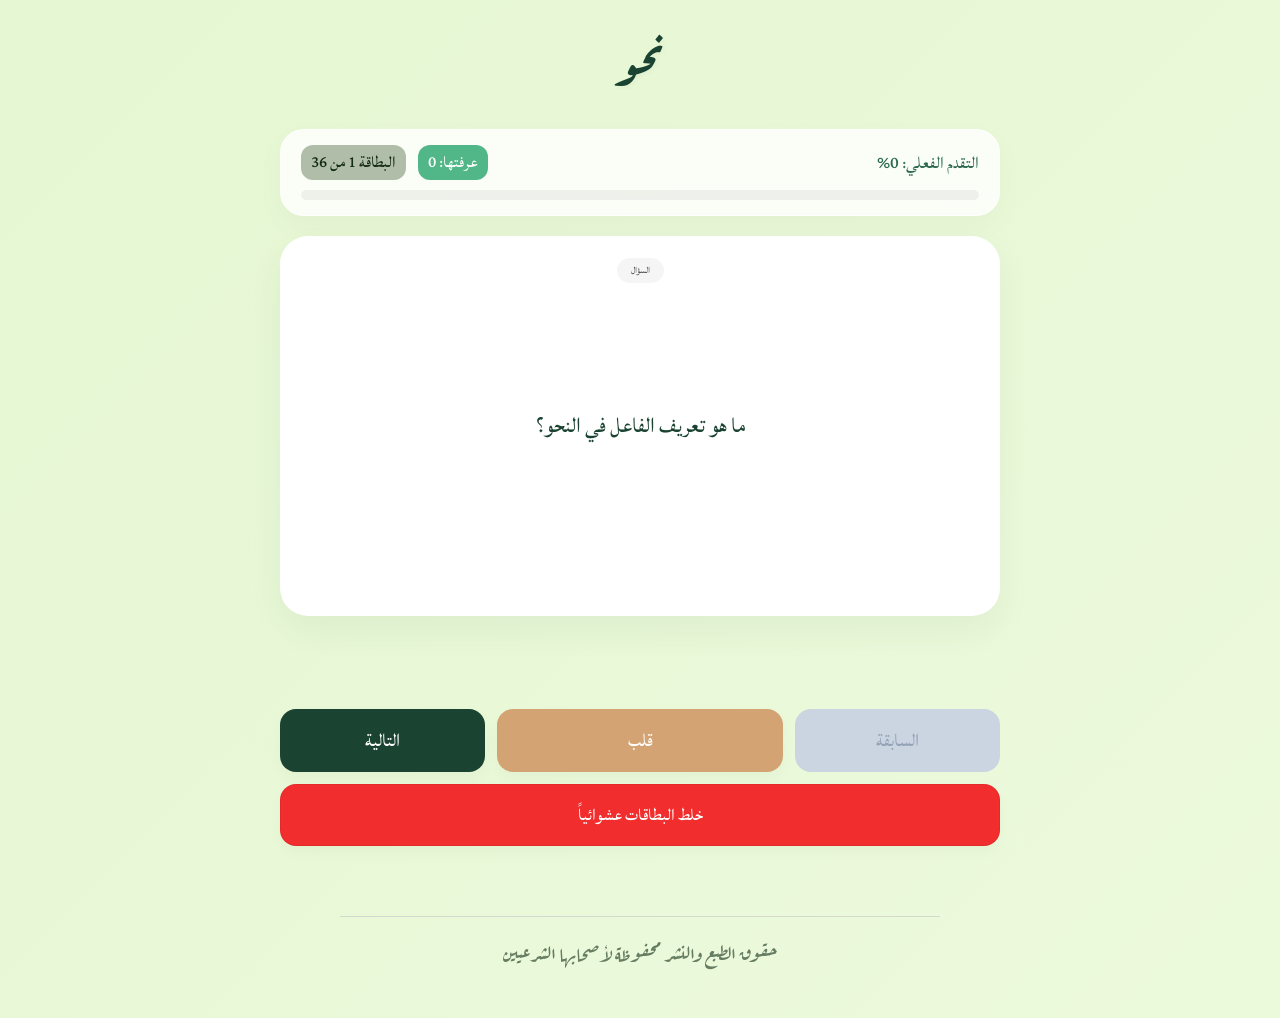
<file: flash/nahu.html>
<!DOCTYPE html>
<html lang="ar" direction="rtl">
<head>
  <meta charset="UTF-8" />
  <title>نحو فلاش - كفيف</title>
  <meta name="viewport" content="width=device-width, initial-scale=1.0"/>
  <meta property="og:image" content="../11.png" />
  <link rel="icon" type="image/png" href="../11.png"/>

  <link rel="preconnect" href="https://fonts.googleapis.com" />
   <link href="https://fonts.googleapis.com/css2?family=Aref+Ruqaa&family=Lateef&family=Montserrat:wght@500;700&display=swap" rel="stylesheet">

  <style>
    :root {
      --primary-color: #1b4332;
      --primary-light: #2d6a4f;
      --accent-color: #d4a373;
      --accent-hover: #c39262;
      --bg-gradient: linear-gradient(135deg, #e6f7d3 0%, #ecfadc 100%);
      --card-front-bg: #ffffff;
      --card-back-bg: #e8f5e9;
      --text-dark: #132a13;
      --success-color: #52b788;
      --danger-color: #e91f30;
    }

    * { box-sizing: border-box; margin: 0; padding: 0; }
    
    body {
      font-family: 'Lateef', sans-serif;
      background: var(--bg-gradient);
      min-height: 100vh;
      padding: 30px 20px;
      display: flex;
      flex-direction: column;
      align-items: center;
      direction: rtl;
      color: var(--text-dark);
    }
    
    .app-container {
      width: 100%;
      max-width: 720px;
      display: flex;
      flex-direction: column;
      align-items: center;
      gap: 20px;
    }

    .header {
      text-align: center;
      margin-bottom: 5px;
      animation: fadeInDown 0.6s ease-out;
    }

    h1 {
      font-family: 'Aref Ruqaa', serif;
      font-size: 44px;
      color: var(--primary-color);
      text-shadow: 2px 2px 4px rgba(0,0,0,0.03);
      margin-bottom: 5px;
    }

    .dashboard {
      width: 100%;
      background: rgba(255, 255, 255, 0.8);
      padding: 15px 20px;
      border-radius: 24px;
      box-shadow: 0 10px 30px rgba(0,0,0,0.03);
      backdrop-filter: blur(8px);
      border: 1px solid rgba(255,255,255,0.9);
      display: flex;
      flex-direction: column;
      gap: 10px;
    }

    .thafaas {
      display: flex;
      justify-content: space-between;
      align-items: center;
      font-size: 22px;
      color: var(--primary-light);
    }

    .dharaja {
      display: flex;
      gap: 12px;
    }

    .score-badge {
      padding: 2px 10px;
      border-radius: 12px;
      color: white;
      font-size: 21px;
    }
    .score-badge.mastered { background-color: var(--success-color); }
    .score-badge.review { background-color: #afbda9; color: var(--text-dark); }

    .progress-bar-bg {
      width: 100%;
      height: 10px;
      background-color: rgba(0, 0, 0, 0.05);
      border-radius: 10px;
      overflow: hidden;
    }

    .progress-bar-fill {
      height: 100%;
      width: 0%;
      background: linear-gradient(90deg, var(--success-color), var(--primary-light));
      border-radius: 10px;
      transition: width 0.4s cubic-bezier(0.4, 0, 0.2, 1);
    }

    .flashcard-wrapper {
      perspective: 1200px;
      width: 100%;
      height: 380px;
      cursor: pointer;
    }

    .flashcard {
      width: 100%;
      height: 100%;
      position: relative;
      transform-style: preserve-3d;
      transition: transform 0.6s cubic-bezier(0.4, 0, 0.2, 1);
    }

    .flashcard.flipped {
      transform: rotateY(180deg);
    }

    .card-side {
      position: absolute;
      width: 100%;
      height: 100%;
      backface-visibility: hidden;
      border-radius: 28px;
      padding: 35px;
      display: flex;
      flex-direction: column;
      justify-content: center;
      align-items: center;
      text-align: center;
      box-shadow: 0 15px 35px rgba(27, 67, 50, 0.06);
      border: 2px solid rgba(255,255,255,0.8);
      overflow-y: auto;
    }

    .flashcard-wrapper:hover .card-side {
      box-shadow: 0 25px 50px rgba(27, 67, 50, 0.15);
    }

    .side-front {
      background: var(--card-front-bg);
      color: var(--primary-color);
    }

    .side-back {
      background: var(--card-back-bg);
      color: var(--text-dark);
      transform: rotateY(180deg);
      border: 2px dashed var(--primary-light);
    }

    .side-hint {
      font-size: 12px;
      position: absolute;
      top: 20px;
      background: rgba(0, 0, 0, 0.04);
      padding: 4px 14px;
      border-radius: 30px;
      color: #555;
    }

    .card-text {
      font-size: 28px;
      line-height: 1.6;
      white-space: pre-line;
      word-break: break-word;
    }

    .assessment-row {
      display: flex;
      gap: 15px;
      width: 100%;
      animation: fadeIn 0.5s ease;
    }

    .assess-btn {
      flex: 1;
      font-family: 'Lateef', sans-serif;
      font-size: 20px;
      border: none;
      padding: 12px;
      border-radius: 16px;
      cursor: pointer;
      color: white;
      transition: all 0.2s ease;
      box-shadow: 0 4px 10px rgba(0,0,0,0.05);
    }
    .assess-btn.know { background-color: var(--success-color); }
    .assess-btn.know:hover { background-color: #40a073; }
    .assess-btn.dont-know { background-color: var(--danger-color); }
    .assess-btn.dont-know:hover { background-color: #d62839; }

    .controls-container {
      width: 100%;
      display: flex;
      flex-direction: column;
      gap: 12px;
    }

    .main-controls {
      display: flex;
      gap: 12px;
      width: 100%;
    }

    .game-btn {
      font-family: 'Lateef', sans-serif;
      font-size: 24px;
      border: none;
      padding: 14px 22px;
      border-radius: 16px;
      cursor: pointer;
      transition: all 0.2s ease;
      display: flex;
      align-items: center;
      justify-content: center;
      gap: 6px;
      box-shadow: 0 6px 15px rgba(0,0,0,0.03);
    }

    .btn-nav {
      background-color: var(--primary-color);
      color: white;
      flex: 2;
    }
    .btn-nav:hover:not(:disabled) {
      background-color: var(--primary-light);
    }

    .btn-flip {
      background-color: var(--accent-color);
      color: white;
      flex: 3;
    }
    .btn-flip:hover {
      background-color: var(--accent-hover);
    }

    .btn-utility {
      background-color: rgba(255, 255, 255, 0.8);
      color: var(--text-dark);
      border: 1px solid rgba(0,0,0,0.06);
      width: 100%;
      font-size: 22px;
    }
    .btn-utility:hover {
      background-color: #ffffff;
      color: var(--primary-light);
    }

    .game-btn:disabled {
      background-color: #cbd5e1;
      color: #94a3b8;
      cursor: not-allowed;
      transform: none !important;
      box-shadow: none !important;
    }

    .celebration-overlay {
      position: fixed;
      top: 0; left: 0; right: 0; bottom: 0;
      background: rgba(27, 67, 50, 0.95);
      z-index: 100;
      display: flex;
      flex-direction: column;
      justify-content: center;
      align-items: center;
      color: white;
      text-align: center;
      padding: 20px;
      opacity: 0;
      pointer-events: none;
      transition: opacity 0.5s ease;
    }
    .celebration-overlay.active {
      opacity: 1;
      pointer-events: auto;
    }
    .celebration-box {
      background: white;
      color: var(--text-dark);
      padding: 40px 30px;
      border-radius: 28px;
      max-width: 500px;
      width: 100%;
      box-shadow: 0 20px 50px rgba(0,0,0,0.3);
      transform: scale(0.8);
      transition: transform 0.5s cubic-bezier(0.34, 1.56, 0.64, 1);
    }
    .celebration-overlay.active .celebration-box {
      transform: scale(1);
    }
    .celebration-title {
      font-family: 'Aref Ruqaa', serif;
      font-size: 45px;
      color: var(--primary-color);
      margin-bottom: 15px;
    }

    .footer {
      font-family: 'Aref Ruqaa', serif;
      text-align: center;
      margin-top: 50px;
      padding: 20px 0;
      font-size: 20px;
      color: #2f4931;
      opacity: 0.7;
      border-top: 1px solid #ccc;
      width: 100%;
      max-width: 600px;
    }

    @keyframes fadeInDown {
      from { opacity: 0; transform: translateY(-20px); }
      to { opacity: 1; transform: translateY(0); }
    }
    @keyframes fadeIn { from { opacity: 0; } to { opacity: 1; } }

    @media (max-width: 600px) {
      h1 { font-size: 32px; }
      .flashcard-wrapper { height: 340px; }
      .card-text { font-size: 20px; }
      .main-controls { flex-direction: column; }
      .game-btn { width: 100%; }
    }
  </style>
</head>
<body>

  <div class="app-container">
    
    <div class="header">
      <h1>نحو</h1>
    </div>

    <div class="dashboard">
      <div class="thafaas">
        <div id="progressPercentage">التقدم الفعلي: 0%</div>
        <div class="dharaja">
          <span class="score-badge mastered" id="masteredCount">عرفتها: 0</span>
          <span class="score-badge review" id="cardProgress">البطاقة 0 من 0</span>
        </div>
      </div>
      <div class="progress-bar-bg">
        <div class="progress-bar-fill" id="progressBarFill"></div>
      </div>
    </div>

    <div class="flashcard-wrapper" onclick="toggleCardFlip()">
      <div class="flashcard" id="flashcardElement">
        <div class="card-side side-front">
          <span class="side-hint">السؤال</span>
          <div class="card-text" id="questionDisplay">جاري التحميل...</div>
        </div>
        <div class="card-side side-back">
          <span class="side-hint">الإجابة</span>
          <div class="card-text" id="answerDisplay">-</div>
        </div>
      </div>
    </div>

    <div class="assessment-row" id="assessmentRow" style="visibility: hidden;">
      <button class="assess-btn know" onclick="markCard(true)">عرفت الإجابة</button>
      <button class="assess-btn dont-know" onclick="markCard(false)">أحتاج لمراجعتها</button>
    </div>

    <div class="controls-container">
      <div class="main-controls">
        <button class="game-btn btn-nav" id="prevCardBtn" onclick="event.stopPropagation(); changeCard(-1)">السابقة</button>
        <button class="game-btn btn-flip" id="flipCardBtn" onclick="event.stopPropagation(); toggleCardFlip();">قلب</button>
        <button class="game-btn btn-nav" id="nextCardBtn" onclick="event.stopPropagation(); changeCard(1)">التالية</button>
      </div>
      
      <button style="background-color: rgb(241, 45, 45); color: #ffffff;" class="game-btn btn-utility" onclick="event.stopPropagation(); shuffleCards()">خلط البطاقات عشوائياً</button>
    </div>

    <footer class="footer">
      حقوق الطبع والنشر محفوظة لأصحابها الشرعيين
    </footer>

  </div>

  <div class="celebration-overlay" id="celebrationOverlay">
    <div class="celebration-box">
      <div class="celebration-title">صفق نفسك! (بالسبابتان)</div>
      <p style="font-size: 20px; margin-bottom: 20px; line-height: 1.6;">بسم الله ماشاءالله! ما هذه الاجابات الجميالة. لا أحد يستطيع أن يكون مثلك</p>
      <div style="background: #f4fbf4; padding: 15px; border-radius: 16px; margin-bottom: 25px; color: var(--primary-color);" id="finalScoreText">
        البطاقات التي عرفتها: 0 من 0
      </div>
      <button class="game-btn btn-flip" style="width:100%;" onclick="restartDeck()">إعادة المذاكرة من جديد</button>
    </div>
  </div>

  <script>
let flashcards = [
  { q: "ما هو تعريف الفاعل في النحو؟", a: "هو الاسم المسند إليه فعل على طريقة (فَعَلَ) أو ما يشبهه." },
  { q: "ما هو الحكم الإعرابي الثابت للفاعل؟", a: "الحكم الإعرابي للفاعل هو الرفع دائماً." },
  { q: "ما حكم تقديم الفاعل على رافعه (الفعل)؟", a: "حكمه وجوب التأخر عن رافعه، ولا يجوز تقديمه عليه مطلقاً." },
  { q: "ماذا يُعرب الاسم إذا تقدّم على الفعل؟", a: "يُعرب الاسم في هذه الحالة مبتدأً، وتكون الجملة الفعلية بعده في محل رفع خبر." },
  { q: "ما حكم اقتران الفعل بعلامتي التثنية والجمع إذا كان الفاعل مثنى أو جمعاً؟", a: "لا يجوز أن يُثنى الفعل أو يُجمع، بل يلزم حالة الإفراد دائماً." },
  { q: "ما هي أوجه إعراب ما ظاهره تثنية الفعل وجمعه في كلام العرب مثل حديث (يتعاقبون فيكم ملائكة)؟", a: "١ - أن يكون الاسم المؤخر مبتدأً، والفعل والفاعل قبله خبر مقدم.\n٢ - أن يكون الاسم المؤخر بدلاً من الضمير المتصل بالفعل." },
  { q: "متى يُحذف الفعل مع الفاعل جوازاً؟ مع التمثيل.", a: "يُحذف جوازاً إذا دلّ عليه دليل.\nمثل: أن يقال من يقرأ؟ فتقول محمد." },
  { q: "متى يُحذف الفعل وجوباً؟ وما إعراب الاسم المرفوع بعد هذه الأدوات؟", a: "يُحذف وجوباً بعد (إن) و(إذا) الشرطيتين.\nويُعرب الاسم المرفوع بعدها فاعلاً لفعل محذوف وجوباً." },
  { q: "ما الذي يلحق الفعل الماضي إذا أُسند إلى فاعل مؤنث؟", a: "تلحقه تاء التأنيث الساكنة في آخره، ولا فرق في ذلك بين المؤنث الحقيقي والمجازي." },
  { q: "ما هي مواضع وجوب تأنيث الفعل مع الفاعل المؤنث؟", a: "١ - إذا أُسند الفعل إلى ضمير مستتر يعود على مؤنث حقيقي أو مجازي.\n٢ - إذا كان الفاعل اسماً ظاهراً حقيقي التأنيث متصلاً بالفعل مباشرة." },
  { q: "ما هي مواضع جواز تأنيث وتذكير الفعل مع الفاعل المؤنث؟", a: "١ - مع المؤنث الظاهر مجازي التأنيث.\n٢ - مع جمع التكسير للمذكر أو المؤنث.\n٣ - مع جمع المؤنث السالم." },
  { q: "ما هو الأصل في ترتيب الجملة الفعلية من حيث الفاعل والمفعول به؟", a: "الأصل أن يلي الفاعلُ الفعلَ مباشرة، والأصل في المفعول به أن يأتي بعد الفاعل." },
  { q: "ما هي مواضع وجوب تقديم المفعول به على الفعل؟", a: "١ - إذا كان المفعول به اسم شرط.\n٢ - إذا كان المفعول به اسم استفهام.\n٣ - إذا كان المفعول به ضميراً منفصلاً لو تأخر لزم اتصاله." },
  { q: "متى يجب تقديم الفاعل على المفعول به؟", a: "يجب تقديم الفاعل إذا خيف اللبس وحدث شك بسبب خفاء علامات الإعراب وعدم وجود قرينة." },
  { q: "متى يجوز التقديم والتأخير بين الفاعل والمفعول به عند خفاء الإعراب؟", a: "يجوز التقديم والتأخير إذا وجدت علامة أو قرينة واضحة تبيّن الفاعل من المفعول به." },
  { q: "ما الذي يحدث عند حذف الفاعل؟ وما الأحكام التي يكتسبها نائب الفاعل؟", a: "يُحذف الفاعل ويقام المفعول به مقامه.\nويكتسب أحكام الفاعل وهي: لزوم الرفع، ووجوب التأخر عن رافعه، وعدم جواز حذفه." },
  { q: "كيف يُصاغ الفعل المبني للمجهول من الماضي والمضارع؟", a: "- من الماضي: يُضم أوله ويُكسر ما قبل آخره.\n- من المضارع: يُضم أوله ويُفتح ما قبل آخره." },
  { q: "كيف يُصاغ الفعل المبني للمجهول إذا كان مبدوءاً بتاء زائدة أو همزة وصل؟", a: "- المبدوء بتاء زائدة: يُضم أوله وثانيه.\n- المبدوء بهمزة وصل: يُضم أوله وثالثه." },
  { q: "ما هو تعريف الاستثناء في النحو؟", a: "هو إخراج الاسم الواقع بعد أداة الاستثناء من حكم ما قبله." },
  { q: "ما هي أركان الاستثناء الثلاثة؟", a: "١ - المستثنى منه (يقع قبل الأداة).\n٢ - أداة الاستثناء.\n٣ - المستثنى (يقع بعد الأداة)." },
  { q: "متى يجب نصب المستثنى بـ (إلا)؟ مع التمثيل.", a: "يججب نصبه إذا كانت الجملة تامة موجبة.\nمثل: حضر الطلاب إلا طالباً." },
  { q: "ما حكم المستثنى بـ (إلا) إذا كانت الجملة تامة منفية؟ مع التمثيل.", a: "يجوز فيه وجهان: النصب على الاستثناء، أو الإتباع على البدلية.\nمثل: ما نجح الطلاب إلا طالباً / إلا طالبٌ." },
  { q: "كيف يُعرب المستثنى بـ (إلا) إذا كانت الجملة ناقصة منفية؟", a: "يُعرب حسب موقعه في الجملة كأن أداة الاستثناء غير موجودة." },
  { q: "كيف تُعرب أداتا الاستثناء (غير وسوى)؟", a: "تُعربان بنفس إعراب المستثنى الواقع بعد (إلا) بحسب أحوال الجملة الثلاثة، وتُعرب سوى بحركات مقدرة." },
  { q: "ما هو الحكم الإعرابي الثابت للاسم الواقع بعد (غير وسوى)؟", a: "يكون الاسم الواقع بعدهما واجب الجر بالإضافة (مضاف إليه) دائماً." },
  { q: "ما حكم الاستثناء بعد الأفعال (ليس ولا يكون)؟ وما وضع اسمها؟", a: "يجب نصب المستثنى بعدهما على أنه خبرها.\nأما اسمها فيكون ضميراً مستتراً وجوباً." },
  { q: "ما حكم المستثنى بـ (خلا، عدا، حاشا) إذا لم تسبقها ما المصدرية؟", a: "يجوز فيه وجهان:\n١ - الجر: على اعتبار أنها حروف جر.\n٢ - النصب: على اعتبار أنها أفعال ماضية والفاعل مستتر." },
  { q: "ما حكم دخول ما المصدرية على (خلا وأخواتها)؟ وما حكم المستثنى بعدها؟", a: "إذا دخلت ما يتعين أن تكون أفعالاً فقط ولا يجوز أن تكون حروف جر.\nولذلك يجب نصب المستثنى بعدها على أنه مفعول به." },
  { q: "ما هو تعريف الحال في النحو؟ وما هو أصلها وأصل صاحبها؟", a: "الحال: وصف فضلة منصوب يأتي للدلالة على هيئة صاحب الحال.\nالأصل فيها أن تكون نكرة، والأصل في صاحبها أن يكون معرفة." },
  { q: "هل تأتي الحال جملة؟ وما شرطها؟", a: "نعم، تأتي جملة اسمية أو فعلية، ولا بد لها من رابط (كالواو أو الضمير أو كلاهما) يربطها بالصاحب." },
  { q: "هل تأتي الحال شبه جملة؟ وما حكمها من حيث الرابط؟", a: "نعم، تأتي شبه جملة (ظرف أو جار ومجرور) وتكون في محل نصب.\nولا تحتاج شبه الجملة إلى رابط مطلقاً." },
  { q: "ما هي شروط مجيء صاحب الحال نكرة؟", a: "١ - أن يتقدم الحال على صاحبها النكرة.\n٢ - أن يُخصّص صاحب الحال بوصف أو إضافة.\n٣ - أن تكون الجملة منفية أو مسبوقة بنفي." },
  { q: "ما هي أقسام الحال المؤكدة؟ مع التمثيل.", a: "١ - مؤكدة للعامل: مثل (وأرسلناك للناس رسولاً).\n٢ - مؤكدة لمضمون الجملة: مثل (أنا زيد معروفاً)." },
  { q: "ما حكم تعدد الحال لصاحبها؟", a: "يجوز تعدد الحال سواء كان صاحبها مفرداً أو متعدداً." },
  { q: "ما العمل إذا تعددت الحال لصاحب متعدد ولم يُعلم أي الحالين لأي الصاحبين؟", a: "عند خفاء اللبس، تُجعل الحال الأولى للاسم الثاني، وتُجعل الحال الثانية للاسم الأول." },
  { q: "ما حكم حذف عامل الحال؟ مع التمثيل.", a: "- جوازاً: إذا دلّ عليه دليل (مثل جواب راكباً لمن سألك كيف جئت؟).\n- وجوباً: مع الحال المؤكدة لمضمون الجملة." }
];

    let currentCardIndex = 0;
    let masteredCards = new Set(); 

    window.onload = function() {
      renderCard();
    };

    function renderCard() {
      const total = flashcards.length;
      const progressPercent = total > 1 ? Math.round((currentCardIndex / (total - 1)) * 100) : 0;
      
      document.getElementById("progressPercentage").innerText = `التقدم الفعلي: ${progressPercent}%`;
      document.getElementById("cardProgress").innerText = `البطاقة ${currentCardIndex + 1} من ${total}`;
      document.getElementById("progressBarFill").style.width = `${progressPercent}%`;
      document.getElementById("masteredCount").innerText = `عرفتها: ${masteredCards.size}`;

      document.getElementById("questionDisplay").innerText = flashcards[currentCardIndex].q;
      document.getElementById("answerDisplay").innerText = flashcards[currentCardIndex].a;

      document.getElementById("prevCardBtn").disabled = (currentCardIndex === 0);
      document.getElementById("nextCardBtn").disabled = (currentCardIndex === total - 1);
    }

    function toggleCardFlip() {
      const card = document.getElementById("flashcardElement");
      card.classList.toggle("flipped");
      
      const assessRow = document.getElementById("assessmentRow");
      if (card.classList.contains("flipped")) {
        assessRow.style.visibility = "visible";
      } else {
        assessRow.style.visibility = "hidden";
      }
    }

    function resetCardFlip() {
      document.getElementById("flashcardElement").classList.remove("flipped");
      document.getElementById("assessmentRow").style.visibility = "hidden";
    }

    function changeCard(direction) {
      const targetIndex = currentCardIndex + direction;
      if (targetIndex >= 0 && targetIndex < flashcards.length) {
        resetCardFlip();
        setTimeout(() => {
          currentCardIndex = targetIndex;
          renderCard();
        }, 180);
      }
    }

    function markCard(isMastered) {
      if (isMastered) {
        masteredCards.add(currentCardIndex);
      } else {
        masteredCards.delete(currentCardIndex);
      }
      
      if (currentCardIndex < flashcards.length - 1) {
        changeCard(1);
      } else {
        document.getElementById("finalScoreText").innerText = `البطاقات التي عرفتها بشكل متقن: ${masteredCards.size} من أصل ${flashcards.length}`;
        document.getElementById("celebrationOverlay").classList.add("active");
      }
    }

    function shuffleCards() {
      resetCardFlip();
      setTimeout(() => {
        for (let i = flashcards.length - 1; i > 0; i--) {
          const j = Math.floor(Math.random() * (i + 1));
          [flashcards[i], flashcards[j]] = [flashcards[j], flashcards[i]];
        }
        currentCardIndex = 0;
        masteredCards.clear();
        renderCard();
        alert("تم إعادة ترتيب البطاقات عشوائياً.");
      }, 200);
    }

    function restartDeck() {
      document.getElementById("celebrationOverlay").classList.remove("active");
      currentCardIndex = 0;
      masteredCards.clear();
      resetCardFlip();
      renderCard();
    }

    window.addEventListener("keydown", function(e) {
      if (e.code === "Space") {
        e.preventDefault(); 
        toggleCardFlip();
      } else if (e.key === "ArrowRight") {
        changeCard(-1); 
      } else if (e.key === "ArrowLeft") {
        changeCard(1);  
      }
    });
  </script>
</body>
</html>
</file>
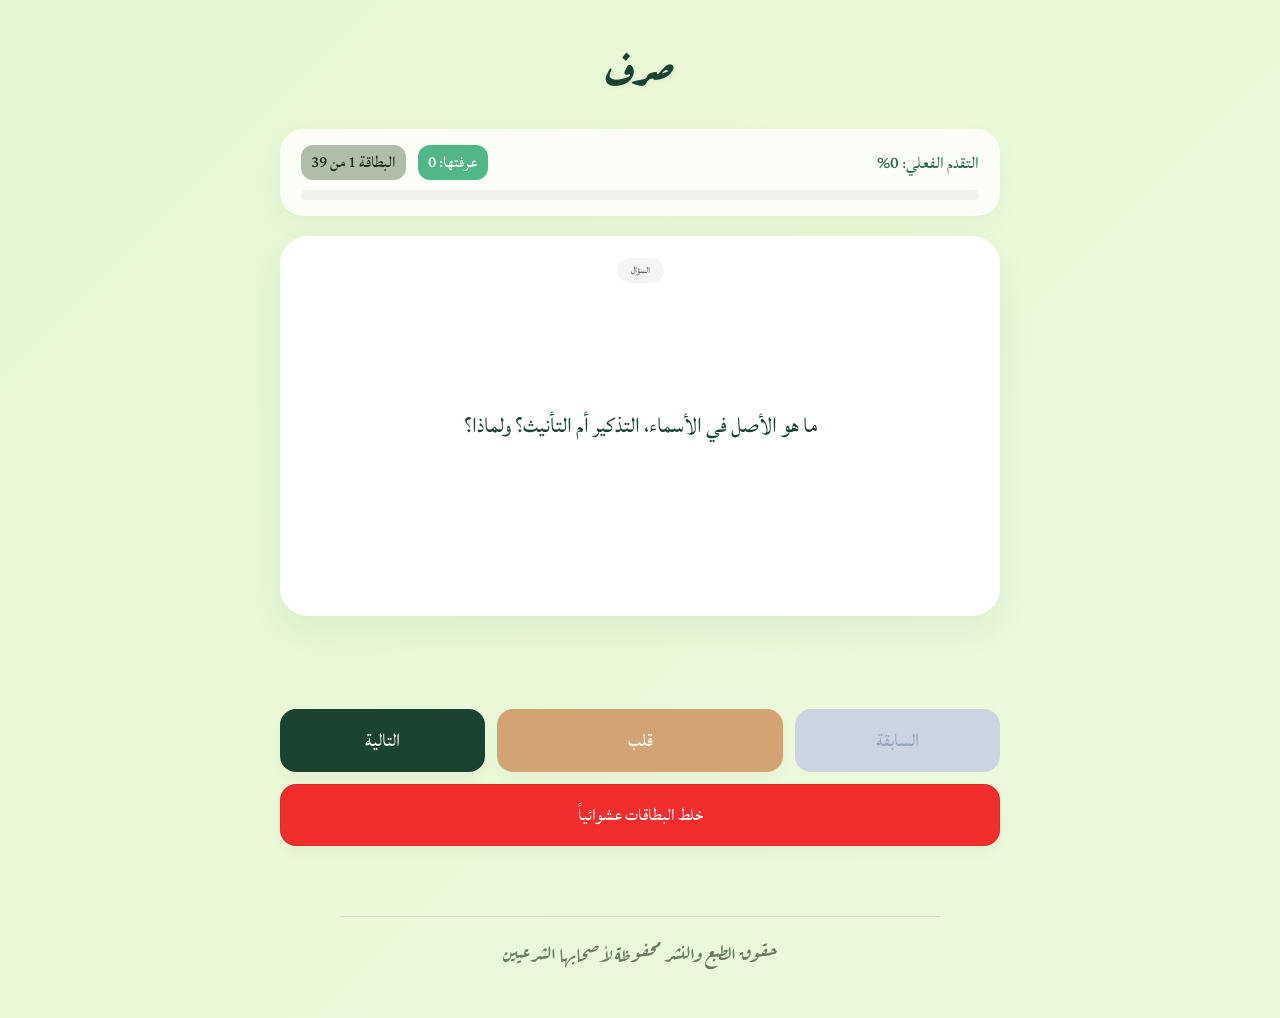
<file: flash/zorf.html>
<!DOCTYPE html>
<html lang="ar" direction="rtl">
<head>
  <meta charset="UTF-8" />
  <title>صرف فلاش - كفيف</title>
  <meta name="viewport" content="width=device-width, initial-scale=1.0"/>
  <meta property="og:image" content="../11.png" />
  <link rel="icon" type="image/png" href="../11.png"/>

  <link rel="preconnect" href="https://fonts.googleapis.com" />
   <link href="https://fonts.googleapis.com/css2?family=Aref+Ruqaa&family=Lateef&family=Montserrat:wght@500;700&display=swap" rel="stylesheet">

  <style>
    :root {
      --primary-color: #1b4332;
      --primary-light: #2d6a4f;
      --accent-color: #d4a373;
      --accent-hover: #c39262;
      --bg-gradient: linear-gradient(135deg, #e6f7d3 0%, #ecfadc 100%);
      --card-front-bg: #ffffff;
      --card-back-bg: #e8f5e9;
      --text-dark: #132a13;
      --success-color: #52b788;
      --danger-color: #e91f30;
    }

    * { box-sizing: border-box; margin: 0; padding: 0; }
    
    body {
      font-family: 'Lateef', sans-serif;
      background: var(--bg-gradient);
      min-height: 100vh;
      padding: 30px 20px;
      display: flex;
      flex-direction: column;
      align-items: center;
      direction: rtl;
      color: var(--text-dark);
    }
    
    .app-container {
      width: 100%;
      max-width: 720px;
      display: flex;
      flex-direction: column;
      align-items: center;
      gap: 20px;
    }

    .header {
      text-align: center;
      margin-bottom: 5px;
      animation: fadeInDown 0.6s ease-out;
    }

    h1 {
      font-family: 'Aref Ruqaa', serif;
      font-size: 44px;
      color: var(--primary-color);
      text-shadow: 2px 2px 4px rgba(0,0,0,0.03);
      margin-bottom: 5px;
    }

    .dashboard {
      width: 100%;
      background: rgba(255, 255, 255, 0.8);
      padding: 15px 20px;
      border-radius: 24px;
      box-shadow: 0 10px 30px rgba(0,0,0,0.03);
      backdrop-filter: blur(8px);
      border: 1px solid rgba(255,255,255,0.9);
      display: flex;
      flex-direction: column;
      gap: 10px;
    }

    .thafaas {
      display: flex;
      justify-content: space-between;
      align-items: center;
      font-size: 22px;
      color: var(--primary-light);
    }

    .dharaja {
      display: flex;
      gap: 12px;
    }

    .score-badge {
      padding: 2px 10px;
      border-radius: 12px;
      color: white;
      font-size: 21px;
    }
    .score-badge.mastered { background-color: var(--success-color); }
    .score-badge.review { background-color: #afbda9; color: var(--text-dark); }

    .progress-bar-bg {
      width: 100%;
      height: 10px;
      background-color: rgba(0, 0, 0, 0.05);
      border-radius: 10px;
      overflow: hidden;
    }

    .progress-bar-fill {
      height: 100%;
      width: 0%;
      background: linear-gradient(90deg, var(--success-color), var(--primary-light));
      border-radius: 10px;
      transition: width 0.4s cubic-bezier(0.4, 0, 0.2, 1);
    }

    .flashcard-wrapper {
      perspective: 1200px;
      width: 100%;
      height: 380px;
      cursor: pointer;
    }

    .flashcard {
      width: 100%;
      height: 100%;
      position: relative;
      transform-style: preserve-3d;
      transition: transform 0.6s cubic-bezier(0.4, 0, 0.2, 1);
    }

    .flashcard.flipped {
      transform: rotateY(180deg);
    }

    .card-side {
      position: absolute;
      width: 100%;
      height: 100%;
      backface-visibility: hidden;
      border-radius: 28px;
      padding: 35px;
      display: flex;
      flex-direction: column;
      justify-content: center;
      align-items: center;
      text-align: center;
      box-shadow: 0 15px 35px rgba(27, 67, 50, 0.06);
      border: 2px solid rgba(255,255,255,0.8);
      overflow-y: auto;
    }

    .flashcard-wrapper:hover .card-side {
      box-shadow: 0 25px 50px rgba(27, 67, 50, 0.15);
    }

    .side-front {
      background: var(--card-front-bg);
      color: var(--primary-color);
    }

    .side-back {
      background: var(--card-back-bg);
      color: var(--text-dark);
      transform: rotateY(180deg);
      border: 2px dashed var(--primary-light);
    }

    .side-hint {
      font-size: 12px;
      position: absolute;
      top: 20px;
      background: rgba(0, 0, 0, 0.04);
      padding: 4px 14px;
      border-radius: 30px;
      color: #555;
    }

    .card-text {
      font-size: 28px;
      line-height: 1.6;
      white-space: pre-line;
      word-break: break-word;
    }

    .assessment-row {
      display: flex;
      gap: 15px;
      width: 100%;
      animation: fadeIn 0.5s ease;
    }

    .assess-btn {
      flex: 1;
      font-family: 'Lateef', sans-serif;
      font-size: 20px;
      border: none;
      padding: 12px;
      border-radius: 16px;
      cursor: pointer;
      color: white;
      transition: all 0.2s ease;
      box-shadow: 0 4px 10px rgba(0,0,0,0.05);
    }
    .assess-btn.know { background-color: var(--success-color); }
    .assess-btn.know:hover { background-color: #40a073; }
    .assess-btn.dont-know { background-color: var(--danger-color); }
    .assess-btn.dont-know:hover { background-color: #d62839; }

    .controls-container {
      width: 100%;
      display: flex;
      flex-direction: column;
      gap: 12px;
    }

    .main-controls {
      display: flex;
      gap: 12px;
      width: 100%;
    }

    .game-btn {
      font-family: 'Lateef', sans-serif;
      font-size: 24px;
      border: none;
      padding: 14px 22px;
      border-radius: 16px;
      cursor: pointer;
      transition: all 0.2s ease;
      display: flex;
      align-items: center;
      justify-content: center;
      gap: 6px;
      box-shadow: 0 6px 15px rgba(0,0,0,0.03);
    }

    .btn-nav {
      background-color: var(--primary-color);
      color: white;
      flex: 2;
    }
    .btn-nav:hover:not(:disabled) {
      background-color: var(--primary-light);
    }

    .btn-flip {
      background-color: var(--accent-color);
      color: white;
      flex: 3;
    }
    .btn-flip:hover {
      background-color: var(--accent-hover);
    }

    .btn-utility {
      background-color: rgba(255, 255, 255, 0.8);
      color: var(--text-dark);
      border: 1px solid rgba(0,0,0,0.06);
      width: 100%;
      font-size: 22px;
    }
    .btn-utility:hover {
      background-color: #ffffff;
      color: var(--primary-light);
    }

    .game-btn:disabled {
      background-color: #cbd5e1;
      color: #94a3b8;
      cursor: not-allowed;
      transform: none !important;
      box-shadow: none !important;
    }

    .celebration-overlay {
      position: fixed;
      top: 0; left: 0; right: 0; bottom: 0;
      background: rgba(27, 67, 50, 0.95);
      z-index: 100;
      display: flex;
      flex-direction: column;
      justify-content: center;
      align-items: center;
      color: white;
      text-align: center;
      padding: 20px;
      opacity: 0;
      pointer-events: none;
      transition: opacity 0.5s ease;
    }
    .celebration-overlay.active {
      opacity: 1;
      pointer-events: auto;
    }
    .celebration-box {
      background: white;
      color: var(--text-dark);
      padding: 40px 30px;
      border-radius: 28px;
      max-width: 500px;
      width: 100%;
      box-shadow: 0 20px 50px rgba(0,0,0,0.3);
      transform: scale(0.8);
      transition: transform 0.5s cubic-bezier(0.34, 1.56, 0.64, 1);
    }
    .celebration-overlay.active .celebration-box {
      transform: scale(1);
    }
    .celebration-title {
      font-family: 'Aref Ruqaa', serif;
      font-size: 45px;
      color: var(--primary-color);
      margin-bottom: 15px;
    }

    .footer {
      font-family: 'Aref Ruqaa', serif;
      text-align: center;
      margin-top: 50px;
      padding: 20px 0;
      font-size: 20px;
      color: #2f4931;
      opacity: 0.7;
      border-top: 1px solid #ccc;
      width: 100%;
      max-width: 600px;
    }

    @keyframes fadeInDown {
      from { opacity: 0; transform: translateY(-20px); }
      to { opacity: 1; transform: translateY(0); }
    }
    @keyframes fadeIn { from { opacity: 0; } to { opacity: 1; } }

    @media (max-width: 600px) {
      h1 { font-size: 32px; }
      .flashcard-wrapper { height: 340px; }
      .card-text { font-size: 20px; }
      .main-controls { flex-direction: column; }
      .game-btn { width: 100%; }
    }
  </style>
</head>
<body>

  <div class="app-container">
    
    <div class="header">
      <h1>صرف</h1>
    </div>

    <div class="dashboard">
      <div class="thafaas">
        <div id="progressPercentage">التقدم الفعلي: 0%</div>
        <div class="dharaja">
          <span class="score-badge mastered" id="masteredCount">عرفتها: 0</span>
          <span class="score-badge review" id="cardProgress">البطاقة 0 من 0</span>
        </div>
      </div>
      <div class="progress-bar-bg">
        <div class="progress-bar-fill" id="progressBarFill"></div>
      </div>
    </div>

    <div class="flashcard-wrapper" onclick="toggleCardFlip()">
      <div class="flashcard" id="flashcardElement">
        <div class="card-side side-front">
          <span class="side-hint">السؤال</span>
          <div class="card-text" id="questionDisplay">جاري التحميل...</div>
        </div>
        <div class="card-side side-back">
          <span class="side-hint">الإجابة</span>
          <div class="card-text" id="answerDisplay">-</div>
        </div>
      </div>
    </div>

    <div class="assessment-row" id="assessmentRow" style="visibility: hidden;">
      <button class="assess-btn know" onclick="markCard(true)">عرفت الإجابة</button>
      <button class="assess-btn dont-know" onclick="markCard(false)">أحتاج لمراجعتها</button>
    </div>

    <div class="controls-container">
      <div class="main-controls">
        <button class="game-btn btn-nav" id="prevCardBtn" onclick="event.stopPropagation(); changeCard(-1)">السابقة</button>
        <button class="game-btn btn-flip" id="flipCardBtn" onclick="event.stopPropagation(); toggleCardFlip();">قلب</button>
        <button class="game-btn btn-nav" id="nextCardBtn" onclick="event.stopPropagation(); changeCard(1)">التالية</button>
      </div>
      
      <button style="background-color: rgb(241, 45, 45); color: #ffffff;" class="game-btn btn-utility" onclick="event.stopPropagation(); shuffleCards()">خلط البطاقات عشوائياً</button>
    </div>

    <footer class="footer">
      حقوق الطبع والنشر محفوظة لأصحابها الشرعيين
    </footer>

  </div>

  <div class="celebration-overlay" id="celebrationOverlay">
    <div class="celebration-box">
      <div class="celebration-title">صفق نفسك! (بالسبابتان)</div>
      <p style="font-size: 20px; margin-bottom: 20px; line-height: 1.6;">بسم الله ماشاءالله! ما هذه الاجابات الجميالة. لا أحد يستطيع أن يكون مثلك</p>
      <div style="background: #f4fbf4; padding: 15px; border-radius: 16px; margin-bottom: 25px; color: var(--primary-color);" id="finalScoreText">
        البطاقات التي عرفتها: 0 من 0
      </div>
      <button class="game-btn btn-flip" style="width:100%;" onclick="restartDeck()">إعادة المذاكرة من جديد</button>
    </div>
  </div>

  <script>
let flashcards = [
  { q: "ما هو الأصل في الأسماء، التذكير أم التأنيث؟ ولماذا؟", a: "الأصل هو التذكير، والتأنيث فرع عنه؛ لذلك لا يحتاج المذكر إلى علامة تأنيث." },
  { q: "إلى ماذا تنقسم علامات التأنيث الظاهرة؟ وما أشهرها؟", a: "تنقسم إلى: التاء، الألف المقصورة، والألف الممدودة. وأشهرها التاء." },
  { q: "ما هي علامة التأنيث المقدرة؟", a: "هي التاء فقط، وتكون غير ظاهرة في اللفظ." },
  { q: "كيف يُستدل على تأنيث الاسم إذا كانت التاء مقدرة؟ (اذكر الأدلة الأربعة)", a: "1. عود الضمير إليه مؤنثاً.\n2. الإشارة إليه بما يشار به للمؤنث.\n3. وصفه بالمؤنث.\n4. ثبوت التاء في تصغيره." },
  { q: "ما الغرض من إلحاق تاء التأنيث بالكلمات؟ وأين يكثر ذلك؟", a: "الغرض هو تمييز المؤنث عن المذكر، ويكثر ذلك في الصفات لا الأسماء الجامدة." },
  { q: "ما حكم الصفة التي على وزن (فَعِيل) بمعنى (مَفْعُول) واستعملت كاسم؟", a: "يجب إلحاق تاء التأنيث بها، مثل: نطيحة، ذبيحة." },
  { q: "ما حكم الصفة التي على وزن (فَعِيل) بمعنى (فَاعِل) واستعملت كاسم؟", a: "يكثر إلحاق تاء التأنيث بها، مثل: كريمة، عظيمة، شريفة." },
  { q: "ما حكم الصفة التي على وزن (فَعِيل) بمعنى (مَفْعُول) واستعملت كصفة لمؤنث؟", a: "يقل إلحاق تاء التأنيث بها، مثل: امرأة جريح، صريع، قتيل." },
  { q: "ما حكم الصفة التي على وزن (فَعُول) بمعنى (مَفْعُول) واستعملت كاسم؟", a: "يجوز فيها إلحاق التاء وعدم إلحاقها دون ترجيح، مثل: حلوب وحلوبة، ركوب وركوبة." },
  { q: "ما هي الأوزان الأربعة التي يمتنع إلحاق تاء التأنيث بها؟", a: "الأوزان هي: مِفْعَل، مِفْعَال، مِفْعِيل، وفَعُول (بمعنى فاعل مثل صبور وشكور)." },
  { q: "اذكر الأوزان (فُعْلَى، فَعْلَى، فَعَلَى، فُعَلَى) للمقصورة مع مثال لكل منها.", a: "* فُعْلَى: حبلى.\n* فَعْلَى: جرحى.\n* فَعَلَى: بردى.\n* فُعَلَى: أربى." },
  { q: "اذكر الأوزان (فُعَالَى، فُعَّلَى., فِعَلَّى، فِعِّيلَى) للمقصورة مع مثال لكل منها.", a: "* فُعَالَى: حبارى.\n* فُعَّلَى: هوَّهى.\n* فِعَلَّى: سبطرى.\n* فِعِّيلَى: حثيثى." },
  { q: "اذكر الأوزان (فِعْلَى، فُعُلَّى، فُعَّيْلَى، فُعَّالَى) للمقصورة مع مثال لكل منها.", a: "* فِعْلَى: ذكرى.\n* فُعُلَّى: حُذُرَّى.\n* فُعَّيْلَى: لغيزى.\n* فُعَّالَى: خبازى." },
  { q: "اذكر الأوزان (فَعْلَاء، أَفْعِلَاء، فَعْلَلَاء، فُعُلَّاء) للممدودة مع مثال لكل منها.", a: "* فَعْلَاء: صحراء.\n* أَفْعِلَاء: أربعاء.\n* فَعْلَلَاء: عقرباء.\n* فُعُلَّاء: قرفصاء." },
  { q: "اذكر الأوزان (فَاعُولَاء، فَاعِلَاء، فِعْلِيَاء، مَفْعُولَاء) للممدودة مع مثال لكل منها.", a: "* فَاعُولَاء: عاشوراء.\n* فَاعِلَاء: قاصعاء.\n* فِعْلِيَاء: كبرياء.\n* مَفْعُولَاء: مشيوخاء." },
  { q: "اذكر الأوزان (فِعَالاء، فُنْعُلَاء، فَعِيلَاء، فُعَيْلَاء) للممدودة مع مثال لكل منها.", a: "* فِعَالاء: قصاصاء.\n* فُنْعُلَاء: خنفساء.\n* فَعِيلَاء: قريثاء.\n* فُعَيْلَاء: خيلى." },
  { q: "ما هو الاسم الصحيح؟ مع مثال.", a: "هو كل اسم معرب آخره حرف صحيح، مثل: محمد، بيت." },
  { q: "ما هو الاسم المنقوص؟ مع مثال.", a: "هو كل اسم معرب آخره ياء مكسور ما قبلها، مثل: قاضي، هادي." },
  { q: "ما هو الاسم المقصور؟ مع مثال.", a: "هو كل اسم معرب آخره ألف مفتوح ما قبلها، مثل: ندى، دنيا." },
  { q: "ما هو الاسم الممدود؟ مع مثال.", a: "هو كل اسم معرب آخره همزة قبلها ألف زائدة، مثل: صحراء، بناء." },
  { q: "كيف يُثنى الاسم الصحيح ويُجمع جمعاً سالماً؟", a: "لا يحدث فيه أي تغيير، وتلحقه علامات التثنية أو الجمع مباشرة (طالب ← طالبان / مجتهد ← مجتهدون)." },
  { q: "ما حكم ياء المنقوص عند التثنية؟", a: "إذا كانت موجودة تبقى (القاضي ← القاضيان)، وإذا كانت محذوفة تُرَدّ (قاضٍ ← قاضيان)." },
  { q: "ما حكم ألف المقصور عند التثنية إذا كانت رابعة فصاعداً؟", a: "يجب قلبها ياءً دائماً، مثل: ملهى ← ملهيان، مستشفى ← مستشفيان." },
  { q: "ما حكم ألف المقصور عند التثنية إذا كانت ثالثة؟", a: "تُرَدّ إلى أصلها الواو أو الياء (رضا ← رضوان / هدى ← هديان). وإن كانت أصلية وأُميلت تقلب ياءً (متى ← متيان)، وإن لم تُمَل تقلب واواً (ألا ← ألوان)." },
  { q: "ما حكم همزة الممدود عند التثنية والجمع إذا كانت أصلية أو زائدة للتأنيث؟", a: "الأصلية تبقى كما هي (إنشاء ← إنشاءان)، والزائدة للتأنيث تقلب واواً (صحراء ← صحراوان / صحراوات)." },
  { q: "ما حكم همزة الممدود عند التثنية والجمع إذا كانت منقلبة عن أصل؟ وما الأرجح؟", a: "جاز بقاؤها وجاز قلبها واواً، والأرجح هو بقاؤها (بناء ← بناءان أو بناوان)." },
  { q: "كيف يُجمع الاسم المنقوص جمع مذكر سالماً؟", a: "تُحذف ياؤه، ويُضم ما قبل الواو في الرفع، ويُكسر ما قبل الياء في النصب والجر (القاضي ← القاضُون / القاضِيرن)." },
  { q: "كيف يُجمع الاسم المقصور جمع مذكر سالماً؟ وما حركة الحرف قبل علامة الجمع؟", a: "تُحذف ألفه مطلقاً، ويجب فتح ما قبلها للدلالة عليها (المصطفى ← المصطفَون / المصطفَين)." },
  { q: "ما الملاحظة الهامة عند جمع الاسم المقصور المختوم بتاء تأنيث جمع مؤنث سالماً؟", a: "ملاحظة: يجب حذف تاء التأنيث أولاً حتى لا تجتمع علامتا تأنيث في كلمة واحدة (فتاة ← فتيات)." },
  { q: "ما هي الشروط الستة لاتباع حركة عين الاسم لحركة فائه عند جمعه جمع مؤنث سالماً؟", a: "أن يكون الاسم: اسماً، مؤنثاً، ثلاثياً، ساكن العين، غير معتلها، وغير مضعفها." },
  { q: "ما حركة العين بعد الجمع للأوزان التالية: فَعْلَة، فِعْلَة، فُعْلَة؟", a: "* فَعْلَة ← تفتح العين (فَعَلَات) مثل دَعْدَات.\n* فِعْلَة ← تكسر العين (فِعِلَات) مثل هِنِدَات.\n* فُعْلَة ← تضم العين (فُعُلَات) مثل حُجُرَات." },
  { q: "ما الأوجه الجائزة إذا كانت فاء الاسم الثلاثي المؤنث مكسورة أو مضمومة؟", a: "يجوز ثلاثة أوجه: الإتباع، أو فتح العين، أو تسكين العين (مثل: هِنِدَات، هِنَدَات، هِنْدَات)." },
  { q: "متى يمتنع إتباع حركة العين للفاء في الجمع؟", a: "1. إذا كانت الفاء مضمومة واللام ياء (دُمْيَة).\n2. إذا كانت الفاء مكسورة واللام واو (رِشْوَة)." },
  { q: "ما هو جمع التكسير؟ وكم عدد أوزانه المشهورة؟", a: "هو ما دل على ثلاثة فأكثر بتغيير صورة مفرده لفظاً أو تقديراً. وعدد أوزانه المشهورة 27 وزناً." },
  { q: "اذكر أمثلة لصور التغيير اللفظي الثلاث في جمع التكسير.", a: "* تغيير بالشكل فقط: أَسَد ← أُسْد.\n* تغيير بالزيادة فقط: صِنْو ← صِنْوَان.\n* تغيير بالنقص فقط: تُخَمَة ← تُخَم." },
  { q: "ما هو التغيير المقدر في جمع التكسير؟ مع مثال.", a: "هو ما استُعمل فيه اللفظ نفسه للمفرد والجمع دون تغيير ظاهري، مثل كلمة (فُلْك)." },
  { q: "ما الفرق بين أبنية القلة وأبنية الكثرة من حيث العدد والدلالة؟", a: "أبنية القلة 4 أوزان وتدل على العدد من 3 إلى 10. أبنية الكثرة 23 وزناً وتدل على ما زاد على العشرة." },
  { q: "ما هي أوزان أبنية القلة الأربعة؟ مع مثال لكل منها.", a: "1. أَفْعِلَة (أسلحة).\n2. أَفْعُل (أنفس).\n3. فِعْلَة (فتية).\n4. أَفْعَال (أجمال)." },
  { q: "اذكر أوزان أبنية الكثرة الستة الواردة في الملف مع مثال لكل منها.", a: "1. فُعْل (حُمْر).\n2. فُعَل (غُرَف).\n3. فَعْلَى (قَتْلَى).\n4. فِعْلَان (غِلْمَان).\n5. فَعَائِل (رَسَائِل).\n6. فُعَلَاء (شُعَرَاء)." }
];

    let currentCardIndex = 0;
    let masteredCards = new Set(); 

    window.onload = function() {
      renderCard();
    };

    function renderCard() {
      const total = flashcards.length;
      const progressPercent = total > 1 ? Math.round((currentCardIndex / (total - 1)) * 100) : 0;
      
      document.getElementById("progressPercentage").innerText = `التقدم الفعلي: ${progressPercent}%`;
      document.getElementById("cardProgress").innerText = `البطاقة ${currentCardIndex + 1} من ${total}`;
      document.getElementById("progressBarFill").style.width = `${progressPercent}%`;
      document.getElementById("masteredCount").innerText = `عرفتها: ${masteredCards.size}`;

      document.getElementById("questionDisplay").innerText = flashcards[currentCardIndex].q;
      document.getElementById("answerDisplay").innerText = flashcards[currentCardIndex].a;

      document.getElementById("prevCardBtn").disabled = (currentCardIndex === 0);
      document.getElementById("nextCardBtn").disabled = (currentCardIndex === total - 1);
    }

    function toggleCardFlip() {
      const card = document.getElementById("flashcardElement");
      card.classList.toggle("flipped");
      
      const assessRow = document.getElementById("assessmentRow");
      if (card.classList.contains("flipped")) {
        assessRow.style.visibility = "visible";
      } else {
        assessRow.style.visibility = "hidden";
      }
    }

    function resetCardFlip() {
      document.getElementById("flashcardElement").classList.remove("flipped");
      document.getElementById("assessmentRow").style.visibility = "hidden";
    }

    function changeCard(direction) {
      const targetIndex = currentCardIndex + direction;
      if (targetIndex >= 0 && targetIndex < flashcards.length) {
        resetCardFlip();
        setTimeout(() => {
          currentCardIndex = targetIndex;
          renderCard();
        }, 180);
      }
    }

    function markCard(isMastered) {
      if (isMastered) {
        masteredCards.add(currentCardIndex);
      } else {
        masteredCards.delete(currentCardIndex);
      }
      
      if (currentCardIndex < flashcards.length - 1) {
        changeCard(1);
      } else {
        document.getElementById("finalScoreText").innerText = `البطاقات التي عرفتها بشكل متقن: ${masteredCards.size} من أصل ${flashcards.length}`;
        document.getElementById("celebrationOverlay").classList.add("active");
      }
    }

    function shuffleCards() {
      resetCardFlip();
      setTimeout(() => {
        for (let i = flashcards.length - 1; i > 0; i--) {
          const j = Math.floor(Math.random() * (i + 1));
          [flashcards[i], flashcards[j]] = [flashcards[j], flashcards[i]];
        }
        currentCardIndex = 0;
        masteredCards.clear();
        renderCard();
        alert("تم إعادة ترتيب البطاقات عشوائياً.");
      }, 200);
    }

    function restartDeck() {
      document.getElementById("celebrationOverlay").classList.remove("active");
      currentCardIndex = 0;
      masteredCards.clear();
      resetCardFlip();
      renderCard();
    }

    window.addEventListener("keydown", function(e) {
      if (e.code === "Space") {
        e.preventDefault(); 
        toggleCardFlip();
      } else if (e.key === "ArrowRight") {
        changeCard(-1); 
      } else if (e.key === "ArrowLeft") {
        changeCard(1);  
      }
    });
  </script>
</body>
</html>
</file>
